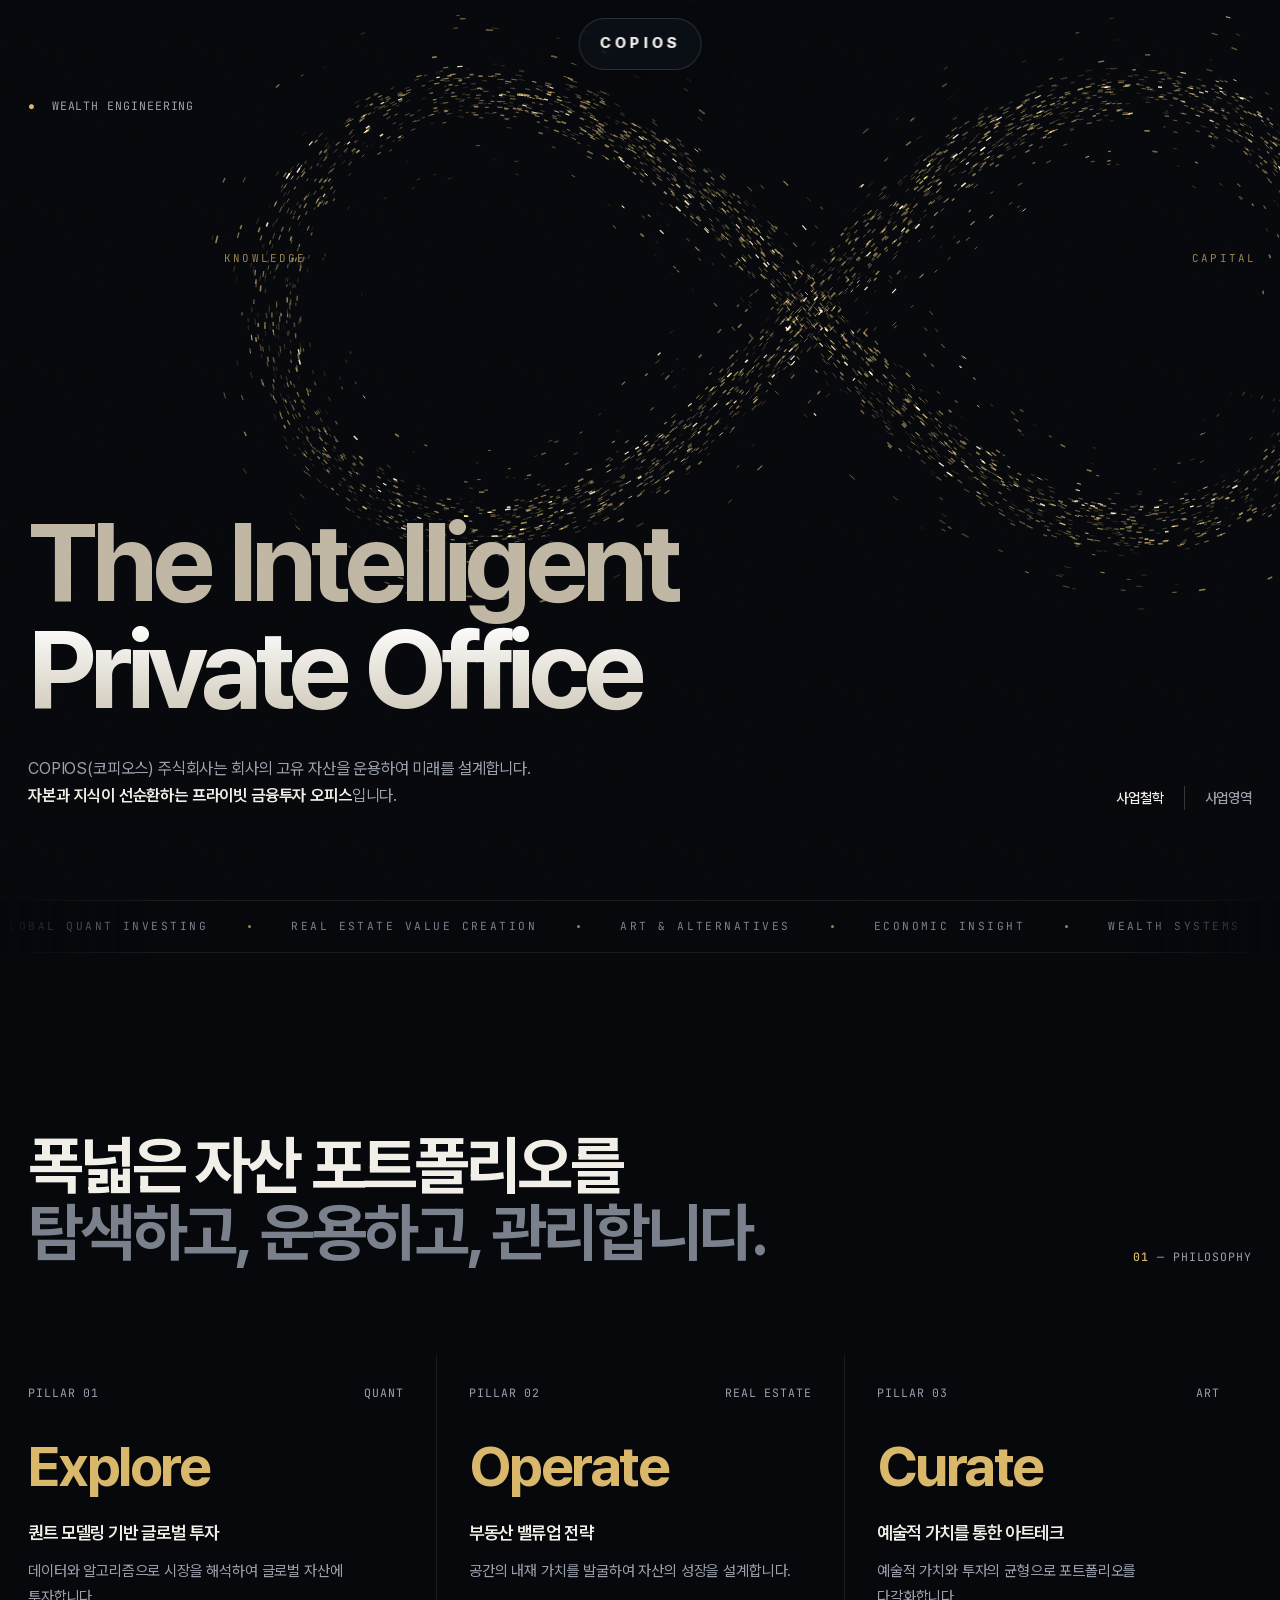
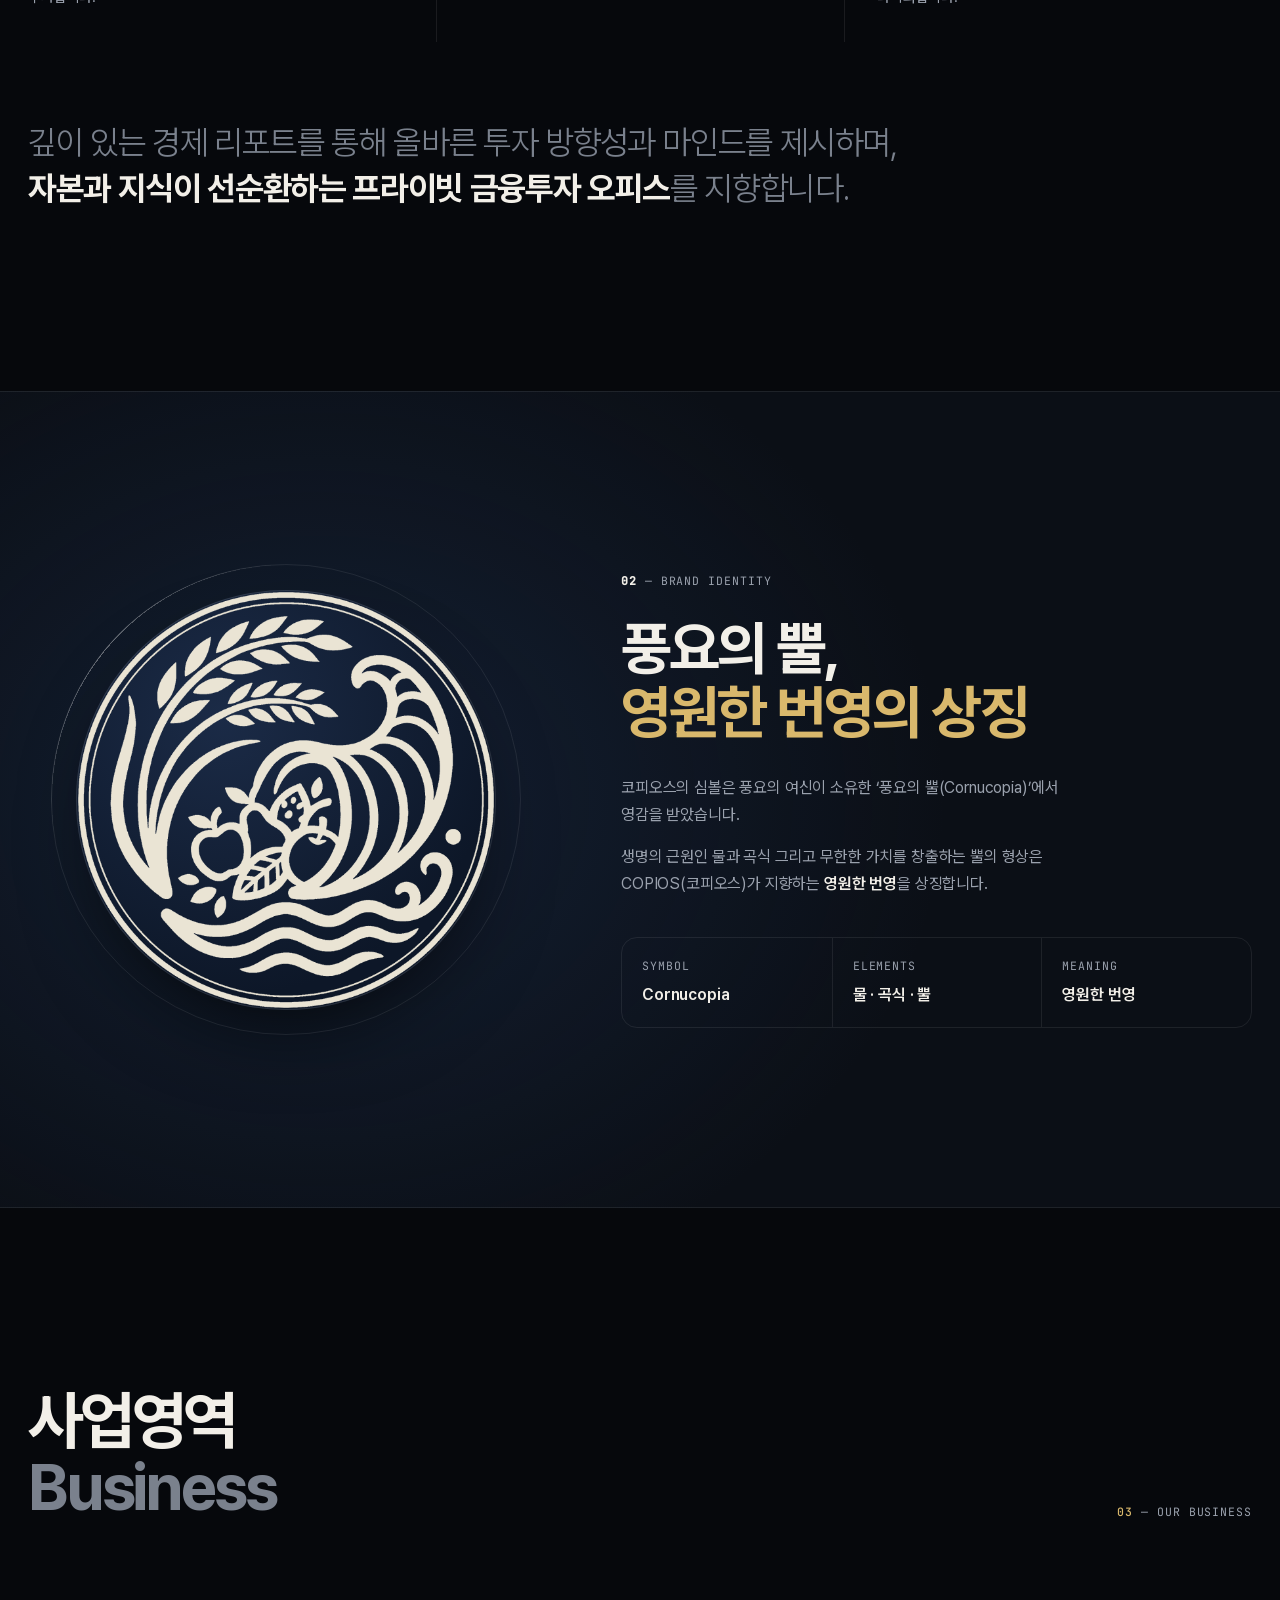
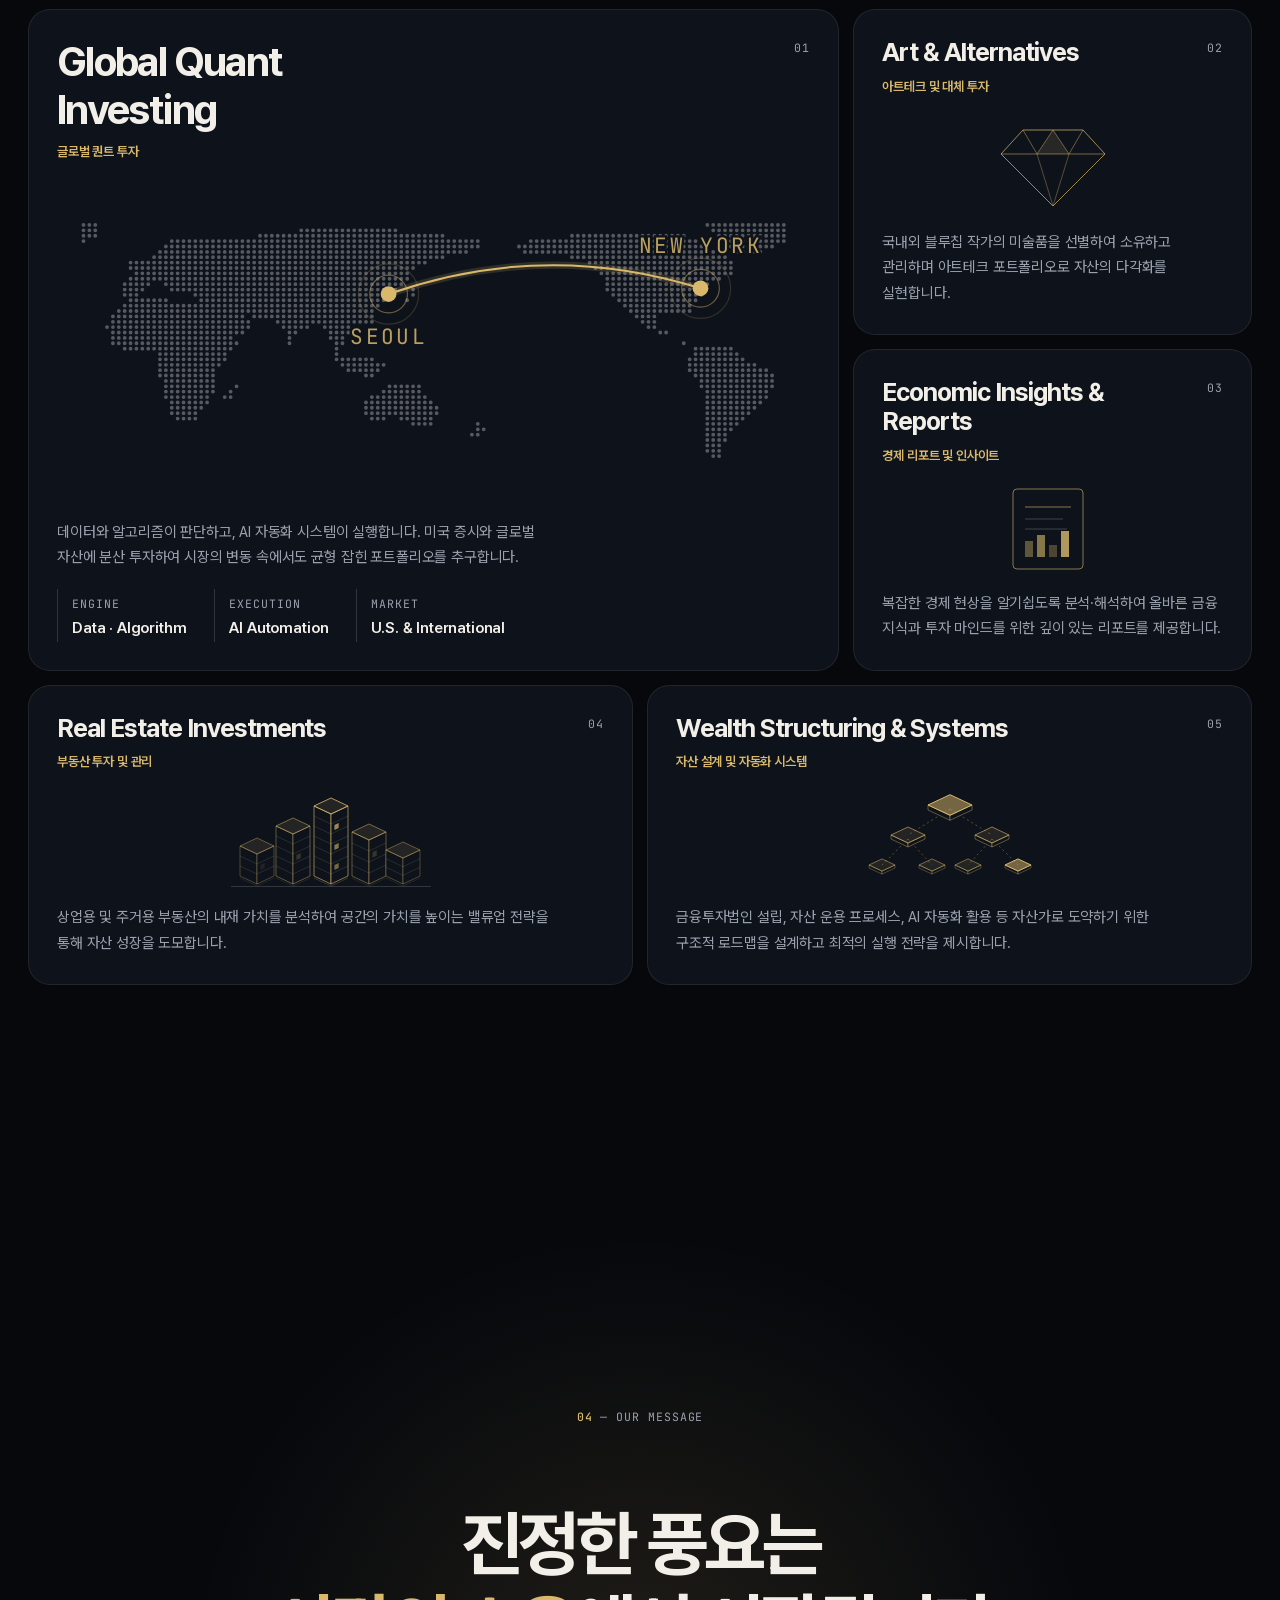
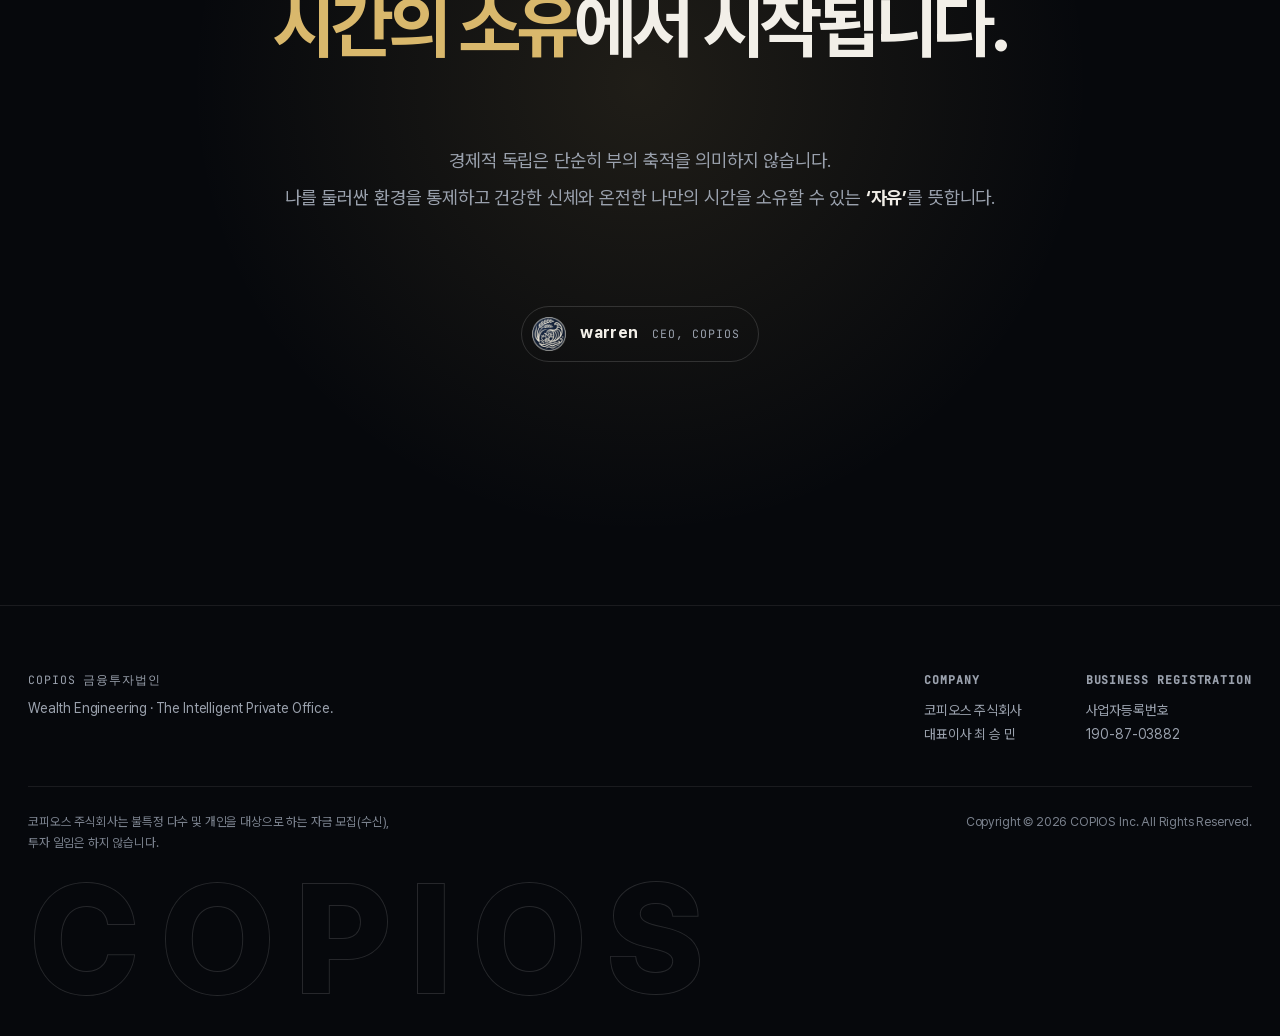
<file: index.html>
<!DOCTYPE html>
<html lang="ko">
<head>
  <meta charset="UTF-8" />
  <meta name="viewport" content="width=device-width, initial-scale=1.0" />
  <meta name="description" content="자본과 지식이 선순환하는 프라이빗 금융투자 오피스. The Intelligent Private Office." />
  <meta http-equiv="Content-Security-Policy" content="default-src 'self'; script-src 'self' 'unsafe-inline'; style-src 'self' 'unsafe-inline'; img-src 'self' data:; font-src 'self' data:; frame-src blob:; object-src 'none'; base-uri 'none'; form-action 'none'" />
  <meta name="referrer" content="strict-origin-when-cross-origin" />
  <meta name="robots" content="index, follow, max-image-preview:large" />
  <meta name="theme-color" content="#06080c" />
  <title>COPIOS 금융투자법인</title>
  <link rel="canonical" href="https://copios.co.kr/" />
  <meta property="og:type" content="website" />
  <meta property="og:site_name" content="COPIOS 금융투자법인" />
  <meta property="og:title" content="COPIOS 금융투자법인" />
  <meta property="og:description" content="자본과 지식이 선순환하는 프라이빗 오피스" />
  <meta property="og:url" content="https://copios.co.kr/" />
  <meta property="og:locale" content="ko_KR" />
  <meta property="og:image" content="https://copios.co.kr/assets/og3.jpg" />
  <meta property="og:image:type" content="image/jpeg" />
  <meta property="og:image:width" content="1200" />
  <meta property="og:image:height" content="630" />
  <meta property="og:image:alt" content="COPIOS — The Intelligent Private Office" />
  <meta name="twitter:card" content="summary_large_image" />
  <meta name="twitter:title" content="COPIOS 금융투자법인" />
  <meta name="twitter:description" content="자본과 지식이 선순환하는 프라이빗 오피스" />
  <meta name="twitter:image" content="https://copios.co.kr/assets/og3.jpg" />
  <link rel="icon" href="assets/logo.png" />
  <link rel="apple-touch-icon" href="assets/touch-icon.png" />
  <link rel="stylesheet" href="assets/fonts/pretendard/pretendardvariable-dynamic-subset.css" />
  <link rel="stylesheet" href="css/style.css" />
  <script type="application/ld+json">
  {"@context":"https://schema.org","@type":"Organization","@id":"https://copios.co.kr/#org","name":"코피오스 주식회사","alternateName":["COPIOS","코피오스","COPIOS Inc.","COPIOS 금융투자법인","COPIOS 투자법인","코피오스 금융투자법인","코피오스 투자법인"],"url":"https://copios.co.kr/","logo":{"@type":"ImageObject","url":"https://copios.co.kr/assets/logo.png","width":800,"height":800},"image":"https://copios.co.kr/assets/og3.jpg","slogan":"The Intelligent Private Office","description":"COPIOS(코피오스) 주식회사는 회사의 고유 자산을 운용하여 미래를 설계합니다. 자본과 지식이 선순환하는 프라이빗 금융투자 오피스입니다.","taxID":"190-87-03882","address":{"@type":"PostalAddress","addressCountry":"KR"},"knowsLanguage":["ko","en"]}
  </script>
</head>
<body>

<div class="grain" aria-hidden="true"></div>

<nav class="nav" aria-label="주 메뉴">
  <a class="brand" href="#top">COPIOS</a>
  <a class="l" href="#philosophy">Philosophy</a>
  <a class="l" href="#identity">Identity</a>
  <a class="l" href="#business">Business</a>
  <a class="l" href="#message">Message</a>
</nav>

<main id="top">
  <section class="hero">
    <canvas id="cycle" aria-hidden="true"></canvas>
    <span class="loop-tag" id="tagA" aria-hidden="true">CAPITAL</span>
    <span class="loop-tag" id="tagB" aria-hidden="true">KNOWLEDGE</span>
    <div class="hero-top"><div class="w"><span class="mono"><b>●</b>&nbsp; Wealth Engineering</span></div></div>
    <div class="hero-mid">
      <div class="w">
        <h1 class="fx"><span class="a">The Intelligent</span><span class="b">Private Office</span></h1>
        <div class="hero-row fx">
          <p>COPIOS(코피오스) 주식회사는 회사의 고유 자산을 운용하여 미래를 설계합니다.<br /><b>자본과 지식이 선순환하는 프라이빗 금융투자 오피스</b>입니다.</p>
          <div class="btns"><a class="btn p" href="#philosophy">사업철학</a><a class="btn g" href="#business">사업영역</a></div>
        </div>
      </div>
    </div>
  </section>

  <div class="marq" aria-hidden="true"><div class="marq-in">
    <span>Global Quant Investing</span><span>Real Estate Value Creation</span><span>Art &amp; Alternatives</span><span>Economic Insight</span><span>Wealth Systems</span>
    <span>Global Quant Investing</span><span>Real Estate Value Creation</span><span>Art &amp; Alternatives</span><span>Economic Insight</span><span>Wealth Systems</span>
    <span>Global Quant Investing</span><span>Real Estate Value Creation</span><span>Art &amp; Alternatives</span><span>Economic Insight</span><span>Wealth Systems</span>
    <span>Global Quant Investing</span><span>Real Estate Value Creation</span><span>Art &amp; Alternatives</span><span>Economic Insight</span><span>Wealth Systems</span>
    <span>Global Quant Investing</span><span>Real Estate Value Creation</span><span>Art &amp; Alternatives</span><span>Economic Insight</span><span>Wealth Systems</span>
    <span>Global Quant Investing</span><span>Real Estate Value Creation</span><span>Art &amp; Alternatives</span><span>Economic Insight</span><span>Wealth Systems</span>
  </div></div>

  <section class="sec" id="philosophy">
    <div class="w">
      <div class="head">
        <h2 class="fx">폭넓은 자산 포트폴리오를<br /><span>탐색하고, 운용하고, 관리합니다.</span></h2>
        <p class="mono fx"><b>01</b> — Philosophy</p>
      </div>
      <div class="verbs">
        <article class="verb fx"><div class="mono"><span>Pillar 01</span><span>Quant</span></div><div class="big"><em>Explore</em></div><h3>퀀트 모델링 기반 글로벌 투자</h3><p>데이터와 알고리즘으로 시장을 해석하여 글로벌 자산에 투자합니다.</p></article>
        <article class="verb fx"><div class="mono"><span>Pillar 02</span><span>Real Estate</span></div><div class="big"><em>Operate</em></div><h3>부동산 밸류업 전략</h3><p>공간의 내재 가치를 발굴하여 자산의 성장을 설계합니다.</p></article>
        <article class="verb fx"><div class="mono"><span>Pillar 03</span><span>Art</span></div><div class="big"><em>Curate</em></div><h3>예술적 가치를 통한 아트테크</h3><p>예술적 가치와 투자의 균형으로 포트폴리오를 다각화합니다.</p></article>
      </div>
      <p class="statement fx"><span>깊이 있는 경제 리포트를 통해 올바른 투자 방향성과 마인드를 제시하며,</span><br /><b>자본과 지식이 선순환하는 프라이빗 금융투자 오피스</b><span>를 지향합니다.</span></p>
    </div>
  </section>

  <section class="sec id" id="identity">
    <div class="w id-grid">
      <div class="emb fx" role="img" aria-label="COPIOS 심볼 — 풍요의 뿔(Cornucopia)"><div class="disc"></div><div class="img"></div></div>
      <div class="id-copy">
        <p class="mono fx"><b>02</b> — Brand Identity</p>
        <h2 class="fx">풍요의 뿔,<span>영원한 번영의 상징</span></h2>
        <p class="fx">코피오스의 심볼은 풍요의 여신이 소유한 ‘풍요의 뿔(Cornucopia)’에서 영감을 받았습니다.</p>
        <p class="fx">생명의 근원인 물과 곡식 그리고 무한한 가치를 창출하는 뿔의 형상은 COPIOS(코피오스)가 지향하는 <b>영원한 번영</b>을 상징합니다.</p>
        <dl class="spec fx">
          <div><dt class="mono">Symbol</dt><dd>Cornucopia</dd></div>
          <div><dt class="mono">Elements</dt><dd>물 · 곡식 · 뿔</dd></div>
          <div><dt class="mono">Meaning</dt><dd>영원한 번영</dd></div>
        </dl>
      </div>
    </div>
  </section>

  <section class="sec" id="business">
    <div class="w">
      <div class="head">
        <h2 class="fx">사업영역<br /><span>Business</span></h2>
        <p class="mono fx"><b>03</b> — Our Business</p>
      </div>
      <div class="bento">
        <article class="tile t1 fx">
          <div class="top"><div><h3>Global Quant<br />Investing</h3><p class="kr">글로벌 퀀트 투자</p></div><span class="mono">01</span></div>
          <div class="viz">
            <svg class="chart" viewBox="0 0 640 220" width="100%" preserveAspectRatio="xMidYMid meet" aria-hidden="true"><defs><linearGradient id="ga" x1="0" y1="0" x2="0" y2="1"><stop offset="0" stop-color="#d9b86c" stop-opacity=".28"/><stop offset="1" stop-color="#d9b86c" stop-opacity="0"/></linearGradient></defs><path d="M552.5 11h0M557.5 11h0M562.5 11h0M567.5 11h0M572.5 11h0M577.5 11h0M582.5 11h0M587.5 11h0M592.5 11h0M597.5 11h0M602.5 11h0M607.5 11h0M612.5 11h0M617.5 11h0M22.5 11h0M27.5 11h0M32.5 11h0M557.5 15.6h0M562.5 15.6h0M567.5 15.6h0M572.5 15.6h0M577.5 15.6h0M582.5 15.6h0M587.5 15.6h0M592.5 15.6h0M597.5 15.6h0M602.5 15.6h0M607.5 15.6h0M612.5 15.6h0M617.5 15.6h0M22.5 15.6h0M27.5 15.6h0M32.5 15.6h0M207.5 15.6h0M212.5 15.6h0M217.5 15.6h0M222.5 15.6h0M227.5 15.6h0M232.5 15.6h0M237.5 15.6h0M242.5 15.6h0M247.5 15.6h0M252.5 15.6h0M257.5 15.6h0M262.5 15.6h0M267.5 15.6h0M272.5 15.6h0M277.5 15.6h0M282.5 15.6h0M287.5 15.6h0M437.5 20.2h0M442.5 20.2h0M447.5 20.2h0M452.5 20.2h0M457.5 20.2h0M462.5 20.2h0M467.5 20.2h0M472.5 20.2h0M477.5 20.2h0M482.5 20.2h0M487.5 20.2h0M492.5 20.2h0M497.5 20.2h0M502.5 20.2h0M507.5 20.2h0M512.5 20.2h0M517.5 20.2h0M522.5 20.2h0M527.5 20.2h0M532.5 20.2h0M562.5 20.2h0M567.5 20.2h0M572.5 20.2h0M577.5 20.2h0M582.5 20.2h0M587.5 20.2h0M592.5 20.2h0M597.5 20.2h0M602.5 20.2h0M607.5 20.2h0M612.5 20.2h0M617.5 20.2h0M22.5 20.2h0M27.5 20.2h0M32.5 20.2h0M172.5 20.2h0M177.5 20.2h0M182.5 20.2h0M187.5 20.2h0M192.5 20.2h0M197.5 20.2h0M202.5 20.2h0M207.5 20.2h0M212.5 20.2h0M217.5 20.2h0M222.5 20.2h0M227.5 20.2h0M232.5 20.2h0M237.5 20.2h0M242.5 20.2h0M247.5 20.2h0M252.5 20.2h0M257.5 20.2h0M262.5 20.2h0M267.5 20.2h0M272.5 20.2h0M277.5 20.2h0M282.5 20.2h0M287.5 20.2h0M292.5 20.2h0M297.5 20.2h0M302.5 20.2h0M307.5 20.2h0M312.5 20.2h0M317.5 20.2h0M322.5 20.2h0M327.5 20.2h0M402.5 24.7h0M407.5 24.7h0M412.5 24.7h0M417.5 24.7h0M422.5 24.7h0M427.5 24.7h0M432.5 24.7h0M437.5 24.7h0M442.5 24.7h0M447.5 24.7h0M452.5 24.7h0M457.5 24.7h0M462.5 24.7h0M467.5 24.7h0M472.5 24.7h0M477.5 24.7h0M482.5 24.7h0M487.5 24.7h0M492.5 24.7h0M497.5 24.7h0M502.5 24.7h0M507.5 24.7h0M512.5 24.7h0M517.5 24.7h0M522.5 24.7h0M527.5 24.7h0M532.5 24.7h0M537.5 24.7h0M542.5 24.7h0M567.5 24.7h0M572.5 24.7h0M577.5 24.7h0M582.5 24.7h0M587.5 24.7h0M592.5 24.7h0M597.5 24.7h0M602.5 24.7h0M607.5 24.7h0M612.5 24.7h0M617.5 24.7h0M22.5 24.7h0M97.5 24.7h0M102.5 24.7h0M107.5 24.7h0M112.5 24.7h0M117.5 24.7h0M122.5 24.7h0M127.5 24.7h0M132.5 24.7h0M137.5 24.7h0M142.5 24.7h0M147.5 24.7h0M152.5 24.7h0M157.5 24.7h0M162.5 24.7h0M167.5 24.7h0M172.5 24.7h0M177.5 24.7h0M182.5 24.7h0M187.5 24.7h0M192.5 24.7h0M197.5 24.7h0M202.5 24.7h0M207.5 24.7h0M212.5 24.7h0M217.5 24.7h0M222.5 24.7h0M227.5 24.7h0M232.5 24.7h0M237.5 24.7h0M242.5 24.7h0M247.5 24.7h0M252.5 24.7h0M257.5 24.7h0M262.5 24.7h0M267.5 24.7h0M272.5 24.7h0M277.5 24.7h0M282.5 24.7h0M287.5 24.7h0M292.5 24.7h0M297.5 24.7h0M302.5 24.7h0M307.5 24.7h0M312.5 24.7h0M317.5 24.7h0M322.5 24.7h0M327.5 24.7h0M332.5 24.7h0M337.5 24.7h0M342.5 24.7h0M347.5 24.7h0M352.5 24.7h0M357.5 24.7h0M392.5 29.3h0M397.5 29.3h0M402.5 29.3h0M407.5 29.3h0M412.5 29.3h0M417.5 29.3h0M422.5 29.3h0M427.5 29.3h0M432.5 29.3h0M437.5 29.3h0M442.5 29.3h0M447.5 29.3h0M452.5 29.3h0M457.5 29.3h0M462.5 29.3h0M467.5 29.3h0M472.5 29.3h0M477.5 29.3h0M482.5 29.3h0M487.5 29.3h0M492.5 29.3h0M497.5 29.3h0M502.5 29.3h0M507.5 29.3h0M512.5 29.3h0M517.5 29.3h0M522.5 29.3h0M527.5 29.3h0M532.5 29.3h0M537.5 29.3h0M542.5 29.3h0M547.5 29.3h0M552.5 29.3h0M572.5 29.3h0M577.5 29.3h0M582.5 29.3h0M587.5 29.3h0M592.5 29.3h0M597.5 29.3h0M602.5 29.3h0M607.5 29.3h0M92.5 29.3h0M97.5 29.3h0M102.5 29.3h0M107.5 29.3h0M112.5 29.3h0M117.5 29.3h0M122.5 29.3h0M127.5 29.3h0M132.5 29.3h0M137.5 29.3h0M142.5 29.3h0M147.5 29.3h0M152.5 29.3h0M157.5 29.3h0M162.5 29.3h0M167.5 29.3h0M172.5 29.3h0M177.5 29.3h0M182.5 29.3h0M187.5 29.3h0M192.5 29.3h0M197.5 29.3h0M202.5 29.3h0M207.5 29.3h0M212.5 29.3h0M217.5 29.3h0M222.5 29.3h0M227.5 29.3h0M232.5 29.3h0M237.5 29.3h0M242.5 29.3h0M247.5 29.3h0M252.5 29.3h0M257.5 29.3h0M262.5 29.3h0M267.5 29.3h0M272.5 29.3h0M277.5 29.3h0M282.5 29.3h0M287.5 29.3h0M292.5 29.3h0M297.5 29.3h0M302.5 29.3h0M307.5 29.3h0M312.5 29.3h0M317.5 29.3h0M322.5 29.3h0M327.5 29.3h0M332.5 29.3h0M337.5 29.3h0M342.5 29.3h0M347.5 29.3h0M352.5 29.3h0M357.5 29.3h0M397.5 33.9h0M402.5 33.9h0M407.5 33.9h0M412.5 33.9h0M417.5 33.9h0M422.5 33.9h0M427.5 33.9h0M432.5 33.9h0M437.5 33.9h0M442.5 33.9h0M447.5 33.9h0M452.5 33.9h0M457.5 33.9h0M462.5 33.9h0M467.5 33.9h0M472.5 33.9h0M477.5 33.9h0M482.5 33.9h0M487.5 33.9h0M492.5 33.9h0M497.5 33.9h0M502.5 33.9h0M507.5 33.9h0M512.5 33.9h0M517.5 33.9h0M522.5 33.9h0M527.5 33.9h0M532.5 33.9h0M537.5 33.9h0M542.5 33.9h0M547.5 33.9h0M552.5 33.9h0M557.5 33.9h0M577.5 33.9h0M582.5 33.9h0M587.5 33.9h0M592.5 33.9h0M597.5 33.9h0M87.5 33.9h0M92.5 33.9h0M97.5 33.9h0M102.5 33.9h0M107.5 33.9h0M112.5 33.9h0M117.5 33.9h0M122.5 33.9h0M127.5 33.9h0M132.5 33.9h0M137.5 33.9h0M142.5 33.9h0M147.5 33.9h0M152.5 33.9h0M157.5 33.9h0M162.5 33.9h0M167.5 33.9h0M172.5 33.9h0M177.5 33.9h0M182.5 33.9h0M187.5 33.9h0M192.5 33.9h0M197.5 33.9h0M202.5 33.9h0M207.5 33.9h0M212.5 33.9h0M217.5 33.9h0M222.5 33.9h0M227.5 33.9h0M232.5 33.9h0M237.5 33.9h0M242.5 33.9h0M247.5 33.9h0M252.5 33.9h0M257.5 33.9h0M262.5 33.9h0M267.5 33.9h0M272.5 33.9h0M277.5 33.9h0M282.5 33.9h0M287.5 33.9h0M292.5 33.9h0M297.5 33.9h0M302.5 33.9h0M307.5 33.9h0M312.5 33.9h0M317.5 33.9h0M322.5 33.9h0M327.5 33.9h0M332.5 33.9h0M337.5 33.9h0M342.5 33.9h0M347.5 33.9h0M437.5 38.4h0M442.5 38.4h0M447.5 38.4h0M452.5 38.4h0M457.5 38.4h0M462.5 38.4h0M467.5 38.4h0M472.5 38.4h0M477.5 38.4h0M482.5 38.4h0M487.5 38.4h0M492.5 38.4h0M497.5 38.4h0M502.5 38.4h0M507.5 38.4h0M512.5 38.4h0M517.5 38.4h0M522.5 38.4h0M527.5 38.4h0M532.5 38.4h0M537.5 38.4h0M542.5 38.4h0M547.5 38.4h0M552.5 38.4h0M557.5 38.4h0M562.5 38.4h0M567.5 38.4h0M82.5 38.4h0M87.5 38.4h0M92.5 38.4h0M97.5 38.4h0M102.5 38.4h0M107.5 38.4h0M112.5 38.4h0M117.5 38.4h0M122.5 38.4h0M127.5 38.4h0M132.5 38.4h0M137.5 38.4h0M142.5 38.4h0M147.5 38.4h0M152.5 38.4h0M157.5 38.4h0M162.5 38.4h0M167.5 38.4h0M172.5 38.4h0M177.5 38.4h0M182.5 38.4h0M187.5 38.4h0M192.5 38.4h0M197.5 38.4h0M202.5 38.4h0M207.5 38.4h0M212.5 38.4h0M217.5 38.4h0M222.5 38.4h0M227.5 38.4h0M232.5 38.4h0M237.5 38.4h0M242.5 38.4h0M247.5 38.4h0M252.5 38.4h0M257.5 38.4h0M262.5 38.4h0M267.5 38.4h0M272.5 38.4h0M277.5 38.4h0M282.5 38.4h0M287.5 38.4h0M292.5 38.4h0M297.5 38.4h0M302.5 38.4h0M307.5 38.4h0M312.5 38.4h0M317.5 38.4h0M322.5 38.4h0M327.5 38.4h0M452.5 43h0M457.5 43h0M462.5 43h0M467.5 43h0M472.5 43h0M477.5 43h0M482.5 43h0M487.5 43h0M492.5 43h0M497.5 43h0M502.5 43h0M507.5 43h0M512.5 43h0M517.5 43h0M522.5 43h0M527.5 43h0M532.5 43h0M537.5 43h0M542.5 43h0M547.5 43h0M552.5 43h0M557.5 43h0M562.5 43h0M567.5 43h0M572.5 43h0M62.5 43h0M67.5 43h0M72.5 43h0M77.5 43h0M82.5 43h0M87.5 43h0M92.5 43h0M97.5 43h0M102.5 43h0M107.5 43h0M112.5 43h0M117.5 43h0M122.5 43h0M127.5 43h0M132.5 43h0M137.5 43h0M142.5 43h0M147.5 43h0M152.5 43h0M157.5 43h0M162.5 43h0M167.5 43h0M172.5 43h0M177.5 43h0M182.5 43h0M187.5 43h0M192.5 43h0M197.5 43h0M202.5 43h0M207.5 43h0M212.5 43h0M217.5 43h0M222.5 43h0M227.5 43h0M232.5 43h0M237.5 43h0M242.5 43h0M247.5 43h0M252.5 43h0M257.5 43h0M262.5 43h0M267.5 43h0M272.5 43h0M277.5 43h0M282.5 43h0M287.5 43h0M292.5 43h0M297.5 43h0M302.5 43h0M307.5 43h0M312.5 43h0M457.5 47.6h0M462.5 47.6h0M467.5 47.6h0M472.5 47.6h0M477.5 47.6h0M482.5 47.6h0M487.5 47.6h0M492.5 47.6h0M497.5 47.6h0M502.5 47.6h0M507.5 47.6h0M512.5 47.6h0M517.5 47.6h0M522.5 47.6h0M527.5 47.6h0M532.5 47.6h0M537.5 47.6h0M542.5 47.6h0M547.5 47.6h0M552.5 47.6h0M557.5 47.6h0M562.5 47.6h0M567.5 47.6h0M572.5 47.6h0M62.5 47.6h0M67.5 47.6h0M72.5 47.6h0M77.5 47.6h0M82.5 47.6h0M87.5 47.6h0M92.5 47.6h0M97.5 47.6h0M102.5 47.6h0M107.5 47.6h0M112.5 47.6h0M117.5 47.6h0M122.5 47.6h0M127.5 47.6h0M132.5 47.6h0M137.5 47.6h0M142.5 47.6h0M147.5 47.6h0M152.5 47.6h0M157.5 47.6h0M162.5 47.6h0M167.5 47.6h0M172.5 47.6h0M177.5 47.6h0M182.5 47.6h0M187.5 47.6h0M192.5 47.6h0M197.5 47.6h0M202.5 47.6h0M207.5 47.6h0M212.5 47.6h0M217.5 47.6h0M222.5 47.6h0M227.5 47.6h0M232.5 47.6h0M237.5 47.6h0M242.5 47.6h0M247.5 47.6h0M252.5 47.6h0M257.5 47.6h0M262.5 47.6h0M267.5 47.6h0M272.5 47.6h0M277.5 47.6h0M282.5 47.6h0M287.5 47.6h0M292.5 47.6h0M297.5 47.6h0M302.5 47.6h0M462.5 52.1h0M467.5 52.1h0M472.5 52.1h0M477.5 52.1h0M482.5 52.1h0M487.5 52.1h0M492.5 52.1h0M497.5 52.1h0M502.5 52.1h0M507.5 52.1h0M512.5 52.1h0M517.5 52.1h0M522.5 52.1h0M527.5 52.1h0M532.5 52.1h0M537.5 52.1h0M542.5 52.1h0M547.5 52.1h0M552.5 52.1h0M557.5 52.1h0M562.5 52.1h0M567.5 52.1h0M572.5 52.1h0M67.5 52.1h0M72.5 52.1h0M77.5 52.1h0M82.5 52.1h0M87.5 52.1h0M92.5 52.1h0M97.5 52.1h0M102.5 52.1h0M107.5 52.1h0M112.5 52.1h0M117.5 52.1h0M122.5 52.1h0M127.5 52.1h0M132.5 52.1h0M137.5 52.1h0M142.5 52.1h0M147.5 52.1h0M152.5 52.1h0M157.5 52.1h0M162.5 52.1h0M167.5 52.1h0M172.5 52.1h0M177.5 52.1h0M182.5 52.1h0M187.5 52.1h0M192.5 52.1h0M197.5 52.1h0M202.5 52.1h0M207.5 52.1h0M212.5 52.1h0M217.5 52.1h0M222.5 52.1h0M227.5 52.1h0M232.5 52.1h0M237.5 52.1h0M242.5 52.1h0M247.5 52.1h0M252.5 52.1h0M257.5 52.1h0M262.5 52.1h0M267.5 52.1h0M272.5 52.1h0M277.5 52.1h0M282.5 52.1h0M287.5 52.1h0M292.5 52.1h0M297.5 52.1h0M467.5 56.7h0M472.5 56.7h0M477.5 56.7h0M482.5 56.7h0M487.5 56.7h0M492.5 56.7h0M497.5 56.7h0M502.5 56.7h0M507.5 56.7h0M512.5 56.7h0M517.5 56.7h0M522.5 56.7h0M527.5 56.7h0M532.5 56.7h0M537.5 56.7h0M542.5 56.7h0M547.5 56.7h0M552.5 56.7h0M557.5 56.7h0M562.5 56.7h0M62.5 56.7h0M67.5 56.7h0M72.5 56.7h0M77.5 56.7h0M82.5 56.7h0M87.5 56.7h0M92.5 56.7h0M97.5 56.7h0M102.5 56.7h0M107.5 56.7h0M112.5 56.7h0M117.5 56.7h0M122.5 56.7h0M127.5 56.7h0M132.5 56.7h0M137.5 56.7h0M142.5 56.7h0M147.5 56.7h0M152.5 56.7h0M157.5 56.7h0M162.5 56.7h0M167.5 56.7h0M172.5 56.7h0M177.5 56.7h0M182.5 56.7h0M187.5 56.7h0M192.5 56.7h0M197.5 56.7h0M202.5 56.7h0M207.5 56.7h0M212.5 56.7h0M217.5 56.7h0M222.5 56.7h0M227.5 56.7h0M232.5 56.7h0M237.5 56.7h0M242.5 56.7h0M247.5 56.7h0M252.5 56.7h0M257.5 56.7h0M262.5 56.7h0M267.5 56.7h0M272.5 56.7h0M277.5 56.7h0M282.5 56.7h0M287.5 56.7h0M292.5 56.7h0M297.5 56.7h0M467.5 61.3h0M472.5 61.3h0M477.5 61.3h0M482.5 61.3h0M487.5 61.3h0M492.5 61.3h0M497.5 61.3h0M502.5 61.3h0M507.5 61.3h0M512.5 61.3h0M517.5 61.3h0M522.5 61.3h0M527.5 61.3h0M532.5 61.3h0M537.5 61.3h0M542.5 61.3h0M547.5 61.3h0M552.5 61.3h0M57.5 61.3h0M62.5 61.3h0M67.5 61.3h0M72.5 61.3h0M77.5 61.3h0M92.5 61.3h0M97.5 61.3h0M102.5 61.3h0M107.5 61.3h0M112.5 61.3h0M117.5 61.3h0M122.5 61.3h0M127.5 61.3h0M132.5 61.3h0M137.5 61.3h0M142.5 61.3h0M147.5 61.3h0M152.5 61.3h0M157.5 61.3h0M162.5 61.3h0M167.5 61.3h0M172.5 61.3h0M177.5 61.3h0M182.5 61.3h0M187.5 61.3h0M192.5 61.3h0M197.5 61.3h0M202.5 61.3h0M207.5 61.3h0M212.5 61.3h0M217.5 61.3h0M222.5 61.3h0M227.5 61.3h0M232.5 61.3h0M237.5 61.3h0M242.5 61.3h0M247.5 61.3h0M252.5 61.3h0M257.5 61.3h0M262.5 61.3h0M267.5 61.3h0M272.5 61.3h0M277.5 61.3h0M282.5 61.3h0M287.5 61.3h0M292.5 61.3h0M467.5 65.9h0M472.5 65.9h0M477.5 65.9h0M482.5 65.9h0M487.5 65.9h0M492.5 65.9h0M497.5 65.9h0M502.5 65.9h0M507.5 65.9h0M512.5 65.9h0M517.5 65.9h0M522.5 65.9h0M527.5 65.9h0M532.5 65.9h0M537.5 65.9h0M542.5 65.9h0M547.5 65.9h0M57.5 65.9h0M62.5 65.9h0M67.5 65.9h0M72.5 65.9h0M97.5 65.9h0M102.5 65.9h0M107.5 65.9h0M112.5 65.9h0M117.5 65.9h0M122.5 65.9h0M127.5 65.9h0M132.5 65.9h0M137.5 65.9h0M142.5 65.9h0M147.5 65.9h0M152.5 65.9h0M157.5 65.9h0M162.5 65.9h0M167.5 65.9h0M172.5 65.9h0M177.5 65.9h0M182.5 65.9h0M187.5 65.9h0M192.5 65.9h0M197.5 65.9h0M202.5 65.9h0M207.5 65.9h0M212.5 65.9h0M217.5 65.9h0M222.5 65.9h0M227.5 65.9h0M232.5 65.9h0M237.5 65.9h0M242.5 65.9h0M247.5 65.9h0M252.5 65.9h0M257.5 65.9h0M262.5 65.9h0M267.5 65.9h0M272.5 65.9h0M277.5 65.9h0M282.5 65.9h0M287.5 65.9h0M302.5 65.9h0M472.5 70.4h0M477.5 70.4h0M482.5 70.4h0M487.5 70.4h0M492.5 70.4h0M497.5 70.4h0M502.5 70.4h0M507.5 70.4h0M512.5 70.4h0M517.5 70.4h0M522.5 70.4h0M527.5 70.4h0M532.5 70.4h0M537.5 70.4h0M542.5 70.4h0M547.5 70.4h0M57.5 70.4h0M62.5 70.4h0M67.5 70.4h0M117.5 70.4h0M122.5 70.4h0M127.5 70.4h0M132.5 70.4h0M137.5 70.4h0M142.5 70.4h0M147.5 70.4h0M152.5 70.4h0M157.5 70.4h0M162.5 70.4h0M167.5 70.4h0M172.5 70.4h0M177.5 70.4h0M182.5 70.4h0M187.5 70.4h0M192.5 70.4h0M197.5 70.4h0M202.5 70.4h0M207.5 70.4h0M212.5 70.4h0M217.5 70.4h0M222.5 70.4h0M227.5 70.4h0M232.5 70.4h0M237.5 70.4h0M242.5 70.4h0M247.5 70.4h0M252.5 70.4h0M257.5 70.4h0M262.5 70.4h0M267.5 70.4h0M272.5 70.4h0M277.5 70.4h0M282.5 70.4h0M302.5 70.4h0M477.5 75h0M482.5 75h0M487.5 75h0M492.5 75h0M497.5 75h0M502.5 75h0M507.5 75h0M512.5 75h0M517.5 75h0M522.5 75h0M527.5 75h0M532.5 75h0M537.5 75h0M542.5 75h0M62.5 75h0M67.5 75h0M72.5 75h0M77.5 75h0M82.5 75h0M87.5 75h0M92.5 75h0M122.5 75h0M127.5 75h0M132.5 75h0M137.5 75h0M142.5 75h0M147.5 75h0M152.5 75h0M157.5 75h0M162.5 75h0M167.5 75h0M172.5 75h0M177.5 75h0M182.5 75h0M187.5 75h0M192.5 75h0M197.5 75h0M202.5 75h0M207.5 75h0M212.5 75h0M217.5 75h0M222.5 75h0M227.5 75h0M232.5 75h0M237.5 75h0M242.5 75h0M247.5 75h0M252.5 75h0M257.5 75h0M262.5 75h0M267.5 75h0M272.5 75h0M277.5 75h0M297.5 75h0M482.5 79.6h0M487.5 79.6h0M492.5 79.6h0M497.5 79.6h0M502.5 79.6h0M507.5 79.6h0M512.5 79.6h0M517.5 79.6h0M522.5 79.6h0M527.5 79.6h0M532.5 79.6h0M537.5 79.6h0M57.5 79.6h0M62.5 79.6h0M67.5 79.6h0M72.5 79.6h0M77.5 79.6h0M82.5 79.6h0M87.5 79.6h0M92.5 79.6h0M97.5 79.6h0M102.5 79.6h0M107.5 79.6h0M112.5 79.6h0M117.5 79.6h0M122.5 79.6h0M127.5 79.6h0M132.5 79.6h0M137.5 79.6h0M142.5 79.6h0M147.5 79.6h0M152.5 79.6h0M157.5 79.6h0M162.5 79.6h0M167.5 79.6h0M172.5 79.6h0M177.5 79.6h0M182.5 79.6h0M187.5 79.6h0M192.5 79.6h0M197.5 79.6h0M202.5 79.6h0M207.5 79.6h0M212.5 79.6h0M217.5 79.6h0M222.5 79.6h0M227.5 79.6h0M232.5 79.6h0M237.5 79.6h0M242.5 79.6h0M247.5 79.6h0M252.5 79.6h0M257.5 79.6h0M262.5 79.6h0M267.5 79.6h0M272.5 79.6h0M487.5 84.1h0M492.5 84.1h0M497.5 84.1h0M502.5 84.1h0M507.5 84.1h0M512.5 84.1h0M517.5 84.1h0M522.5 84.1h0M527.5 84.1h0M532.5 84.1h0M537.5 84.1h0M52.5 84.1h0M57.5 84.1h0M62.5 84.1h0M67.5 84.1h0M72.5 84.1h0M77.5 84.1h0M82.5 84.1h0M87.5 84.1h0M92.5 84.1h0M97.5 84.1h0M102.5 84.1h0M107.5 84.1h0M112.5 84.1h0M117.5 84.1h0M122.5 84.1h0M127.5 84.1h0M132.5 84.1h0M137.5 84.1h0M142.5 84.1h0M147.5 84.1h0M152.5 84.1h0M157.5 84.1h0M162.5 84.1h0M167.5 84.1h0M172.5 84.1h0M177.5 84.1h0M182.5 84.1h0M187.5 84.1h0M192.5 84.1h0M197.5 84.1h0M202.5 84.1h0M207.5 84.1h0M212.5 84.1h0M217.5 84.1h0M222.5 84.1h0M227.5 84.1h0M232.5 84.1h0M237.5 84.1h0M242.5 84.1h0M247.5 84.1h0M252.5 84.1h0M257.5 84.1h0M262.5 84.1h0M267.5 84.1h0M492.5 88.7h0M497.5 88.7h0M502.5 88.7h0M507.5 88.7h0M47.5 88.7h0M52.5 88.7h0M57.5 88.7h0M62.5 88.7h0M67.5 88.7h0M72.5 88.7h0M77.5 88.7h0M82.5 88.7h0M87.5 88.7h0M92.5 88.7h0M97.5 88.7h0M102.5 88.7h0M107.5 88.7h0M112.5 88.7h0M117.5 88.7h0M122.5 88.7h0M127.5 88.7h0M132.5 88.7h0M137.5 88.7h0M142.5 88.7h0M147.5 88.7h0M152.5 88.7h0M157.5 88.7h0M167.5 88.7h0M172.5 88.7h0M177.5 88.7h0M182.5 88.7h0M187.5 88.7h0M192.5 88.7h0M197.5 88.7h0M202.5 88.7h0M207.5 88.7h0M212.5 88.7h0M217.5 88.7h0M222.5 88.7h0M227.5 88.7h0M232.5 88.7h0M237.5 88.7h0M242.5 88.7h0M247.5 88.7h0M252.5 88.7h0M257.5 88.7h0M262.5 88.7h0M267.5 88.7h0M497.5 93.3h0M502.5 93.3h0M507.5 93.3h0M47.5 93.3h0M52.5 93.3h0M57.5 93.3h0M62.5 93.3h0M67.5 93.3h0M72.5 93.3h0M77.5 93.3h0M82.5 93.3h0M87.5 93.3h0M92.5 93.3h0M97.5 93.3h0M102.5 93.3h0M107.5 93.3h0M112.5 93.3h0M117.5 93.3h0M122.5 93.3h0M127.5 93.3h0M132.5 93.3h0M137.5 93.3h0M142.5 93.3h0M147.5 93.3h0M152.5 93.3h0M157.5 93.3h0M162.5 93.3h0M187.5 93.3h0M192.5 93.3h0M197.5 93.3h0M202.5 93.3h0M207.5 93.3h0M212.5 93.3h0M217.5 93.3h0M222.5 93.3h0M227.5 93.3h0M232.5 93.3h0M237.5 93.3h0M242.5 93.3h0M247.5 93.3h0M252.5 93.3h0M257.5 93.3h0M262.5 93.3h0M267.5 93.3h0M502.5 97.8h0M507.5 97.8h0M42.5 97.8h0M47.5 97.8h0M52.5 97.8h0M57.5 97.8h0M62.5 97.8h0M67.5 97.8h0M72.5 97.8h0M77.5 97.8h0M82.5 97.8h0M87.5 97.8h0M92.5 97.8h0M97.5 97.8h0M102.5 97.8h0M107.5 97.8h0M112.5 97.8h0M117.5 97.8h0M122.5 97.8h0M127.5 97.8h0M132.5 97.8h0M137.5 97.8h0M142.5 97.8h0M147.5 97.8h0M152.5 97.8h0M157.5 97.8h0M162.5 97.8h0M192.5 97.8h0M197.5 97.8h0M202.5 97.8h0M207.5 97.8h0M212.5 97.8h0M227.5 97.8h0M232.5 97.8h0M237.5 97.8h0M242.5 97.8h0M247.5 97.8h0M512.5 102.4h0M517.5 102.4h0M47.5 102.4h0M52.5 102.4h0M57.5 102.4h0M62.5 102.4h0M67.5 102.4h0M72.5 102.4h0M77.5 102.4h0M82.5 102.4h0M87.5 102.4h0M92.5 102.4h0M97.5 102.4h0M102.5 102.4h0M107.5 102.4h0M112.5 102.4h0M117.5 102.4h0M122.5 102.4h0M127.5 102.4h0M132.5 102.4h0M137.5 102.4h0M142.5 102.4h0M147.5 102.4h0M152.5 102.4h0M157.5 102.4h0M197.5 102.4h0M202.5 102.4h0M232.5 102.4h0M237.5 102.4h0M242.5 102.4h0M247.5 102.4h0M47.5 107h0M52.5 107h0M57.5 107h0M62.5 107h0M67.5 107h0M72.5 107h0M77.5 107h0M82.5 107h0M87.5 107h0M92.5 107h0M97.5 107h0M102.5 107h0M107.5 107h0M112.5 107h0M117.5 107h0M122.5 107h0M127.5 107h0M132.5 107h0M137.5 107h0M142.5 107h0M147.5 107h0M197.5 107h0M232.5 107h0M237.5 107h0M242.5 107h0M532.5 111.5h0M47.5 111.5h0M52.5 111.5h0M57.5 111.5h0M62.5 111.5h0M67.5 111.5h0M72.5 111.5h0M77.5 111.5h0M82.5 111.5h0M87.5 111.5h0M92.5 111.5h0M97.5 111.5h0M102.5 111.5h0M107.5 111.5h0M112.5 111.5h0M117.5 111.5h0M122.5 111.5h0M127.5 111.5h0M132.5 111.5h0M137.5 111.5h0M142.5 111.5h0M147.5 111.5h0M152.5 111.5h0M197.5 111.5h0M237.5 111.5h0M242.5 111.5h0M542.5 116.1h0M547.5 116.1h0M552.5 116.1h0M557.5 116.1h0M562.5 116.1h0M567.5 116.1h0M572.5 116.1h0M57.5 116.1h0M62.5 116.1h0M67.5 116.1h0M72.5 116.1h0M77.5 116.1h0M82.5 116.1h0M87.5 116.1h0M92.5 116.1h0M97.5 116.1h0M102.5 116.1h0M107.5 116.1h0M112.5 116.1h0M117.5 116.1h0M122.5 116.1h0M127.5 116.1h0M132.5 116.1h0M137.5 116.1h0M142.5 116.1h0M147.5 116.1h0M237.5 116.1h0M542.5 120.7h0M547.5 120.7h0M552.5 120.7h0M557.5 120.7h0M562.5 120.7h0M567.5 120.7h0M572.5 120.7h0M577.5 120.7h0M87.5 120.7h0M92.5 120.7h0M97.5 120.7h0M102.5 120.7h0M107.5 120.7h0M112.5 120.7h0M117.5 120.7h0M122.5 120.7h0M127.5 120.7h0M132.5 120.7h0M137.5 120.7h0M142.5 120.7h0M237.5 120.7h0M537.5 125.2h0M542.5 125.2h0M547.5 125.2h0M552.5 125.2h0M557.5 125.2h0M562.5 125.2h0M567.5 125.2h0M572.5 125.2h0M577.5 125.2h0M582.5 125.2h0M87.5 125.2h0M92.5 125.2h0M97.5 125.2h0M102.5 125.2h0M107.5 125.2h0M112.5 125.2h0M117.5 125.2h0M122.5 125.2h0M127.5 125.2h0M132.5 125.2h0M137.5 125.2h0M142.5 125.2h0M237.5 125.2h0M242.5 125.2h0M247.5 125.2h0M252.5 125.2h0M257.5 125.2h0M262.5 125.2h0M267.5 125.2h0M537.5 129.8h0M542.5 129.8h0M547.5 129.8h0M552.5 129.8h0M557.5 129.8h0M562.5 129.8h0M567.5 129.8h0M572.5 129.8h0M577.5 129.8h0M582.5 129.8h0M587.5 129.8h0M592.5 129.8h0M87.5 129.8h0M92.5 129.8h0M97.5 129.8h0M102.5 129.8h0M107.5 129.8h0M112.5 129.8h0M117.5 129.8h0M122.5 129.8h0M127.5 129.8h0M132.5 129.8h0M137.5 129.8h0M242.5 129.8h0M247.5 129.8h0M252.5 129.8h0M257.5 129.8h0M262.5 129.8h0M267.5 129.8h0M272.5 129.8h0M277.5 129.8h0M537.5 134.4h0M542.5 134.4h0M547.5 134.4h0M552.5 134.4h0M557.5 134.4h0M562.5 134.4h0M567.5 134.4h0M572.5 134.4h0M577.5 134.4h0M582.5 134.4h0M587.5 134.4h0M592.5 134.4h0M597.5 134.4h0M602.5 134.4h0M87.5 134.4h0M92.5 134.4h0M97.5 134.4h0M102.5 134.4h0M107.5 134.4h0M112.5 134.4h0M117.5 134.4h0M122.5 134.4h0M127.5 134.4h0M132.5 134.4h0M247.5 134.4h0M252.5 134.4h0M257.5 134.4h0M262.5 134.4h0M267.5 134.4h0M272.5 134.4h0M542.5 138.9h0M547.5 138.9h0M552.5 138.9h0M557.5 138.9h0M562.5 138.9h0M567.5 138.9h0M572.5 138.9h0M577.5 138.9h0M582.5 138.9h0M587.5 138.9h0M592.5 138.9h0M597.5 138.9h0M602.5 138.9h0M607.5 138.9h0M87.5 138.9h0M92.5 138.9h0M97.5 138.9h0M102.5 138.9h0M107.5 138.9h0M112.5 138.9h0M117.5 138.9h0M122.5 138.9h0M127.5 138.9h0M132.5 138.9h0M262.5 138.9h0M267.5 138.9h0M547.5 143.5h0M552.5 143.5h0M557.5 143.5h0M562.5 143.5h0M567.5 143.5h0M572.5 143.5h0M577.5 143.5h0M582.5 143.5h0M587.5 143.5h0M592.5 143.5h0M597.5 143.5h0M602.5 143.5h0M607.5 143.5h0M92.5 143.5h0M97.5 143.5h0M102.5 143.5h0M107.5 143.5h0M112.5 143.5h0M117.5 143.5h0M122.5 143.5h0M127.5 143.5h0M132.5 143.5h0M547.5 148.1h0M552.5 148.1h0M557.5 148.1h0M562.5 148.1h0M567.5 148.1h0M572.5 148.1h0M577.5 148.1h0M582.5 148.1h0M587.5 148.1h0M592.5 148.1h0M597.5 148.1h0M602.5 148.1h0M607.5 148.1h0M92.5 148.1h0M97.5 148.1h0M102.5 148.1h0M107.5 148.1h0M112.5 148.1h0M117.5 148.1h0M122.5 148.1h0M127.5 148.1h0M132.5 148.1h0M152.5 148.1h0M282.5 148.1h0M287.5 148.1h0M292.5 148.1h0M297.5 148.1h0M302.5 148.1h0M307.5 148.1h0M552.5 152.6h0M557.5 152.6h0M562.5 152.6h0M567.5 152.6h0M572.5 152.6h0M577.5 152.6h0M582.5 152.6h0M587.5 152.6h0M592.5 152.6h0M597.5 152.6h0M602.5 152.6h0M92.5 152.6h0M97.5 152.6h0M102.5 152.6h0M107.5 152.6h0M112.5 152.6h0M117.5 152.6h0M122.5 152.6h0M127.5 152.6h0M132.5 152.6h0M147.5 152.6h0M277.5 152.6h0M282.5 152.6h0M287.5 152.6h0M292.5 152.6h0M297.5 152.6h0M302.5 152.6h0M307.5 152.6h0M552.5 157.2h0M557.5 157.2h0M562.5 157.2h0M567.5 157.2h0M572.5 157.2h0M577.5 157.2h0M582.5 157.2h0M587.5 157.2h0M592.5 157.2h0M597.5 157.2h0M602.5 157.2h0M92.5 157.2h0M97.5 157.2h0M102.5 157.2h0M107.5 157.2h0M112.5 157.2h0M117.5 157.2h0M122.5 157.2h0M127.5 157.2h0M142.5 157.2h0M147.5 157.2h0M267.5 157.2h0M272.5 157.2h0M277.5 157.2h0M282.5 157.2h0M287.5 157.2h0M292.5 157.2h0M297.5 157.2h0M302.5 157.2h0M307.5 157.2h0M312.5 157.2h0M552.5 161.8h0M557.5 161.8h0M562.5 161.8h0M567.5 161.8h0M572.5 161.8h0M577.5 161.8h0M582.5 161.8h0M587.5 161.8h0M592.5 161.8h0M597.5 161.8h0M97.5 161.8h0M102.5 161.8h0M107.5 161.8h0M112.5 161.8h0M117.5 161.8h0M122.5 161.8h0M127.5 161.8h0M262.5 161.8h0M267.5 161.8h0M272.5 161.8h0M277.5 161.8h0M282.5 161.8h0M287.5 161.8h0M292.5 161.8h0M297.5 161.8h0M302.5 161.8h0M307.5 161.8h0M312.5 161.8h0M317.5 161.8h0M552.5 166.3h0M557.5 166.3h0M562.5 166.3h0M567.5 166.3h0M572.5 166.3h0M577.5 166.3h0M582.5 166.3h0M587.5 166.3h0M592.5 166.3h0M97.5 166.3h0M102.5 166.3h0M107.5 166.3h0M112.5 166.3h0M117.5 166.3h0M122.5 166.3h0M262.5 166.3h0M267.5 166.3h0M272.5 166.3h0M277.5 166.3h0M282.5 166.3h0M287.5 166.3h0M292.5 166.3h0M297.5 166.3h0M302.5 166.3h0M307.5 166.3h0M312.5 166.3h0M317.5 166.3h0M322.5 166.3h0M552.5 170.9h0M557.5 170.9h0M562.5 170.9h0M567.5 170.9h0M572.5 170.9h0M577.5 170.9h0M582.5 170.9h0M587.5 170.9h0M97.5 170.9h0M102.5 170.9h0M107.5 170.9h0M112.5 170.9h0M117.5 170.9h0M262.5 170.9h0M267.5 170.9h0M272.5 170.9h0M277.5 170.9h0M282.5 170.9h0M287.5 170.9h0M292.5 170.9h0M297.5 170.9h0M302.5 170.9h0M307.5 170.9h0M312.5 170.9h0M317.5 170.9h0M322.5 170.9h0M552.5 175.5h0M557.5 175.5h0M562.5 175.5h0M567.5 175.5h0M572.5 175.5h0M577.5 175.5h0M582.5 175.5h0M102.5 175.5h0M107.5 175.5h0M112.5 175.5h0M117.5 175.5h0M267.5 175.5h0M272.5 175.5h0M277.5 175.5h0M292.5 175.5h0M297.5 175.5h0M302.5 175.5h0M307.5 175.5h0M312.5 175.5h0M317.5 175.5h0M552.5 180h0M557.5 180h0M562.5 180h0M567.5 180h0M572.5 180h0M577.5 180h0M302.5 180h0M307.5 180h0M312.5 180h0M317.5 180h0M357.5 180h0M552.5 184.6h0M557.5 184.6h0M562.5 184.6h0M567.5 184.6h0M572.5 184.6h0M357.5 184.6h0M362.5 184.6h0M552.5 189.2h0M557.5 189.2h0M562.5 189.2h0M567.5 189.2h0M352.5 189.2h0M357.5 189.2h0M552.5 193.7h0M557.5 193.7h0M562.5 193.7h0M567.5 193.7h0M552.5 198.3h0M557.5 198.3h0M562.5 198.3h0M552.5 202.9h0M557.5 202.9h0M562.5 202.9h0M557.5 207.4h0M562.5 207.4h0" stroke="#fff" stroke-opacity="0.3" stroke-width="3.24" stroke-linecap="round"/><path d="M281.7,69.7 Q414.2,23.2 546.7,64.8" fill="none" stroke="#d9b86c" stroke-opacity=".16" stroke-width="6"/><path class="ln" d="M281.7,69.7 Q414.2,23.2 546.7,64.8" style="stroke-width:1.7"/><circle cx="546.7" cy="64.8" r="25.6" fill="none" stroke="#d9b86c" stroke-opacity=".18"/><circle cx="546.7" cy="64.8" r="16" fill="none" stroke="#d9b86c" stroke-opacity=".45"/><circle cx="546.7" cy="64.8" r="6.7" fill="#d9b86c"/><circle cx="281.7" cy="69.7" r="25.6" fill="none" stroke="#d9b86c" stroke-opacity=".18"/><circle cx="281.7" cy="69.7" r="16" fill="none" stroke="#d9b86c" stroke-opacity=".45"/><circle cx="281.7" cy="69.7" r="6.7" fill="#d9b86c"/><text x="546.7" y="35.2" text-anchor="middle" fill="#d9b86c" fill-opacity=".85" style="font-family:var(--mono);paint-order:stroke" stroke="#0e131b" stroke-width="4" font-size="18" letter-spacing="2">NEW YORK</text><text x="281.7" y="112.2" text-anchor="middle" fill="#d9b86c" fill-opacity=".85" style="font-family:var(--mono);paint-order:stroke" stroke="#0e131b" stroke-width="4" font-size="18" letter-spacing="2">SEOUL</text></svg>
          </div>
          <div><p>데이터와 알고리즘이 판단하고, AI 자동화 시스템이 실행합니다. 미국 증시와 글로벌 자산에 분산 투자하여 시장의 변동 속에서도 균형 잡힌 포트폴리오를 추구합니다.</p>
          <div class="kpis"><div><span class="mono">Engine</span><b>Data · Algorithm</b></div><div><span class="mono">Execution</span><b>AI Automation</b></div><div><span class="mono">Market</span><b>U.S. &amp; International</b></div></div></div>
        </article>
        <article class="tile t2 fx">
          <div class="top"><div><h3>Art &amp; Alternatives</h3><p class="kr">아트테크 및 대체 투자</p></div><span class="mono">02</span></div>
          <div class="viz"><svg width="132" height="96" viewBox="0 0 132 96" aria-hidden="true"><g fill="none" stroke="#d9b86c" stroke-linejoin="round"><path d="M36 14 H96 L118 38 L66 90 L14 38 Z" stroke-opacity=".7"/><path d="M14 38 H118" stroke-opacity=".5"/><path d="M36 14 L50 38 L66 14 L82 38 L96 14" stroke-opacity=".45"/><path d="M50 38 L66 90 L82 38" stroke-opacity=".35"/></g><path d="M50 38 L66 14 L82 38 Z" fill="#d9b86c" fill-opacity=".12"/></svg></div>
          <p>국내외 블루칩 작가의 미술품을 선별하여 소유하고 관리하며 아트테크 포트폴리오로 자산의 다각화를 실현합니다.</p>
        </article>
        <article class="tile t3 fx">
          <div class="top"><div><h3>Economic Insights &amp; Reports</h3><p class="kr">경제 리포트 및 인사이트</p></div><span class="mono">03</span></div>
          <div class="viz"><svg width="120" height="88" viewBox="0 0 120 88" aria-hidden="true"><rect x="20" y="4" width="70" height="80" rx="4" fill="none" stroke="#d9b86c" stroke-opacity=".6"/><line x1="32" y1="22" x2="78" y2="22" stroke="#d9b86c" stroke-opacity=".6"/><line x1="32" y1="34" x2="70" y2="34" stroke="#fff" stroke-opacity=".2"/><line x1="32" y1="44" x2="74" y2="44" stroke="#fff" stroke-opacity=".2"/><rect x="32" y="56" width="8" height="16" fill="#d9b86c" fill-opacity=".4"/><rect x="44" y="50" width="8" height="22" fill="#d9b86c" fill-opacity=".6"/><rect x="56" y="60" width="8" height="12" fill="#d9b86c" fill-opacity=".3"/><rect x="68" y="46" width="8" height="26" fill="#d9b86c" fill-opacity=".8"/></svg></div>
          <p>복잡한 경제 현상을 알기쉽도록 분석·해석하여 올바른 금융 지식과 투자 마인드를 위한 깊이 있는 리포트를 제공합니다.</p>
        </article>
        <article class="tile t4 fx">
          <div class="top"><div><h3>Real Estate Investments</h3><p class="kr">부동산 투자 및 관리</p></div><span class="mono">04</span></div>
          <div class="viz"><svg width="200" height="96" viewBox="0 0 200 96" aria-hidden="true"><line x1="0" y1="95.5" x2="200" y2="95.5" stroke="#fff" stroke-opacity=".15"/><path d="M9 85 L26 93 L43 85" transform="translate(0 2)" fill="none" stroke="#d9b86c" stroke-opacity="0.1"/><path d="M9 55 L26 63 L26 93 L9 85 Z" fill="#0e131b" stroke="#d9b86c" stroke-opacity="0.3" stroke-linejoin="round"/><path d="M26 63 L43 55 L43 85 L26 93 Z" fill="#0e131b" stroke="#d9b86c" stroke-opacity="0.3" stroke-linejoin="round"/><g stroke="#fff" stroke-opacity="0.1"><line x1="9" y1="65" x2="26" y2="73"/><line x1="26" y1="73" x2="43" y2="65"/><line x1="9" y1="75" x2="26" y2="83"/><line x1="26" y1="83" x2="43" y2="75"/></g><path d="M29.4 73.9 33.6 71.9 33.6 76.9 29.4 78.9 Z" fill="#d9b86c" fill-opacity="0.1"/><path d="M26 47 L43 55 L26 63 L9 55 Z" fill="#d9b86c" fill-opacity="0.1" stroke="#d9b86c" stroke-opacity="0.4" stroke-linejoin="round"/><path d="M45 85 L62 93 L79 85" transform="translate(0 2)" fill="none" stroke="#d9b86c" stroke-opacity="0.1"/><path d="M45 35 L62 43 L62 93 L45 85 Z" fill="#0e131b" stroke="#d9b86c" stroke-opacity="0.4" stroke-linejoin="round"/><path d="M62 43 L79 35 L79 85 L62 93 Z" fill="#0e131b" stroke="#d9b86c" stroke-opacity="0.4" stroke-linejoin="round"/><g stroke="#fff" stroke-opacity="0.1"><line x1="45" y1="45" x2="62" y2="53"/><line x1="62" y1="53" x2="79" y2="45"/><line x1="45" y1="55" x2="62" y2="63"/><line x1="62" y1="63" x2="79" y2="55"/><line x1="45" y1="65" x2="62" y2="73"/><line x1="62" y1="73" x2="79" y2="65"/><line x1="45" y1="75" x2="62" y2="83"/><line x1="62" y1="83" x2="79" y2="75"/></g><path d="M65.4 63.9 69.7 61.9 69.7 66.9 65.4 68.9 Z" fill="#d9b86c" fill-opacity="0.2"/><path d="M62 27 L79 35 L62 43 L45 35 Z" fill="#d9b86c" fill-opacity="0.1" stroke="#d9b86c" stroke-opacity="0.5" stroke-linejoin="round"/><path d="M83 85 L100 93 L117 85" transform="translate(0 2)" fill="none" stroke="#d9b86c" stroke-opacity="0.2"/><path d="M83 15 L100 23 L100 93 L83 85 Z" fill="#0e131b" stroke="#d9b86c" stroke-opacity="0.6" stroke-linejoin="round"/><path d="M100 23 L117 15 L117 85 L100 93 Z" fill="#0e131b" stroke="#d9b86c" stroke-opacity="0.6" stroke-linejoin="round"/><g stroke="#fff" stroke-opacity="0.1"><line x1="83" y1="25" x2="100" y2="33"/><line x1="100" y1="33" x2="117" y2="25"/><line x1="83" y1="35" x2="100" y2="43"/><line x1="100" y1="43" x2="117" y2="35"/><line x1="83" y1="45" x2="100" y2="53"/><line x1="100" y1="53" x2="117" y2="45"/><line x1="83" y1="55" x2="100" y2="63"/><line x1="100" y1="63" x2="117" y2="55"/><line x1="83" y1="65" x2="100" y2="73"/><line x1="100" y1="73" x2="117" y2="65"/><line x1="83" y1="75" x2="100" y2="83"/><line x1="100" y1="83" x2="117" y2="75"/></g><path d="M103.4 33.9 107.7 31.9 107.7 36.9 103.4 38.9 Z" fill="#d9b86c" fill-opacity="0.7"/><path d="M103.4 53.9 107.7 51.9 107.7 56.9 103.4 58.9 Z" fill="#d9b86c" fill-opacity="0.6"/><path d="M103.4 73.9 107.7 71.9 107.7 76.9 103.4 78.9 Z" fill="#d9b86c" fill-opacity="0.5"/><path d="M100 7 L117 15 L100 23 L83 15 Z" fill="#d9b86c" fill-opacity="0.1" stroke="#d9b86c" stroke-opacity="0.8" stroke-linejoin="round"/><path d="M121 85 L138 93 L155 85" transform="translate(0 2)" fill="none" stroke="#d9b86c" stroke-opacity="0.1"/><path d="M121 41 L138 49 L138 93 L121 85 Z" fill="#0e131b" stroke="#d9b86c" stroke-opacity="0.4" stroke-linejoin="round"/><path d="M138 49 L155 41 L155 85 L138 93 Z" fill="#0e131b" stroke="#d9b86c" stroke-opacity="0.4" stroke-linejoin="round"/><g stroke="#fff" stroke-opacity="0.1"><line x1="121" y1="52" x2="138" y2="60"/><line x1="138" y1="60" x2="155" y2="52"/><line x1="121" y1="63" x2="138" y2="71"/><line x1="138" y1="71" x2="155" y2="63"/><line x1="121" y1="74" x2="138" y2="82"/><line x1="138" y1="82" x2="155" y2="74"/></g><path d="M141.4 61.2 145.7 59.2 145.7 64.7 141.4 66.7 Z" fill="#d9b86c" fill-opacity="0.2"/><path d="M138 33 L155 41 L138 49 L121 41 Z" fill="#d9b86c" fill-opacity="0.1" stroke="#d9b86c" stroke-opacity="0.5" stroke-linejoin="round"/><path d="M155 85 L172 93 L189 85" transform="translate(0 2)" fill="none" stroke="#d9b86c" stroke-opacity="0.1"/><path d="M155 59 L172 67 L172 93 L155 85 Z" fill="#0e131b" stroke="#d9b86c" stroke-opacity="0.3" stroke-linejoin="round"/><path d="M172 67 L189 59 L189 85 L172 93 Z" fill="#0e131b" stroke="#d9b86c" stroke-opacity="0.3" stroke-linejoin="round"/><g stroke="#fff" stroke-opacity="0.1"><line x1="155" y1="67.7" x2="172" y2="75.7"/><line x1="172" y1="75.7" x2="189" y2="67.7"/><line x1="155" y1="76.3" x2="172" y2="84.3"/><line x1="172" y1="84.3" x2="189" y2="76.3"/></g><path d="M172 51 L189 59 L172 67 L155 59 Z" fill="#d9b86c" fill-opacity="0.1" stroke="#d9b86c" stroke-opacity="0.4" stroke-linejoin="round"/></svg></div>
          <p>상업용 및 주거용 부동산의 내재 가치를 분석하여 공간의 가치를 높이는 밸류업 전략을 통해 자산 성장을 도모합니다.</p>
        </article>
        <article class="tile t5 fx">
          <div class="top"><div><h3>Wealth Structuring &amp; Systems</h3><p class="kr">자산 설계 및 자동화 시스템</p></div><span class="mono">05</span></div>
          <div class="viz"><svg width="200" height="96" viewBox="0 0 200 96" aria-hidden="true"><g stroke="#d9b86c" stroke-opacity=".35" stroke-dasharray="2 3"><line x1="100" y1="18" x2="58" y2="44"/><line x1="100" y1="18" x2="142" y2="44"/><line x1="58" y1="48" x2="32" y2="74"/><line x1="58" y1="48" x2="82" y2="74"/><line x1="142" y1="48" x2="118" y2="74"/><line x1="142" y1="48" x2="168" y2="74"/></g><path d="M78 14 L100 24.3 L100 29.3 L78 19 Z" fill="#0e131b" stroke="#d9b86c" stroke-opacity="0.4"/><path d="M100 24.3 L122 14 L122 19 L100 29.3 Z" fill="#0e131b" stroke="#d9b86c" stroke-opacity="0.4"/><path d="M100 3.7 L122 14 L100 24.3 L78 14 Z" fill="#d9b86c" fill-opacity="0.5" stroke="#d9b86c" stroke-opacity="1"/><path d="M41 44 L58 52 L58 56 L41 48 Z" fill="#0e131b" stroke="#d9b86c" stroke-opacity="0.4"/><path d="M58 52 L75 44 L75 48 L58 56 Z" fill="#0e131b" stroke="#d9b86c" stroke-opacity="0.4"/><path d="M58 36 L75 44 L58 52 L41 44 Z" fill="#d9b86c" fill-opacity="0.1" stroke="#d9b86c" stroke-opacity="0.6"/><path d="M125 44 L142 52 L142 56 L125 48 Z" fill="#0e131b" stroke="#d9b86c" stroke-opacity="0.4"/><path d="M142 52 L159 44 L159 48 L142 56 Z" fill="#0e131b" stroke="#d9b86c" stroke-opacity="0.4"/><path d="M142 36 L159 44 L142 52 L125 44 Z" fill="#d9b86c" fill-opacity="0.1" stroke="#d9b86c" stroke-opacity="0.6"/><path d="M19 74 L32 80.1 L32 83.1 L19 77 Z" fill="#0e131b" stroke="#d9b86c" stroke-opacity="0.3"/><path d="M32 80.1 L45 74 L45 77 L32 83.1 Z" fill="#0e131b" stroke="#d9b86c" stroke-opacity="0.3"/><path d="M32 67.9 L45 74 L32 80.1 L19 74 Z" fill="#d9b86c" fill-opacity="0.1" stroke="#d9b86c" stroke-opacity="0.5"/><path d="M69 74 L82 80.1 L82 83.1 L69 77 Z" fill="#0e131b" stroke="#d9b86c" stroke-opacity="0.3"/><path d="M82 80.1 L95 74 L95 77 L82 83.1 Z" fill="#0e131b" stroke="#d9b86c" stroke-opacity="0.3"/><path d="M82 67.9 L95 74 L82 80.1 L69 74 Z" fill="#d9b86c" fill-opacity="0.1" stroke="#d9b86c" stroke-opacity="0.5"/><path d="M105 74 L118 80.1 L118 83.1 L105 77 Z" fill="#0e131b" stroke="#d9b86c" stroke-opacity="0.3"/><path d="M118 80.1 L131 74 L131 77 L118 83.1 Z" fill="#0e131b" stroke="#d9b86c" stroke-opacity="0.3"/><path d="M118 67.9 L131 74 L118 80.1 L105 74 Z" fill="#d9b86c" fill-opacity="0.1" stroke="#d9b86c" stroke-opacity="0.5"/><path d="M155 74 L168 80.1 L168 83.1 L155 77 Z" fill="#0e131b" stroke="#d9b86c" stroke-opacity="0.3"/><path d="M168 80.1 L181 74 L181 77 L168 83.1 Z" fill="#0e131b" stroke="#d9b86c" stroke-opacity="0.3"/><path d="M168 67.9 L181 74 L168 80.1 L155 74 Z" fill="#d9b86c" fill-opacity="0.5" stroke="#d9b86c" stroke-opacity="1"/></svg></div>
          <p>금융투자법인 설립, 자산 운용 프로세스, AI 자동화 활용 등 자산가로 도약하기 위한 구조적 로드맵을 설계하고 최적의 실행 전략을 제시합니다.</p>
        </article>
      </div>
    </div>
  </section>

  <section class="sec msg" id="message">
    <div class="w">
      <p class="mono fx"><b>04</b> — Our Message</p>
      <p class="q fx">진정한 풍요는<br /><span>시간의 소유</span>에서 시작됩니다.</p>
      <p class="sub fx">경제적 독립은 단순히 부의 축적을 의미하지 않습니다.<br />나를 둘러싼 환경을 통제하고 건강한 신체와 온전한 나만의 시간을 소유할 수 있는 <b>‘자유’</b>를 뜻합니다.</p>
      <div class="sig fx"><span class="av" aria-hidden="true"></span><b>warren</b><span class="mono">CEO, COPIOS</span></div>
    </div>
  </section>
</main>

<footer class="ftr">
  <div class="w">
    <div class="ftr-top">
      <div><p class="mono">COPIOS 금융투자법인</p><p>Wealth Engineering · The Intelligent Private Office.</p></div>
      <div class="ftr-cols">
        <div><h4 class="mono">Company</h4><p>코피오스 주식회사<br />대표이사 최 승 민</p></div>
        <div><h4 class="mono">Business Registration</h4><p>사업자등록번호<br />190-87-03882</p></div>
      </div>
    </div>
    <div class="ftr-bot"><p>코피오스 주식회사는 불특정 다수 및 개인을 대상으로 하는 <span class="nw">자금 모집(수신),</span><br />투자 일임은 하지 않습니다.</p><p>Copyright © <span id="year">2026</span> COPIOS Inc. All Rights Reserved.</p></div>
    <div class="wm" aria-hidden="true"></div>
  </div>
</footer>

  <div class="pw-modal" id="libModal" hidden>
    <div class="pw-box lib-box">
      <p class="pw-title">자료실</p>
      <p class="pw-desc">열람할 자료를 선택해 주세요.</p>
      <ul class="lib-list" id="libList"></ul>
      <div class="pw-actions">
        <button type="button" class="pw-cancel" id="libCancel">닫기</button>
      </div>
    </div>
  </div>

  <div class="pw-modal" id="pwModal" hidden>
    <div class="pw-box">
      <p class="pw-title">자료실</p>
      <p class="pw-desc">비밀번호를 입력해 주세요.</p>
      <form id="pwForm">
        <input type="password" id="pwInput" autocomplete="off" placeholder="Password" aria-label="비밀번호" />
        <p class="pw-caps" id="pwCaps" role="status" hidden>Caps Lock이 켜져 있습니다.</p>
        <p class="pw-error" id="pwError" hidden>비밀번호가 일치하지 않습니다.</p>
        <div class="pw-actions">
          <button type="button" class="pw-cancel" id="pwCancel">취소</button>
          <button type="submit" class="btn btn-gold">확인</button>
        </div>
      </form>
    </div>
  </div>

  <div class="deck" id="deck" hidden>
    <iframe class="deck-frame" id="deckFrame" title="자료"></iframe>
  </div>

  <script src="js/main.js" defer></script>
</body>
</html>
</file>
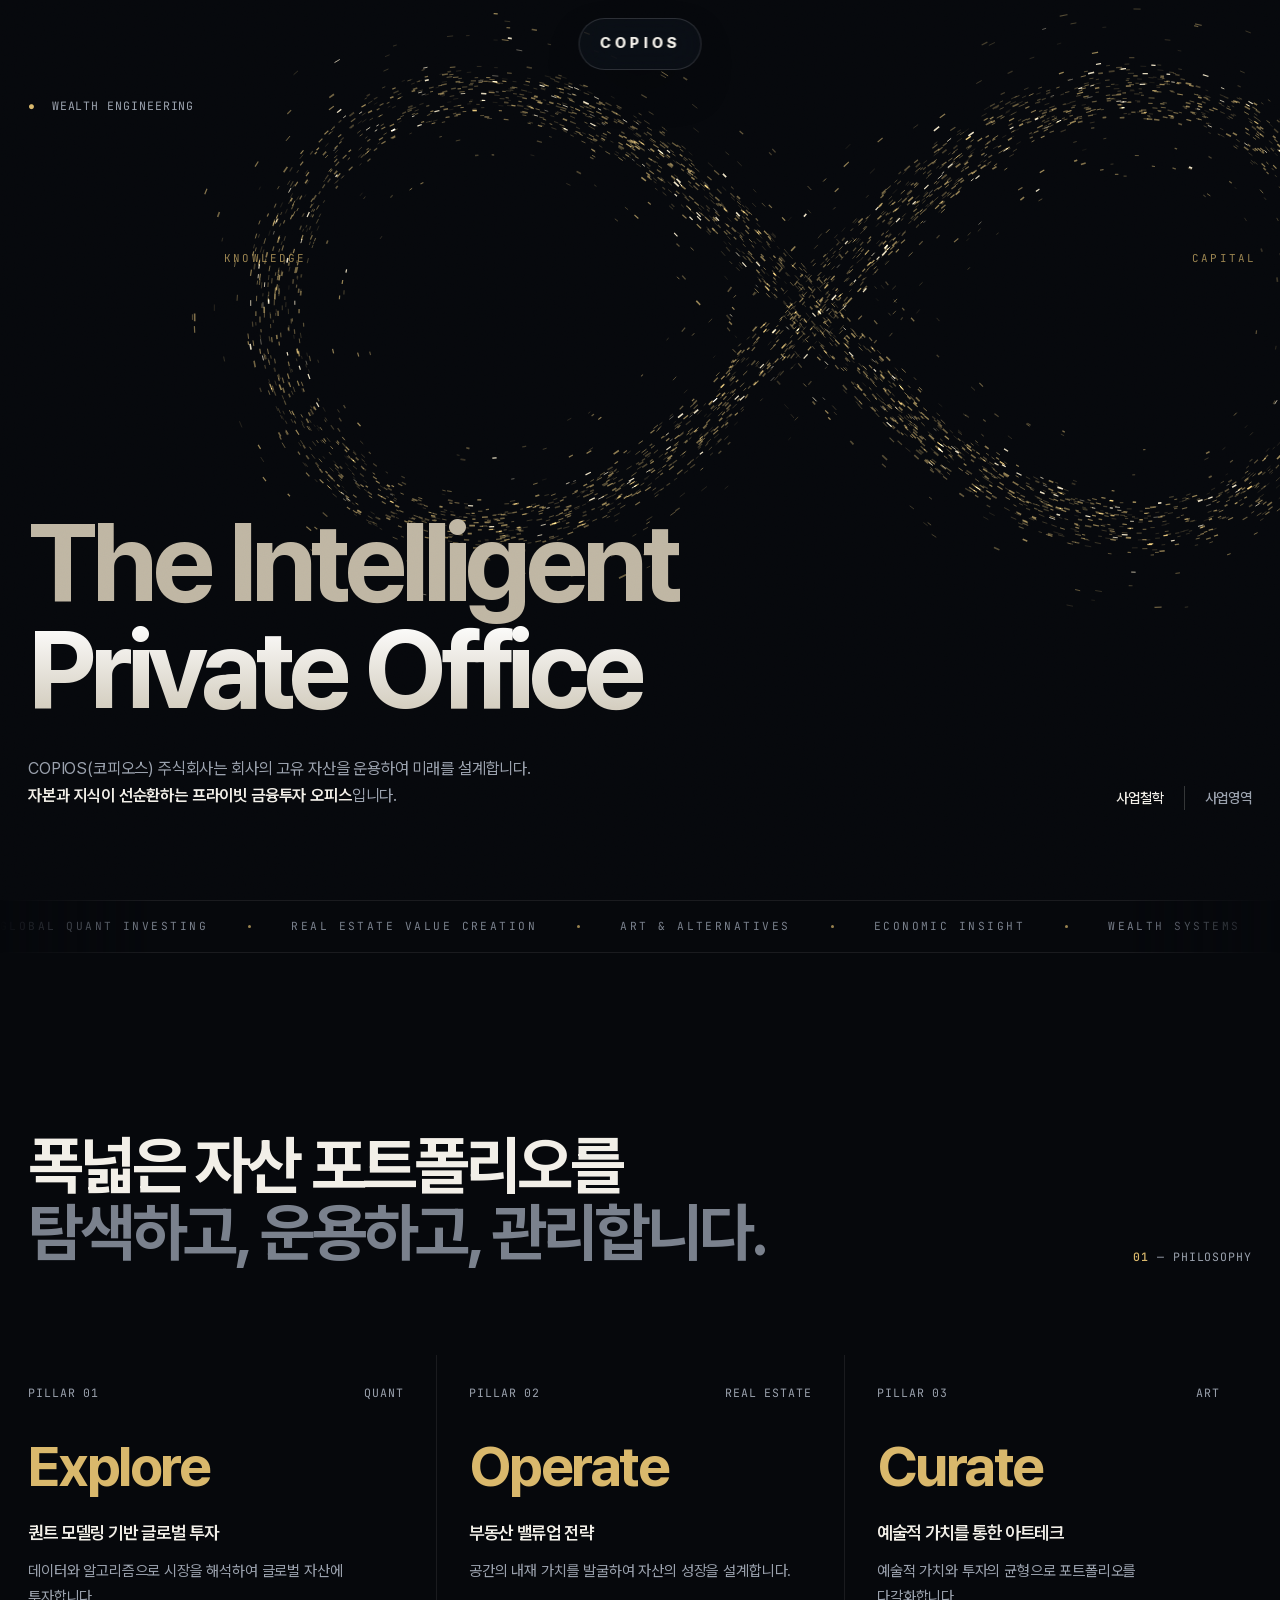
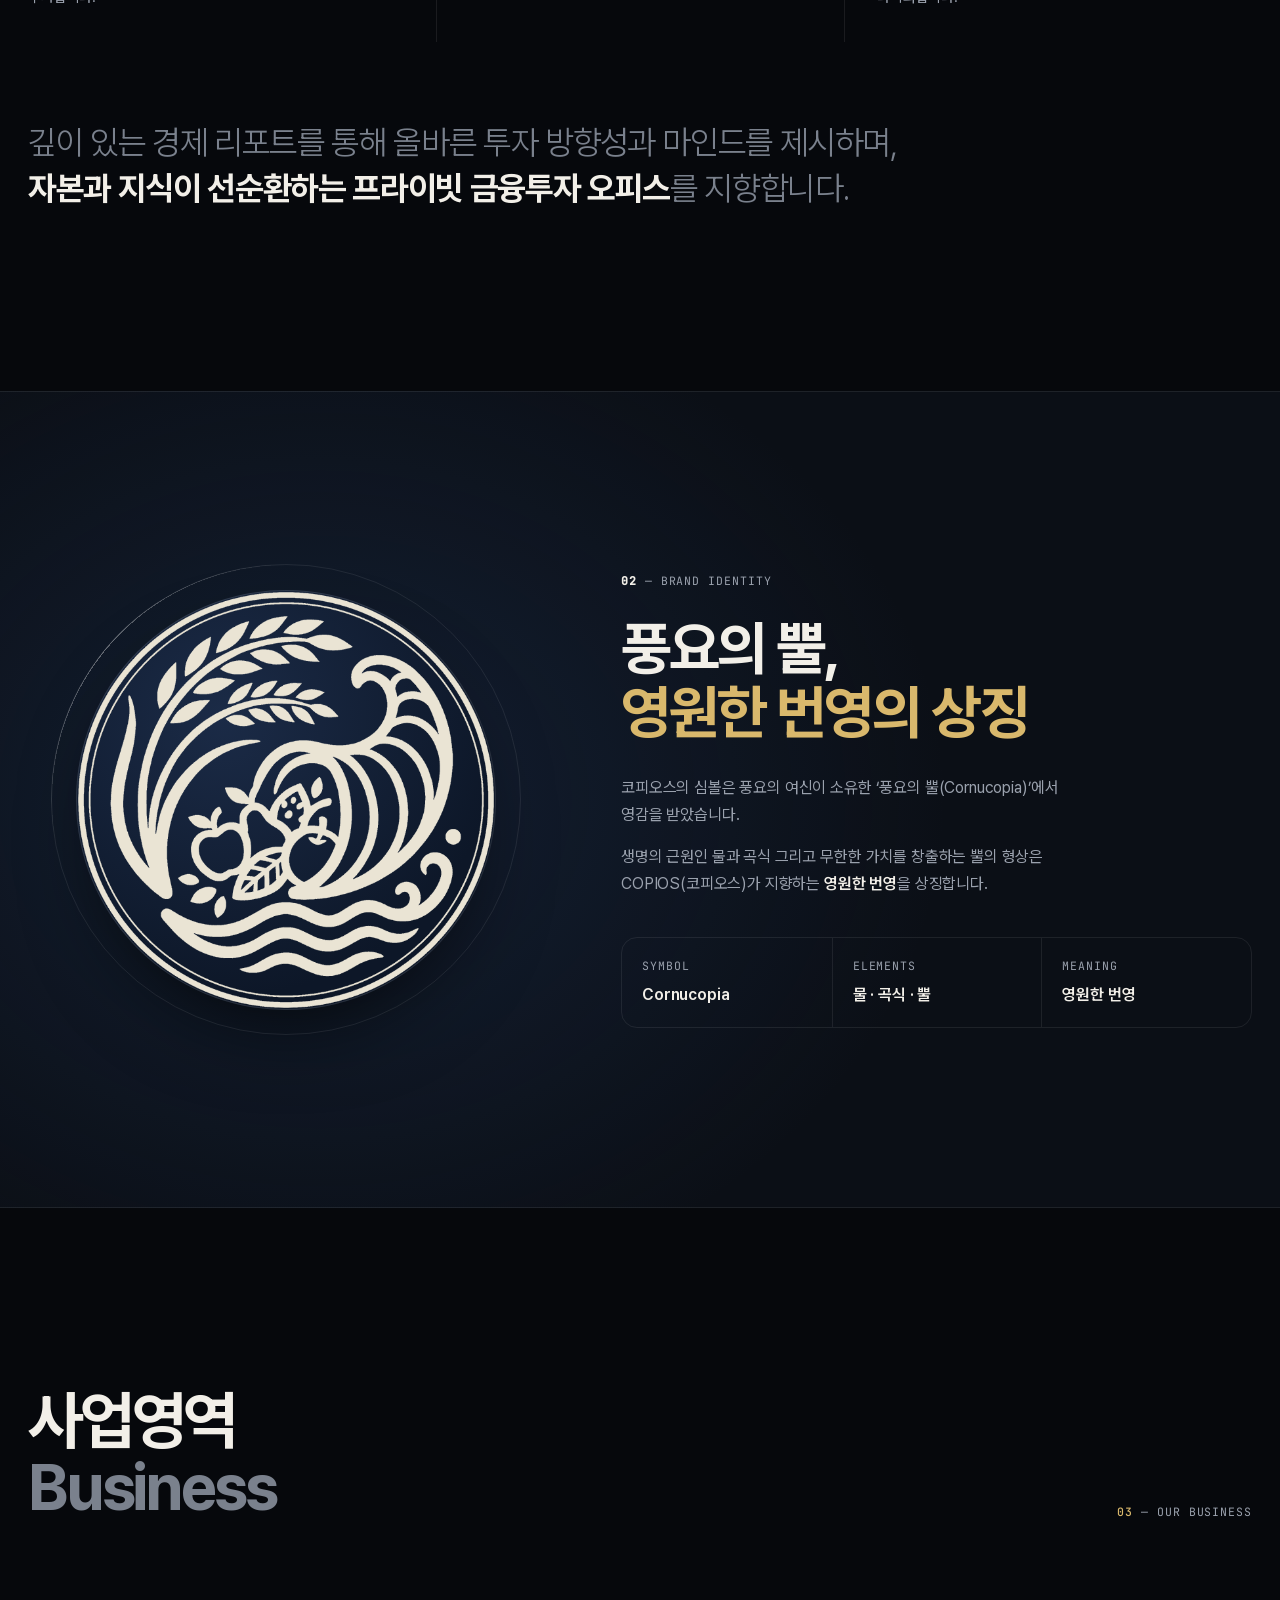
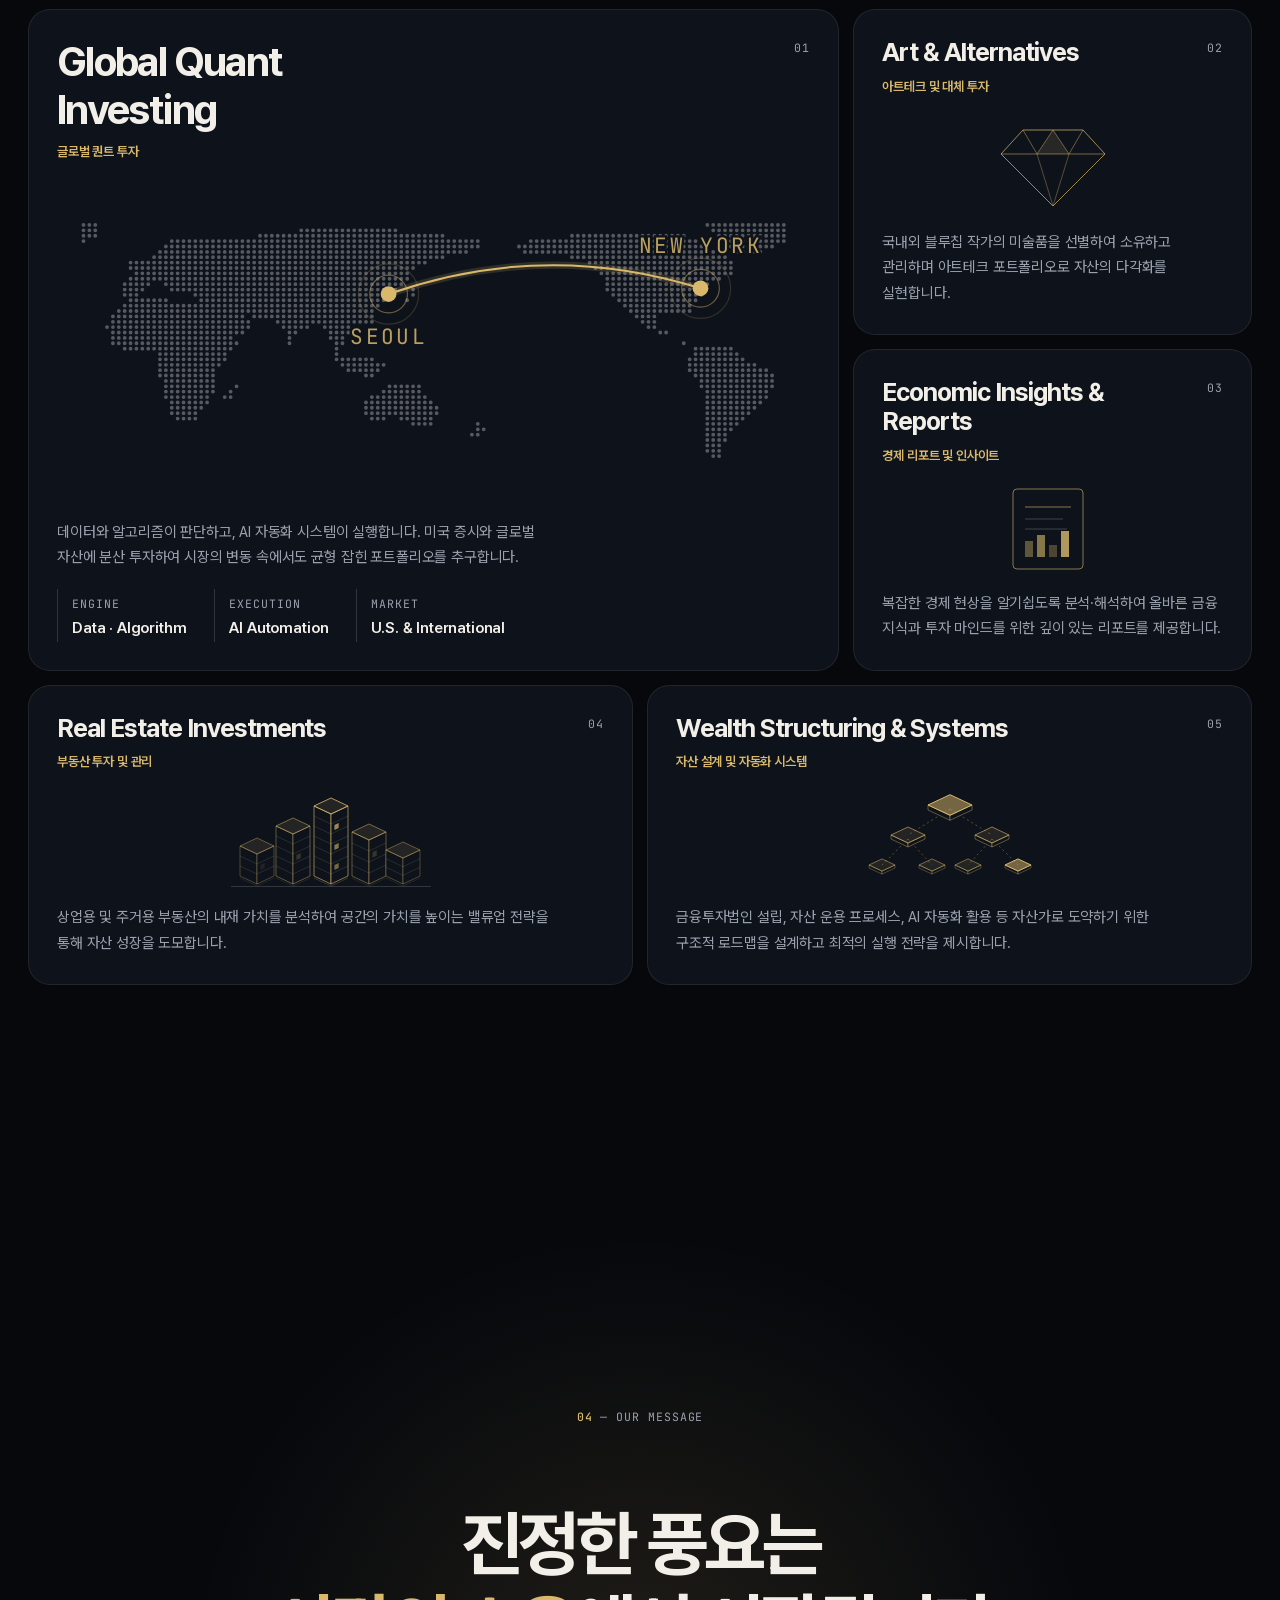
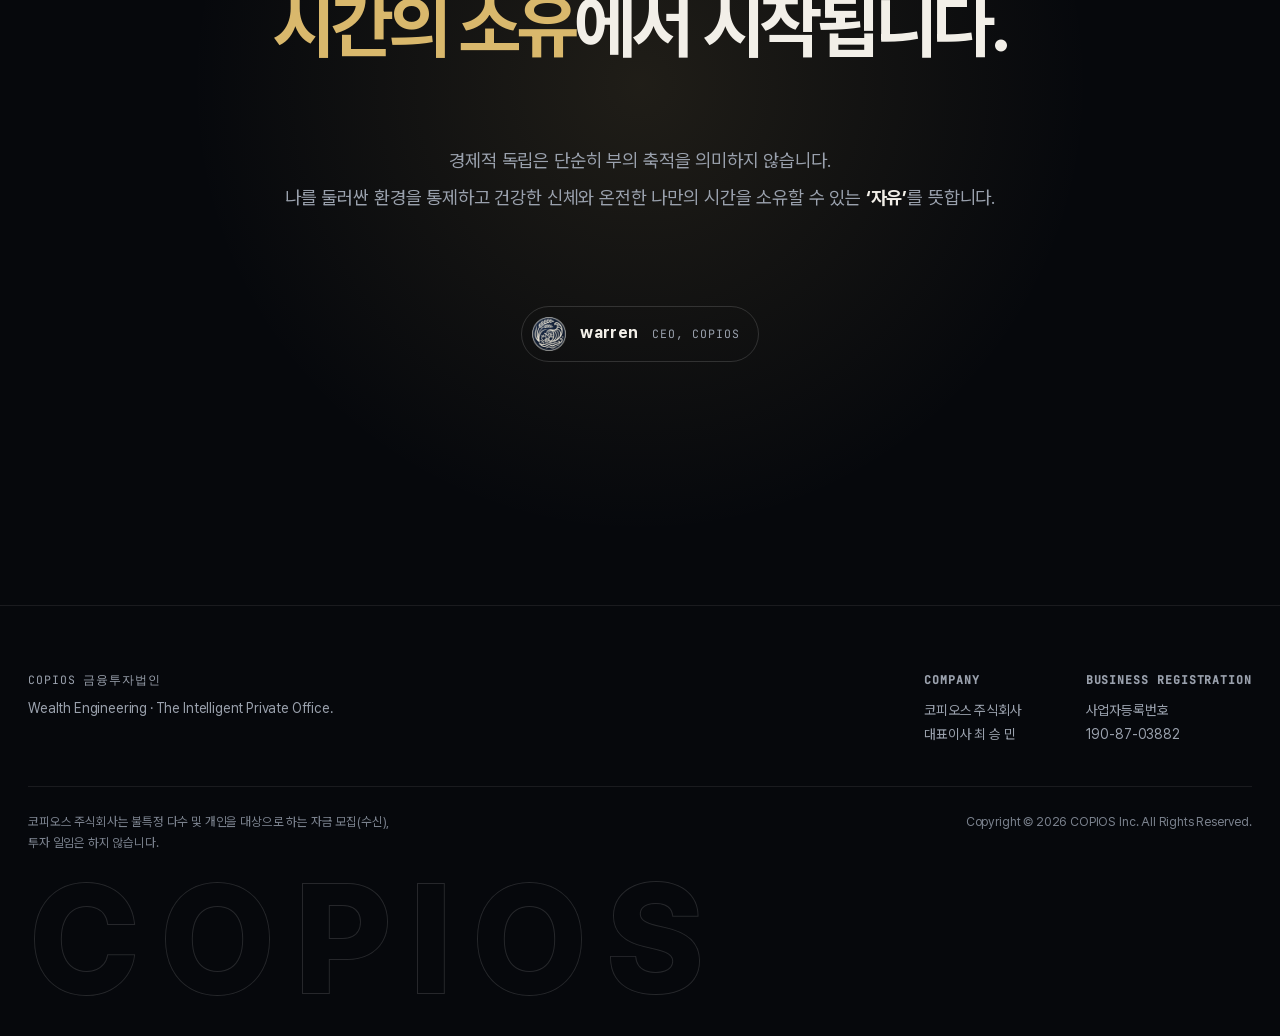
<file: archive/index.html>
<!DOCTYPE html>
<html lang="ko">
<head>
  <meta charset="UTF-8" />
  <meta name="viewport" content="width=device-width, initial-scale=1.0" />
  <meta http-equiv="Content-Security-Policy" content="default-src 'none'; script-src 'sha256-/OTnMA07lJ+d9Nw98DrJxTfSM/o25p81E2R5ZcdmeKU='; style-src 'unsafe-inline'; img-src 'self'; base-uri 'none'; form-action 'none'" />
  <meta name="robots" content="noindex, nofollow" />
  <meta http-equiv="refresh" content="0; url=/" />
  <link rel="canonical" href="https://copios.co.kr/" />
  <link rel="icon" href="/assets/logo.png" />
  <title>COPIOS 금융투자법인</title>
  <script>location.replace('/');</script>
  <style>
    html, body { height: 100%; margin: 0; }
    body {
      display: grid; place-items: center; text-align: center;
      background: #101c30; color: #f4f3ee;
      font-family: "Pretendard Variable", Pretendard, -apple-system, BlinkMacSystemFont,
                   "Apple SD Gothic Neo", "Malgun Gothic", system-ui, sans-serif;
      letter-spacing: -0.01em;
    }
    .name { font-weight: 900; font-size: 1.25rem; letter-spacing: 0.24em; color: #e6c97a; }
    p { margin: 18px 0 0; font-size: 0.95rem; color: rgba(244, 243, 238, 0.72); }
    a { display: inline-block; margin-top: 22px; padding: 11px 26px; border-radius: 999px;
        background: #ab7f22; color: #f4f3ee; text-decoration: none; font-weight: 700; font-size: 0.9rem; }
  </style>
</head>
<body>
  <div>
    <p class="name">COPIOS</p>
    <p>메인 페이지로 이동합니다.</p>
    <a href="/">메인 페이지로 이동</a>
  </div>
</body>
</html>
</file>
<file: assets/fonts/pretendard/pretendardvariable-dynamic-subset.css>
/*
Copyright (c) 2021 Kil Hyung-jin, with Reserved Font Name Pretendard.
https://github.com/orioncactus/pretendard

This Font Software is licensed under the SIL Open Font License, Version 1.1.
This license is copied below, and is also available with a FAQ at:
http://scripts.sil.org/OFL
*/
/* [0] */
@font-face {
	font-family: 'Pretendard Variable';
	font-style: normal;
	font-display: swap;
	font-weight: 45 920;
	src: url(./woff2-dynamic-subset/PretendardVariable.subset.0.woff2) format('woff2-variations');
	unicode-range: U+f9ca-fa0b, U+ff03-ff05, U+ff07, U+ff0a-ff0b, U+ff0d-ff19, U+ff1b, U+ff1d, U+ff20-ff5b, U+ff5d, U+ffe0-ffe3, U+ffe5-ffe6;
}

/* [1] */
@font-face {
	font-family: 'Pretendard Variable';
	font-style: normal;
	font-display: swap;
	font-weight: 45 920;
	src: url(./woff2-dynamic-subset/PretendardVariable.subset.1.woff2) format('woff2-variations');
	unicode-range: U+d723-d728, U+d72a-d733, U+d735-d748, U+d74a-d74f, U+d752-d753, U+d755-d757, U+d75a-d75f, U+d762-d764, U+d766-d768, U+d76a-d76b, U+d76d-d76f, U+d771-d787, U+d789-d78b, U+d78d-d78f, U+d791-d797, U+d79a, U+d79c, U+d79e-d7a3, U+f900-f909, U+f90b-f92e;
}

/* [2] */
@font-face {
	font-family: 'Pretendard Variable';
	font-style: normal;
	font-display: swap;
	font-weight: 45 920;
	src: url(./woff2-dynamic-subset/PretendardVariable.subset.2.woff2) format('woff2-variations');
	unicode-range: U+d679-d68b, U+d68e-d69e, U+d6a0, U+d6a2-d6a7, U+d6a9-d6c3, U+d6c6-d6c7, U+d6c9-d6cb, U+d6cd-d6d3, U+d6d5-d6d6, U+d6d8-d6e3, U+d6e5-d6e7, U+d6e9-d6fb, U+d6fd-d717, U+d719-d71f, U+d721-d722;
}

/* [3] */
@font-face {
	font-family: 'Pretendard Variable';
	font-style: normal;
	font-display: swap;
	font-weight: 45 920;
	src: url(./woff2-dynamic-subset/PretendardVariable.subset.3.woff2) format('woff2-variations');
	unicode-range: U+d5bc-d5c7, U+d5ca-d5cb, U+d5cd-d5cf, U+d5d1-d5d7, U+d5d9-d5da, U+d5dc, U+d5de-d5e3, U+d5e6-d5e7, U+d5e9-d5eb, U+d5ed-d5f6, U+d5f8, U+d5fa-d5ff, U+d602-d603, U+d605-d607, U+d609-d60f, U+d612-d613, U+d616-d61b, U+d61d-d637, U+d63a-d63b, U+d63d-d63f, U+d641-d647, U+d64a-d64c, U+d64e-d653, U+d656-d657, U+d659-d65b, U+d65d-d666, U+d668, U+d66a-d678;
}

/* [4] */
@font-face {
	font-family: 'Pretendard Variable';
	font-style: normal;
	font-display: swap;
	font-weight: 45 920;
	src: url(./woff2-dynamic-subset/PretendardVariable.subset.4.woff2) format('woff2-variations');
	unicode-range: U+d507, U+d509-d50b, U+d50d-d513, U+d515-d53b, U+d53e-d53f, U+d541-d543, U+d545-d54c, U+d54e, U+d550, U+d552-d557, U+d55a-d55b, U+d55d-d55f, U+d561-d564, U+d566-d567, U+d56a, U+d56c, U+d56e-d573, U+d576-d577, U+d579-d583, U+d585-d586, U+d58a-d5a4, U+d5a6-d5bb;
}

/* [5] */
@font-face {
	font-family: 'Pretendard Variable';
	font-style: normal;
	font-display: swap;
	font-weight: 45 920;
	src: url(./woff2-dynamic-subset/PretendardVariable.subset.5.woff2) format('woff2-variations');
	unicode-range: U+d464-d477, U+d47a-d47b, U+d47d-d47f, U+d481-d487, U+d489-d48a, U+d48c, U+d48e-d4e7, U+d4e9-d503, U+d505-d506;
}

/* [6] */
@font-face {
	font-family: 'Pretendard Variable';
	font-style: normal;
	font-display: swap;
	font-weight: 45 920;
	src: url(./woff2-dynamic-subset/PretendardVariable.subset.6.woff2) format('woff2-variations');
	unicode-range: U+d3bf-d3c7, U+d3ca-d3cf, U+d3d1-d3eb, U+d3ee-d3ef, U+d3f1-d3f3, U+d3f5-d3fb, U+d3fd-d400, U+d402-d45b, U+d45d-d463;
}

/* [7] */
@font-face {
	font-family: 'Pretendard Variable';
	font-style: normal;
	font-display: swap;
	font-weight: 45 920;
	src: url(./woff2-dynamic-subset/PretendardVariable.subset.7.woff2) format('woff2-variations');
	unicode-range: U+d2ff, U+d302-d304, U+d306-d30b, U+d30f, U+d311-d313, U+d315-d31b, U+d31e, U+d322-d324, U+d326-d327, U+d32a-d32b, U+d32d-d32f, U+d331-d337, U+d339-d33c, U+d33e-d37b, U+d37e-d37f, U+d381-d383, U+d385-d38b, U+d38e-d390, U+d392-d397, U+d39a-d39b, U+d39d-d39f, U+d3a1-d3a7, U+d3a9-d3aa, U+d3ac, U+d3ae-d3b3, U+d3b5-d3b7, U+d3b9-d3bb, U+d3bd-d3be;
}

/* [8] */
@font-face {
	font-family: 'Pretendard Variable';
	font-style: normal;
	font-display: swap;
	font-weight: 45 920;
	src: url(./woff2-dynamic-subset/PretendardVariable.subset.8.woff2) format('woff2-variations');
	unicode-range: U+d257-d27f, U+d281-d29b, U+d29d-d29f, U+d2a1-d2ab, U+d2ad-d2b7, U+d2ba-d2bb, U+d2bd-d2bf, U+d2c1-d2c7, U+d2c9-d2ef, U+d2f2-d2f3, U+d2f5-d2f7, U+d2f9-d2fe;
}

/* [9] */
@font-face {
	font-family: 'Pretendard Variable';
	font-style: normal;
	font-display: swap;
	font-weight: 45 920;
	src: url(./woff2-dynamic-subset/PretendardVariable.subset.9.woff2) format('woff2-variations');
	unicode-range: U+d1b4, U+d1b6-d1f3, U+d1f5-d22b, U+d22e-d22f, U+d231-d233, U+d235-d23b, U+d23d-d240, U+d242-d256;
}

/* [10] */
@font-face {
	font-family: 'Pretendard Variable';
	font-style: normal;
	font-display: swap;
	font-weight: 45 920;
	src: url(./woff2-dynamic-subset/PretendardVariable.subset.10.woff2) format('woff2-variations');
	unicode-range: U+d105-d12f, U+d132-d133, U+d135-d137, U+d139-d13f, U+d141-d142, U+d144, U+d146-d14b, U+d14e-d14f, U+d151-d153, U+d155-d15b, U+d15e-d187, U+d189-d19f, U+d1a2-d1a3, U+d1a5-d1a7, U+d1a9-d1af, U+d1b2-d1b3;
}

/* [11] */
@font-face {
	font-family: 'Pretendard Variable';
	font-style: normal;
	font-display: swap;
	font-weight: 45 920;
	src: url(./woff2-dynamic-subset/PretendardVariable.subset.11.woff2) format('woff2-variations');
	unicode-range: U+d04b-d04f, U+d051-d057, U+d059-d06b, U+d06d-d06f, U+d071-d073, U+d075-d07b, U+d07e-d0a3, U+d0a6-d0a7, U+d0a9-d0ab, U+d0ad-d0b3, U+d0b6, U+d0b8, U+d0ba-d0bf, U+d0c2-d0c3, U+d0c5-d0c7, U+d0c9-d0cf, U+d0d2, U+d0d6-d0db, U+d0de-d0df, U+d0e1-d0e3, U+d0e5-d0eb, U+d0ee-d0f0, U+d0f2-d104;
}

/* [12] */
@font-face {
	font-family: 'Pretendard Variable';
	font-style: normal;
	font-display: swap;
	font-weight: 45 920;
	src: url(./woff2-dynamic-subset/PretendardVariable.subset.12.woff2) format('woff2-variations');
	unicode-range: U+cfa2-cfc3, U+cfc5-cfdf, U+cfe2-cfe3, U+cfe5-cfe7, U+cfe9-cff4, U+cff6-cffb, U+cffd-cfff, U+d001-d003, U+d005-d017, U+d019-d033, U+d036-d037, U+d039-d03b, U+d03d-d04a;
}

/* [13] */
@font-face {
	font-family: 'Pretendard Variable';
	font-style: normal;
	font-display: swap;
	font-weight: 45 920;
	src: url(./woff2-dynamic-subset/PretendardVariable.subset.13.woff2) format('woff2-variations');
	unicode-range: U+cef0-cef3, U+cef6, U+cef9-ceff, U+cf01-cf03, U+cf05-cf07, U+cf09-cf0f, U+cf11-cf12, U+cf14-cf1b, U+cf1d-cf1f, U+cf21-cf2f, U+cf31-cf53, U+cf56-cf57, U+cf59-cf5b, U+cf5d-cf63, U+cf66, U+cf68, U+cf6a-cf6f, U+cf71-cf84, U+cf86-cf8b, U+cf8d-cfa1;
}

/* [14] */
@font-face {
	font-family: 'Pretendard Variable';
	font-style: normal;
	font-display: swap;
	font-weight: 45 920;
	src: url(./woff2-dynamic-subset/PretendardVariable.subset.14.woff2) format('woff2-variations');
	unicode-range: U+ce3c-ce57, U+ce5a-ce5b, U+ce5d-ce5f, U+ce61-ce67, U+ce6a, U+ce6c, U+ce6e-ce73, U+ce76-ce77, U+ce79-ce7b, U+ce7d-ce83, U+ce85-ce88, U+ce8a-ce8f, U+ce91-ce93, U+ce95-ce97, U+ce99-ce9f, U+cea2, U+cea4-ceab, U+cead-cee3, U+cee6-cee7, U+cee9-ceeb, U+ceed-ceef;
}

/* [15] */
@font-face {
	font-family: 'Pretendard Variable';
	font-style: normal;
	font-display: swap;
	font-weight: 45 920;
	src: url(./woff2-dynamic-subset/PretendardVariable.subset.15.woff2) format('woff2-variations');
	unicode-range: U+cd92-cd93, U+cd96-cd97, U+cd99-cd9b, U+cd9d-cda3, U+cda6-cda8, U+cdaa-cdaf, U+cdb1-cdc3, U+cdc5-cdcb, U+cdcd-cde7, U+cde9-ce03, U+ce05-ce1f, U+ce22-ce34, U+ce36-ce3b;
}

/* [16] */
@font-face {
	font-family: 'Pretendard Variable';
	font-style: normal;
	font-display: swap;
	font-weight: 45 920;
	src: url(./woff2-dynamic-subset/PretendardVariable.subset.16.woff2) format('woff2-variations');
	unicode-range: U+ccef-cd07, U+cd0a-cd0b, U+cd0d-cd1a, U+cd1c, U+cd1e-cd2b, U+cd2d-cd5b, U+cd5d-cd77, U+cd79-cd91;
}

/* [17] */
@font-face {
	font-family: 'Pretendard Variable';
	font-style: normal;
	font-display: swap;
	font-weight: 45 920;
	src: url(./woff2-dynamic-subset/PretendardVariable.subset.17.woff2) format('woff2-variations');
	unicode-range: U+cc3f-cc43, U+cc46-cc47, U+cc49-cc4b, U+cc4d-cc53, U+cc55-cc58, U+cc5a-cc5f, U+cc61-cc97, U+cc9a-cc9b, U+cc9d-cc9f, U+cca1-cca7, U+ccaa, U+ccac, U+ccae-ccb3, U+ccb6-ccb7, U+ccb9-ccbb, U+ccbd-cccf, U+ccd1-cce3, U+cce5-ccee;
}

/* [18] */
@font-face {
	font-family: 'Pretendard Variable';
	font-style: normal;
	font-display: swap;
	font-weight: 45 920;
	src: url(./woff2-dynamic-subset/PretendardVariable.subset.18.woff2) format('woff2-variations');
	unicode-range: U+cb91-cbd3, U+cbd5-cbe3, U+cbe5-cc0b, U+cc0e-cc0f, U+cc11-cc13, U+cc15-cc1b, U+cc1d-cc20, U+cc23-cc27, U+cc2a-cc2b, U+cc2d, U+cc2f, U+cc31-cc37, U+cc3a, U+cc3c;
}

/* [19] */
@font-face {
	font-family: 'Pretendard Variable';
	font-style: normal;
	font-display: swap;
	font-weight: 45 920;
	src: url(./woff2-dynamic-subset/PretendardVariable.subset.19.woff2) format('woff2-variations');
	unicode-range: U+caf4-cb47, U+cb4a-cb90;
}

/* [20] */
@font-face {
	font-family: 'Pretendard Variable';
	font-style: normal;
	font-display: swap;
	font-weight: 45 920;
	src: url(./woff2-dynamic-subset/PretendardVariable.subset.20.woff2) format('woff2-variations');
	unicode-range: U+ca4a-ca4b, U+ca4e-ca4f, U+ca51-ca53, U+ca55-ca5b, U+ca5d-ca60, U+ca62-ca83, U+ca85-cabb, U+cabe-cabf, U+cac1-cac3, U+cac5-cacb, U+cacd-cad0, U+cad2, U+cad4-cad8, U+cada-caf3;
}

/* [21] */
@font-face {
	font-family: 'Pretendard Variable';
	font-style: normal;
	font-display: swap;
	font-weight: 45 920;
	src: url(./woff2-dynamic-subset/PretendardVariable.subset.21.woff2) format('woff2-variations');
	unicode-range: U+c996-c997, U+c99a-c99c, U+c99e-c9bf, U+c9c2-c9c3, U+c9c5-c9c7, U+c9c9-c9cf, U+c9d2, U+c9d4, U+c9d7-c9d8, U+c9db, U+c9de-c9df, U+c9e1-c9e3, U+c9e5-c9e6, U+c9e8-c9eb, U+c9ee-c9f0, U+c9f2-c9f7, U+c9f9-ca0b, U+ca0d-ca28, U+ca2a-ca49;
}

/* [22] */
@font-face {
	font-family: 'Pretendard Variable';
	font-style: normal;
	font-display: swap;
	font-weight: 45 920;
	src: url(./woff2-dynamic-subset/PretendardVariable.subset.22.woff2) format('woff2-variations');
	unicode-range: U+c8e9-c8f4, U+c8f6-c8fb, U+c8fe-c8ff, U+c901-c903, U+c905-c90b, U+c90e-c910, U+c912-c917, U+c919-c92b, U+c92d-c94f, U+c951-c953, U+c955-c96b, U+c96d-c973, U+c975-c987, U+c98a-c98b, U+c98d-c98f, U+c991-c995;
}

/* [23] */
@font-face {
	font-family: 'Pretendard Variable';
	font-style: normal;
	font-display: swap;
	font-weight: 45 920;
	src: url(./woff2-dynamic-subset/PretendardVariable.subset.23.woff2) format('woff2-variations');
	unicode-range: U+c841-c84b, U+c84d-c86f, U+c872-c873, U+c875-c877, U+c879-c87f, U+c882-c884, U+c887-c88a, U+c88d-c8c3, U+c8c5-c8df, U+c8e1-c8e8;
}

/* [24] */
@font-face {
	font-family: 'Pretendard Variable';
	font-style: normal;
	font-display: swap;
	font-weight: 45 920;
	src: url(./woff2-dynamic-subset/PretendardVariable.subset.24.woff2) format('woff2-variations');
	unicode-range: U+c779-c77b, U+c77e-c782, U+c786, U+c78b, U+c78d, U+c78f, U+c792-c793, U+c795, U+c797, U+c799-c79f, U+c7a2, U+c7a7-c7ab, U+c7ae-c7bb, U+c7bd-c7c0, U+c7c2-c7c7, U+c7c9-c7dc, U+c7de-c7ff, U+c802-c803, U+c805-c807, U+c809, U+c80b-c80f, U+c812, U+c814, U+c817-c81b, U+c81e-c81f, U+c821-c823, U+c825-c82e, U+c830-c837, U+c839-c83b, U+c83d-c840;
}

/* [25] */
@font-face {
	font-family: 'Pretendard Variable';
	font-style: normal;
	font-display: swap;
	font-weight: 45 920;
	src: url(./woff2-dynamic-subset/PretendardVariable.subset.25.woff2) format('woff2-variations');
	unicode-range: U+c6bb-c6bf, U+c6c2, U+c6c4, U+c6c6-c6cb, U+c6ce-c6cf, U+c6d1-c6d3, U+c6d5-c6db, U+c6dd-c6df, U+c6e1-c6e7, U+c6e9-c6eb, U+c6ed-c6ef, U+c6f1-c6f8, U+c6fa-c703, U+c705-c707, U+c709-c70b, U+c70d-c716, U+c718, U+c71a-c71f, U+c722-c723, U+c725-c727, U+c729-c734, U+c736-c73b, U+c73e-c73f, U+c741-c743, U+c745-c74b, U+c74e-c750, U+c752-c757, U+c759-c773, U+c776-c777;
}

/* [26] */
@font-face {
	font-family: 'Pretendard Variable';
	font-style: normal;
	font-display: swap;
	font-weight: 45 920;
	src: url(./woff2-dynamic-subset/PretendardVariable.subset.26.woff2) format('woff2-variations');
	unicode-range: U+c5f5-c5fb, U+c5fe, U+c602-c605, U+c607, U+c609-c60f, U+c611-c61a, U+c61c-c623, U+c626-c627, U+c629-c62b, U+c62d, U+c62f-c632, U+c636, U+c638, U+c63a-c63f, U+c642-c643, U+c645-c647, U+c649-c652, U+c656-c65b, U+c65d-c65f, U+c661-c663, U+c665-c677, U+c679-c67b, U+c67d-c693, U+c696-c697, U+c699-c69b, U+c69d-c6a3, U+c6a6, U+c6a8, U+c6aa-c6af, U+c6b2-c6b3, U+c6b5-c6b7, U+c6b9-c6ba;
}

/* [27] */
@font-face {
	font-family: 'Pretendard Variable';
	font-style: normal;
	font-display: swap;
	font-weight: 45 920;
	src: url(./woff2-dynamic-subset/PretendardVariable.subset.27.woff2) format('woff2-variations');
	unicode-range: U+c517-c527, U+c52a-c52b, U+c52d-c52f, U+c531-c538, U+c53a, U+c53c, U+c53e-c543, U+c546-c547, U+c54b, U+c54d-c552, U+c556, U+c55a-c55b, U+c55d, U+c55f, U+c562-c563, U+c565-c567, U+c569-c56f, U+c572, U+c574, U+c576-c57b, U+c57e-c57f, U+c581-c583, U+c585-c586, U+c588-c58b, U+c58e, U+c590, U+c592-c596, U+c599-c5b3, U+c5b6-c5b7, U+c5ba, U+c5be-c5c3, U+c5ca-c5cb, U+c5cd, U+c5cf, U+c5d2-c5d3, U+c5d5-c5d7, U+c5d9-c5df, U+c5e1-c5e2, U+c5e4, U+c5e6-c5eb, U+c5ef, U+c5f1-c5f3;
}

/* [28] */
@font-face {
	font-family: 'Pretendard Variable';
	font-style: normal;
	font-display: swap;
	font-weight: 45 920;
	src: url(./woff2-dynamic-subset/PretendardVariable.subset.28.woff2) format('woff2-variations');
	unicode-range: U+c475-c4ef, U+c4f2-c4f3, U+c4f5-c4f7, U+c4f9-c4ff, U+c502-c50b, U+c50d-c516;
}

/* [29] */
@font-face {
	font-family: 'Pretendard Variable';
	font-style: normal;
	font-display: swap;
	font-weight: 45 920;
	src: url(./woff2-dynamic-subset/PretendardVariable.subset.29.woff2) format('woff2-variations');
	unicode-range: U+c3d0-c3d7, U+c3da-c3db, U+c3dd-c3de, U+c3e1-c3ec, U+c3ee-c3f3, U+c3f5-c42b, U+c42d-c463, U+c466-c474;
}

/* [30] */
@font-face {
	font-family: 'Pretendard Variable';
	font-style: normal;
	font-display: swap;
	font-weight: 45 920;
	src: url(./woff2-dynamic-subset/PretendardVariable.subset.30.woff2) format('woff2-variations');
	unicode-range: U+c32b-c367, U+c36a-c36b, U+c36d-c36f, U+c371-c377, U+c37a-c37b, U+c37e-c383, U+c385-c387, U+c389-c3cf;
}

/* [31] */
@font-face {
	font-family: 'Pretendard Variable';
	font-style: normal;
	font-display: swap;
	font-weight: 45 920;
	src: url(./woff2-dynamic-subset/PretendardVariable.subset.31.woff2) format('woff2-variations');
	unicode-range: U+c26a-c26b, U+c26d-c26f, U+c271-c273, U+c275-c27b, U+c27e-c287, U+c289-c28f, U+c291-c297, U+c299-c29a, U+c29c-c2a3, U+c2a5-c2a7, U+c2a9-c2ab, U+c2ad-c2b3, U+c2b6, U+c2b8, U+c2ba-c2bb, U+c2bd-c2db, U+c2de-c2df, U+c2e1-c2e2, U+c2e5-c2ea, U+c2ee, U+c2f0, U+c2f2-c2f5, U+c2f7, U+c2fa-c2fb, U+c2fd-c2ff, U+c301-c307, U+c309-c30c, U+c30e-c312, U+c315-c323, U+c325-c328, U+c32a;
}

/* [32] */
@font-face {
	font-family: 'Pretendard Variable';
	font-style: normal;
	font-display: swap;
	font-weight: 45 920;
	src: url(./woff2-dynamic-subset/PretendardVariable.subset.32.woff2) format('woff2-variations');
	unicode-range: U+c1bc-c1c3, U+c1c5-c1df, U+c1e1-c1fb, U+c1fd-c203, U+c205-c20c, U+c20e, U+c210-c217, U+c21a-c21b, U+c21d-c21e, U+c221-c227, U+c229-c22a, U+c22c, U+c22e, U+c230, U+c233-c24f, U+c251-c257, U+c259-c269;
}

/* [33] */
@font-face {
	font-family: 'Pretendard Variable';
	font-style: normal;
	font-display: swap;
	font-weight: 45 920;
	src: url(./woff2-dynamic-subset/PretendardVariable.subset.33.woff2) format('woff2-variations');
	unicode-range: U+c101-c11b, U+c11f, U+c121-c123, U+c125-c12b, U+c12e, U+c132-c137, U+c13a-c13b, U+c13d-c13f, U+c141-c147, U+c14a, U+c14c-c153, U+c155-c157, U+c159-c15b, U+c15d-c166, U+c169-c16f, U+c171-c177, U+c179-c18b, U+c18e-c18f, U+c191-c193, U+c195-c19b, U+c19d-c19e, U+c1a0, U+c1a2-c1a4, U+c1a6-c1bb;
}

/* [34] */
@font-face {
	font-family: 'Pretendard Variable';
	font-style: normal;
	font-display: swap;
	font-weight: 45 920;
	src: url(./woff2-dynamic-subset/PretendardVariable.subset.34.woff2) format('woff2-variations');
	unicode-range: U+c049-c057, U+c059-c05b, U+c05d-c05f, U+c061-c067, U+c069-c08f, U+c091-c0ab, U+c0ae-c0af, U+c0b1-c0b3, U+c0b5, U+c0b7-c0bb, U+c0be, U+c0c2-c0c7, U+c0ca-c0cb, U+c0cd-c0cf, U+c0d1-c0d7, U+c0d9-c0da, U+c0dc, U+c0de-c0e3, U+c0e5-c0eb, U+c0ed-c0f3, U+c0f6, U+c0f8, U+c0fa-c0ff;
}

/* [35] */
@font-face {
	font-family: 'Pretendard Variable';
	font-style: normal;
	font-display: swap;
	font-weight: 45 920;
	src: url(./woff2-dynamic-subset/PretendardVariable.subset.35.woff2) format('woff2-variations');
	unicode-range: U+bfa7-bfaf, U+bfb1-bfc4, U+bfc6-bfcb, U+bfce-bfcf, U+bfd1-bfd3, U+bfd5-bfdb, U+bfdd-c048;
}

/* [36] */
@font-face {
	font-family: 'Pretendard Variable';
	font-style: normal;
	font-display: swap;
	font-weight: 45 920;
	src: url(./woff2-dynamic-subset/PretendardVariable.subset.36.woff2) format('woff2-variations');
	unicode-range: U+bf07, U+bf09-bf3f, U+bf41-bf4f, U+bf52-bf54, U+bf56-bfa6;
}

/* [37] */
@font-face {
	font-family: 'Pretendard Variable';
	font-style: normal;
	font-display: swap;
	font-weight: 45 920;
	src: url(./woff2-dynamic-subset/PretendardVariable.subset.37.woff2) format('woff2-variations');
	unicode-range: U+be56, U+be58, U+be5c-be5f, U+be62-be63, U+be65-be67, U+be69-be74, U+be76-be7b, U+be7e-be7f, U+be81-be8e, U+be90, U+be92-bea7, U+bea9-becf, U+bed2-bed3, U+bed5-bed6, U+bed9-bee3, U+bee6-bf06;
}

/* [38] */
@font-face {
	font-family: 'Pretendard Variable';
	font-style: normal;
	font-display: swap;
	font-weight: 45 920;
	src: url(./woff2-dynamic-subset/PretendardVariable.subset.38.woff2) format('woff2-variations');
	unicode-range: U+bdb0-bdd3, U+bdd5-bdef, U+bdf1-be0b, U+be0d-be0f, U+be11-be13, U+be15-be43, U+be46-be47, U+be49-be4b, U+be4d-be53;
}

/* [39] */
@font-face {
	font-family: 'Pretendard Variable';
	font-style: normal;
	font-display: swap;
	font-weight: 45 920;
	src: url(./woff2-dynamic-subset/PretendardVariable.subset.39.woff2) format('woff2-variations');
	unicode-range: U+bd03, U+bd06, U+bd08, U+bd0a-bd0f, U+bd11-bd22, U+bd25-bd47, U+bd49-bd58, U+bd5a-bd7f, U+bd82-bd83, U+bd85-bd87, U+bd8a-bd8f, U+bd91-bd92, U+bd94, U+bd96-bd98, U+bd9a-bdaf;
}

/* [40] */
@font-face {
	font-family: 'Pretendard Variable';
	font-style: normal;
	font-display: swap;
	font-weight: 45 920;
	src: url(./woff2-dynamic-subset/PretendardVariable.subset.40.woff2) format('woff2-variations');
	unicode-range: U+bc4e-bc83, U+bc86-bc87, U+bc89-bc8b, U+bc8d-bc93, U+bc96, U+bc98, U+bc9b-bc9f, U+bca2-bca3, U+bca5-bca7, U+bca9-bcb2, U+bcb4-bcbb, U+bcbe-bcbf, U+bcc1-bcc3, U+bcc5-bccc, U+bcce-bcd0, U+bcd2-bcd4, U+bcd6-bcf3, U+bcf7, U+bcf9-bcfb, U+bcfd-bd02;
}

/* [41] */
@font-face {
	font-family: 'Pretendard Variable';
	font-style: normal;
	font-display: swap;
	font-weight: 45 920;
	src: url(./woff2-dynamic-subset/PretendardVariable.subset.41.woff2) format('woff2-variations');
	unicode-range: U+bb90-bba3, U+bba5-bbab, U+bbad-bbbf, U+bbc1-bbf7, U+bbfa-bbfb, U+bbfd-bbfe, U+bc01-bc07, U+bc09-bc0a, U+bc0e, U+bc10, U+bc12-bc13, U+bc17, U+bc19-bc1a, U+bc1e, U+bc20-bc23, U+bc26, U+bc28, U+bc2a-bc2c, U+bc2e-bc2f, U+bc32-bc33, U+bc35-bc37, U+bc39-bc3f, U+bc41-bc42, U+bc44, U+bc46-bc48, U+bc4a-bc4d;
}

/* [42] */
@font-face {
	font-family: 'Pretendard Variable';
	font-style: normal;
	font-display: swap;
	font-weight: 45 920;
	src: url(./woff2-dynamic-subset/PretendardVariable.subset.42.woff2) format('woff2-variations');
	unicode-range: U+bae6-bafb, U+bafd-bb17, U+bb19-bb33, U+bb37, U+bb39-bb3a, U+bb3d-bb43, U+bb45-bb46, U+bb48, U+bb4a-bb4f, U+bb51-bb53, U+bb55-bb57, U+bb59-bb62, U+bb64-bb8f;
}

/* [43] */
@font-face {
	font-family: 'Pretendard Variable';
	font-style: normal;
	font-display: swap;
	font-weight: 45 920;
	src: url(./woff2-dynamic-subset/PretendardVariable.subset.43.woff2) format('woff2-variations');
	unicode-range: U+ba30-ba37, U+ba3a-ba3b, U+ba3d-ba3f, U+ba41-ba47, U+ba49-ba4a, U+ba4c, U+ba4e-ba53, U+ba56-ba57, U+ba59-ba5b, U+ba5d-ba63, U+ba65-ba66, U+ba68-ba6f, U+ba71-ba73, U+ba75-ba77, U+ba79-ba84, U+ba86, U+ba88-baa7, U+baaa, U+baad-baaf, U+bab1-bab7, U+baba, U+babc, U+babe-bae5;
}

/* [44] */
@font-face {
	font-family: 'Pretendard Variable';
	font-style: normal;
	font-display: swap;
	font-weight: 45 920;
	src: url(./woff2-dynamic-subset/PretendardVariable.subset.44.woff2) format('woff2-variations');
	unicode-range: U+b96e-b973, U+b976-b977, U+b979-b97b, U+b97d-b983, U+b986, U+b988, U+b98a-b98d, U+b98f-b9ab, U+b9ae-b9af, U+b9b1-b9b3, U+b9b5-b9bb, U+b9be, U+b9c0, U+b9c2-b9c7, U+b9ca-b9cb, U+b9cd, U+b9d2-b9d7, U+b9da, U+b9dc, U+b9df-b9e0, U+b9e2, U+b9e6-b9e7, U+b9e9-b9f3, U+b9f6, U+b9f8, U+b9fb-ba2f;
}

/* [45] */
@font-face {
	font-family: 'Pretendard Variable';
	font-style: normal;
	font-display: swap;
	font-weight: 45 920;
	src: url(./woff2-dynamic-subset/PretendardVariable.subset.45.woff2) format('woff2-variations');
	unicode-range: U+b8bf-b8cb, U+b8cd-b8e0, U+b8e2-b8e7, U+b8ea-b8eb, U+b8ed-b8ef, U+b8f1-b8f7, U+b8fa, U+b8fc, U+b8fe-b903, U+b905-b917, U+b919-b91f, U+b921-b93b, U+b93d-b957, U+b95a-b95b, U+b95d-b95f, U+b961-b967, U+b969-b96c;
}

/* [46] */
@font-face {
	font-family: 'Pretendard Variable';
	font-style: normal;
	font-display: swap;
	font-weight: 45 920;
	src: url(./woff2-dynamic-subset/PretendardVariable.subset.46.woff2) format('woff2-variations');
	unicode-range: U+b80d-b80f, U+b811-b817, U+b81a, U+b81c-b823, U+b826-b827, U+b829-b82b, U+b82d-b833, U+b836, U+b83a-b83f, U+b841-b85b, U+b85e-b85f, U+b861-b863, U+b865-b86b, U+b86e, U+b870, U+b872-b8af, U+b8b1-b8be;
}

/* [47] */
@font-face {
	font-family: 'Pretendard Variable';
	font-style: normal;
	font-display: swap;
	font-weight: 45 920;
	src: url(./woff2-dynamic-subset/PretendardVariable.subset.47.woff2) format('woff2-variations');
	unicode-range: U+b74d-b75f, U+b761-b763, U+b765-b774, U+b776-b77b, U+b77e-b77f, U+b781-b783, U+b785-b78b, U+b78e, U+b792-b796, U+b79a-b79b, U+b79d-b7a7, U+b7aa, U+b7ae-b7b3, U+b7b6-b7c8, U+b7ca-b7eb, U+b7ee-b7ef, U+b7f1-b7f3, U+b7f5-b7fb, U+b7fe, U+b802-b806, U+b80a-b80b;
}

/* [48] */
@font-face {
	font-family: 'Pretendard Variable';
	font-style: normal;
	font-display: swap;
	font-weight: 45 920;
	src: url(./woff2-dynamic-subset/PretendardVariable.subset.48.woff2) format('woff2-variations');
	unicode-range: U+b6a7-b6aa, U+b6ac-b6b0, U+b6b2-b6ef, U+b6f1-b727, U+b72a-b72b, U+b72d-b72e, U+b731-b737, U+b739-b73a, U+b73c-b743, U+b745-b74c;
}

/* [49] */
@font-face {
	font-family: 'Pretendard Variable';
	font-style: normal;
	font-display: swap;
	font-weight: 45 920;
	src: url(./woff2-dynamic-subset/PretendardVariable.subset.49.woff2) format('woff2-variations');
	unicode-range: U+b605-b60f, U+b612-b617, U+b619-b624, U+b626-b69b, U+b69e-b6a3, U+b6a5-b6a6;
}

/* [50] */
@font-face {
	font-family: 'Pretendard Variable';
	font-style: normal;
	font-display: swap;
	font-weight: 45 920;
	src: url(./woff2-dynamic-subset/PretendardVariable.subset.50.woff2) format('woff2-variations');
	unicode-range: U+b55f, U+b562-b583, U+b585-b59f, U+b5a2-b5a3, U+b5a5-b5a7, U+b5a9-b5b2, U+b5b5-b5ba, U+b5bd-b604;
}

/* [51] */
@font-face {
	font-family: 'Pretendard Variable';
	font-style: normal;
	font-display: swap;
	font-weight: 45 920;
	src: url(./woff2-dynamic-subset/PretendardVariable.subset.51.woff2) format('woff2-variations');
	unicode-range: U+b4a5-b4b6, U+b4b8-b4bf, U+b4c1-b4c7, U+b4c9-b4db, U+b4de-b4df, U+b4e1-b4e2, U+b4e5-b4eb, U+b4ee, U+b4f0, U+b4f2-b513, U+b516-b517, U+b519-b51a, U+b51d-b523, U+b526, U+b528, U+b52b-b52f, U+b532-b533, U+b535-b537, U+b539-b53f, U+b541-b544, U+b546-b54b, U+b54d-b54f, U+b551-b55b, U+b55d-b55e;
}

/* [52] */
@font-face {
	font-family: 'Pretendard Variable';
	font-style: normal;
	font-display: swap;
	font-weight: 45 920;
	src: url(./woff2-dynamic-subset/PretendardVariable.subset.52.woff2) format('woff2-variations');
	unicode-range: U+b3f8-b3fb, U+b3fd-b40f, U+b411-b417, U+b419-b41b, U+b41d-b41f, U+b421-b427, U+b42a-b42b, U+b42d-b44f, U+b452-b453, U+b455-b457, U+b459-b45f, U+b462-b464, U+b466-b46b, U+b46d-b47f, U+b481-b4a3;
}

/* [53] */
@font-face {
	font-family: 'Pretendard Variable';
	font-style: normal;
	font-display: swap;
	font-weight: 45 920;
	src: url(./woff2-dynamic-subset/PretendardVariable.subset.53.woff2) format('woff2-variations');
	unicode-range: U+b342-b353, U+b356-b357, U+b359-b35b, U+b35d-b35e, U+b360-b363, U+b366, U+b368, U+b36a-b36d, U+b36f, U+b372-b373, U+b375-b377, U+b379-b37f, U+b381-b382, U+b384, U+b386-b38b, U+b38d-b3c3, U+b3c6-b3c7, U+b3c9-b3ca, U+b3cd-b3d3, U+b3d6, U+b3d8, U+b3da-b3f7;
}

/* [54] */
@font-face {
	font-family: 'Pretendard Variable';
	font-style: normal;
	font-display: swap;
	font-weight: 45 920;
	src: url(./woff2-dynamic-subset/PretendardVariable.subset.54.woff2) format('woff2-variations');
	unicode-range: U+b27c-b283, U+b285-b28f, U+b292-b293, U+b295-b297, U+b29a-b29f, U+b2a1-b2a4, U+b2a7-b2a9, U+b2ab, U+b2ad-b2c7, U+b2ca-b2cb, U+b2cd-b2cf, U+b2d1-b2d7, U+b2da, U+b2dc, U+b2de-b2e3, U+b2e7, U+b2e9-b2ea, U+b2ef-b2f3, U+b2f6, U+b2f8, U+b2fa-b2fb, U+b2fd-b2fe, U+b302-b303, U+b305-b307, U+b309-b30f, U+b312, U+b316-b31b, U+b31d-b341;
}

/* [55] */
@font-face {
	font-family: 'Pretendard Variable';
	font-style: normal;
	font-display: swap;
	font-weight: 45 920;
	src: url(./woff2-dynamic-subset/PretendardVariable.subset.55.woff2) format('woff2-variations');
	unicode-range: U+b1d6-b1e7, U+b1e9-b1fc, U+b1fe-b203, U+b206-b207, U+b209-b20b, U+b20d-b213, U+b216-b21f, U+b221-b257, U+b259-b273, U+b275-b27b;
}

/* [56] */
@font-face {
	font-family: 'Pretendard Variable';
	font-style: normal;
	font-display: swap;
	font-weight: 45 920;
	src: url(./woff2-dynamic-subset/PretendardVariable.subset.56.woff2) format('woff2-variations');
	unicode-range: U+b120-b122, U+b126-b127, U+b129-b12b, U+b12d-b133, U+b136, U+b138, U+b13a-b13f, U+b142-b143, U+b145-b14f, U+b151-b153, U+b156-b157, U+b159-b177, U+b17a-b17b, U+b17d-b17f, U+b181-b187, U+b189-b18c, U+b18e-b191, U+b195-b1a7, U+b1a9-b1cb, U+b1cd-b1d5;
}

/* [57] */
@font-face {
	font-family: 'Pretendard Variable';
	font-style: normal;
	font-display: swap;
	font-weight: 45 920;
	src: url(./woff2-dynamic-subset/PretendardVariable.subset.57.woff2) format('woff2-variations');
	unicode-range: U+b05f-b07b, U+b07e-b07f, U+b081-b083, U+b085-b08b, U+b08d-b097, U+b09b, U+b09d-b09f, U+b0a2-b0a7, U+b0aa, U+b0b0, U+b0b2, U+b0b6-b0b7, U+b0b9-b0bb, U+b0bd-b0c3, U+b0c6-b0c7, U+b0ca-b0cf, U+b0d1-b0df, U+b0e1-b0e4, U+b0e6-b107, U+b10a-b10b, U+b10d-b10f, U+b111-b112, U+b114-b117, U+b119-b11a, U+b11c-b11f;
}

/* [58] */
@font-face {
	font-family: 'Pretendard Variable';
	font-style: normal;
	font-display: swap;
	font-weight: 45 920;
	src: url(./woff2-dynamic-subset/PretendardVariable.subset.58.woff2) format('woff2-variations');
	unicode-range: U+afac-afb7, U+afba-afbb, U+afbd-afbf, U+afc1-afc6, U+afca-afcc, U+afce-afd3, U+afd5-afe7, U+afe9-afef, U+aff1-b00b, U+b00d-b00f, U+b011-b013, U+b015-b01b, U+b01d-b027, U+b029-b043, U+b045-b047, U+b049, U+b04b, U+b04d-b052, U+b055-b056, U+b058-b05c, U+b05e;
}

/* [59] */
@font-face {
	font-family: 'Pretendard Variable';
	font-style: normal;
	font-display: swap;
	font-weight: 45 920;
	src: url(./woff2-dynamic-subset/PretendardVariable.subset.59.woff2) format('woff2-variations');
	unicode-range: U+af03-af07, U+af09-af2b, U+af2e-af33, U+af35-af3b, U+af3e-af40, U+af44-af47, U+af4a-af5c, U+af5e-af63, U+af65-af7f, U+af81-afab;
}

/* [60] */
@font-face {
	font-family: 'Pretendard Variable';
	font-style: normal;
	font-display: swap;
	font-weight: 45 920;
	src: url(./woff2-dynamic-subset/PretendardVariable.subset.60.woff2) format('woff2-variations');
	unicode-range: U+ae56-ae5b, U+ae5e-ae60, U+ae62-ae64, U+ae66-ae67, U+ae69-ae6b, U+ae6d-ae83, U+ae85-aebb, U+aebf, U+aec1-aec3, U+aec5-aecb, U+aece, U+aed0, U+aed2-aed7, U+aed9-aef3, U+aef5-af02;
}

/* [61] */
@font-face {
	font-family: 'Pretendard Variable';
	font-style: normal;
	font-display: swap;
	font-weight: 45 920;
	src: url(./woff2-dynamic-subset/PretendardVariable.subset.61.woff2) format('woff2-variations');
	unicode-range: U+ad9c-ada3, U+ada5-adbf, U+adc1-adc3, U+adc5-adc7, U+adc9-add2, U+add4-addb, U+addd-addf, U+ade1-ade3, U+ade5-adf7, U+adfa-adfb, U+adfd-adff, U+ae02-ae07, U+ae0a, U+ae0c, U+ae0e-ae13, U+ae15-ae2f, U+ae31-ae33, U+ae35-ae37, U+ae39-ae3f, U+ae42, U+ae44, U+ae46-ae49, U+ae4b, U+ae4f, U+ae51-ae53, U+ae55;
}

/* [62] */
@font-face {
	font-family: 'Pretendard Variable';
	font-style: normal;
	font-display: swap;
	font-weight: 45 920;
	src: url(./woff2-dynamic-subset/PretendardVariable.subset.62.woff2) format('woff2-variations');
	unicode-range: U+ace2-ace3, U+ace5-ace6, U+ace9-acef, U+acf2, U+acf4, U+acf7-acfb, U+acfe-acff, U+ad01-ad03, U+ad05-ad0b, U+ad0d-ad10, U+ad12-ad1b, U+ad1d-ad33, U+ad35-ad48, U+ad4a-ad4f, U+ad51-ad6b, U+ad6e-ad6f, U+ad71-ad72, U+ad77-ad7c, U+ad7e, U+ad80, U+ad82-ad87, U+ad89-ad8b, U+ad8d-ad8f, U+ad91-ad9b;
}

/* [63] */
@font-face {
	font-family: 'Pretendard Variable';
	font-style: normal;
	font-display: swap;
	font-weight: 45 920;
	src: url(./woff2-dynamic-subset/PretendardVariable.subset.63.woff2) format('woff2-variations');
	unicode-range: U+ac25-ac2c, U+ac2e, U+ac30, U+ac32-ac37, U+ac39-ac3f, U+ac41-ac4c, U+ac4e-ac6f, U+ac72-ac73, U+ac75-ac76, U+ac79-ac7f, U+ac82, U+ac84-ac88, U+ac8a-ac8b, U+ac8d-ac8f, U+ac91-ac93, U+ac95-ac9b, U+ac9d-ac9e, U+aca1-aca7, U+acab, U+acad-acaf, U+acb1-acb7, U+acba-acbb, U+acbe-acc0, U+acc2-acc3, U+acc5-acdf;
}

/* [64] */
@font-face {
	font-family: 'Pretendard Variable';
	font-style: normal;
	font-display: swap;
	font-weight: 45 920;
	src: url(./woff2-dynamic-subset/PretendardVariable.subset.64.woff2) format('woff2-variations');
	unicode-range: U+99df, U+99ed, U+99f1, U+99ff, U+9a01, U+9a08, U+9a0e-9a0f, U+9a19, U+9a2b, U+9a30, U+9a36-9a37, U+9a40, U+9a43, U+9a45, U+9a4d, U+9a55, U+9a57, U+9a5a-9a5b, U+9a5f, U+9a62, U+9a65, U+9a69-9a6a, U+9aa8, U+9ab8, U+9ad3, U+9ae5, U+9aee, U+9b1a, U+9b27, U+9b2a, U+9b31, U+9b3c, U+9b41-9b45, U+9b4f, U+9b54, U+9b5a, U+9b6f, U+9b8e, U+9b91, U+9b9f, U+9bab, U+9bae, U+9bc9, U+9bd6, U+9be4, U+9be8, U+9c0d, U+9c10, U+9c12, U+9c15, U+9c25, U+9c32, U+9c3b, U+9c47, U+9c49, U+9c57, U+9ce5, U+9ce7, U+9ce9, U+9cf3-9cf4, U+9cf6, U+9d09, U+9d1b, U+9d26, U+9d28, U+9d3b, U+9d51, U+9d5d, U+9d60-9d61, U+9d6c, U+9d72, U+9da9, U+9daf, U+9db4, U+9dc4, U+9dd7, U+9df2, U+9df8-9dfa, U+9e1a, U+9e1e, U+9e75, U+9e79, U+9e7d, U+9e7f, U+9e92-9e93, U+9e97, U+9e9d, U+9e9f, U+9ea5, U+9eb4-9eb5, U+9ebb, U+9ebe, U+9ec3, U+9ecd-9ece, U+9ed4, U+9ed8, U+9edb-9edc, U+9ede, U+9ee8, U+9ef4, U+9f07-9f08, U+9f0e, U+9f13, U+9f20, U+9f3b, U+9f4a-9f4b, U+9f4e, U+9f52, U+9f5f, U+9f61, U+9f67, U+9f6a, U+9f6c, U+9f77, U+9f8d, U+9f90, U+9f95, U+9f9c, U+ac02-ac03, U+ac05-ac06, U+ac09-ac0f, U+ac17-ac18, U+ac1b, U+ac1e-ac1f, U+ac21-ac23;
}

/* [65] */
@font-face {
	font-family: 'Pretendard Variable';
	font-style: normal;
	font-display: swap;
	font-weight: 45 920;
	src: url(./woff2-dynamic-subset/PretendardVariable.subset.65.woff2) format('woff2-variations');
	unicode-range: U+338c-339c, U+339f-33a0, U+33a2-33cb, U+33cf-33d0, U+33d3, U+33d6, U+33d8, U+33db-33dd, U+4e01, U+4e03, U+4e07-4e08, U+4e11, U+4e14-4e15, U+4e18-4e19, U+4e1e, U+4e32, U+4e38-4e39, U+4e42-4e43, U+4e45, U+4e4d-4e4f, U+4e56, U+4e58-4e59, U+4e5d-4e5e, U+4e6b, U+4e6d, U+4e73, U+4e76-4e77, U+4e7e, U+4e82, U+4e86, U+4e88, U+4e8e, U+4e90-4e92, U+4e94-4e95, U+4e98, U+4e9b, U+4e9e, U+4ea1-4ea2, U+4ea4-4ea6, U+4ea8, U+4eab, U+4ead-4eae, U+4eb6, U+4ec0-4ec1, U+4ec4, U+4ec7, U+4ecb, U+4ecd, U+4ed4-4ed5, U+4ed7-4ed9, U+4edd, U+4edf, U+4ee4, U+4ef0, U+4ef2, U+4ef6-4ef7, U+4efb, U+4f01, U+4f09, U+4f0b, U+4f0d-4f11, U+4f2f, U+4f34, U+4f36, U+4f38, U+4f3a, U+4f3c-4f3d;
}

/* [66] */
@font-face {
	font-family: 'Pretendard Variable';
	font-style: normal;
	font-display: swap;
	font-weight: 45 920;
	src: url(./woff2-dynamic-subset/PretendardVariable.subset.66.woff2) format('woff2-variations');
	unicode-range: U+3136, U+3138, U+313a-3140, U+3143-3144, U+3150, U+3152, U+3154-3156, U+3158-315b, U+315d-315f, U+3162, U+3164-318c, U+318e, U+3200-321b, U+3231, U+3239, U+3251-325a, U+3260-327b, U+327e-327f, U+328a-3290, U+3294, U+329e, U+32a5, U+3380-3384, U+3388-338b;
}

/* [67] */
@font-face {
	font-family: 'Pretendard Variable';
	font-style: normal;
	font-display: swap;
	font-weight: 45 920;
	src: url(./woff2-dynamic-subset/PretendardVariable.subset.67.woff2) format('woff2-variations');
	unicode-range: U+2f7d, U+2f7f-2f8b, U+2f8e-2f90, U+2f92-2f97, U+2f99-2fa0, U+2fa2-2fa3, U+2fa5-2fa9, U+2fac-2fb1, U+2fb3-2fbc, U+2fc1-2fca, U+2fcd-2fd4, U+3003, U+3012-3019, U+301c, U+301e-3020, U+3036, U+3041, U+3043, U+3045, U+3047, U+3049, U+304e, U+3050, U+3052, U+3056, U+305a, U+305c, U+305e, U+3062, U+3065, U+306c, U+3070-307d, U+3080, U+3085, U+3087, U+308e, U+3090-3091, U+30a1, U+30a5, U+30a9, U+30ae, U+30b1-30b2, U+30b4, U+30b6, U+30bc-30be, U+30c2, U+30c5, U+30cc, U+30d2, U+30d4, U+30d8-30dd, U+30e4, U+30e6, U+30e8, U+30ee, U+30f0-30f2, U+30f4-30f6, U+3133, U+3135;
}

/* [68] */
@font-face {
	font-family: 'Pretendard Variable';
	font-style: normal;
	font-display: swap;
	font-weight: 45 920;
	src: url(./woff2-dynamic-subset/PretendardVariable.subset.68.woff2) format('woff2-variations');
	unicode-range: U+2541-254b, U+25a4-25a9, U+25b1, U+25b5, U+25b9, U+25bf, U+25c1, U+25c3, U+25c9-25ca, U+25cc, U+25ce, U+25d0-25d1, U+25e6, U+25ef, U+260f, U+261d, U+261f, U+262f, U+2660, U+2664, U+2667-2669, U+266d, U+266f, U+2716, U+271a, U+273d, U+2756, U+2776-277f, U+278a-2793, U+2963, U+2965, U+2ac5-2ac6, U+2acb-2acc, U+2f00, U+2f04, U+2f06, U+2f08, U+2f0a-2f0b, U+2f11-2f12, U+2f14, U+2f17-2f18, U+2f1c-2f1d, U+2f1f-2f20, U+2f23-2f26, U+2f28-2f29, U+2f2b, U+2f2d, U+2f2f-2f32, U+2f38, U+2f3c-2f40, U+2f42-2f4c, U+2f4f-2f52, U+2f54-2f58, U+2f5a-2f66, U+2f69-2f70, U+2f72-2f76, U+2f78, U+2f7a-2f7c;
}

/* [69] */
@font-face {
	font-family: 'Pretendard Variable';
	font-style: normal;
	font-display: swap;
	font-weight: 45 920;
	src: url(./woff2-dynamic-subset/PretendardVariable.subset.69.woff2) format('woff2-variations');
	unicode-range: U+2479-2487, U+249c-24d1, U+24d3-24d7, U+24d9-24e9, U+24eb-24f4, U+2500-2501, U+2503, U+250c-2513, U+2515-2516, U+2518-2540;
}

/* [70] */
@font-face {
	font-family: 'Pretendard Variable';
	font-style: normal;
	font-display: swap;
	font-weight: 45 920;
	src: url(./woff2-dynamic-subset/PretendardVariable.subset.70.woff2) format('woff2-variations');
	unicode-range: U+215b-215e, U+2162-2169, U+2170-2179, U+2195-2199, U+21b0-21b4, U+21bc, U+21c0, U+21c4-21c5, U+21cd, U+21cf-21d4, U+21e0-21e3, U+21e6-21e9, U+2200, U+2202-2203, U+2206-2209, U+220b-220c, U+220f, U+2211, U+2213, U+221a, U+221d-2220, U+2222, U+2225-2227, U+2229-222c, U+222e, U+2234-2237, U+223d, U+2243, U+2245, U+2248, U+2250-2253, U+225a, U+2260-2262, U+2264-2267, U+226a-226b, U+226e-2273, U+2276-2277, U+2279-227b, U+2280-2287, U+228a-228b, U+2295-2297, U+22a3-22a5, U+22bb-22bc, U+22ce-22cf, U+22da-22db, U+22ee-22ef, U+2306, U+2312, U+2314, U+2467-2478;
}

/* [71] */
@font-face {
	font-family: 'Pretendard Variable';
	font-style: normal;
	font-display: swap;
	font-weight: 45 920;
	src: url(./woff2-dynamic-subset/PretendardVariable.subset.71.woff2) format('woff2-variations');
	unicode-range: U+81-82, U+84, U+a2-a5, U+a7-a8, U+aa, U+ac, U+b1-b3, U+b6, U+b8-ba, U+bc-be, U+c0, U+c2, U+c6-cb, U+ce-d0, U+d4, U+d8-d9, U+db-dc, U+de-df, U+e6, U+eb, U+ee-f0, U+f4, U+f7-f9, U+fb, U+fe-ff, U+111, U+126-127, U+132-133, U+138, U+13f-142, U+149-14b, U+152-153, U+166-167, U+2bc, U+2c7, U+2d0, U+2d8-2d9, U+2db-2dd, U+391-394, U+396-3a1, U+3a3-3a9, U+3b2-3b6, U+3b8, U+3bc, U+3be-3c1, U+3c3-3c9, U+2010, U+2015-2016, U+2018-2019, U+201b, U+201f-2021, U+2025, U+2030, U+2033-2036, U+203c, U+203e, U+2042, U+2074, U+207a-207f, U+2081-2084, U+2109, U+2113, U+2116, U+2121, U+2126, U+212b, U+2153-2154;
}

/* [72] */
@font-face {
	font-family: 'Pretendard Variable';
	font-style: normal;
	font-display: swap;
	font-weight: 45 920;
	src: url(./woff2-dynamic-subset/PretendardVariable.subset.72.woff2) format('woff2-variations');
	unicode-range: U+e8, U+2da, U+2160, U+2194, U+3054, U+3058, U+306d, U+3086, U+308d, U+30ac, U+30bb, U+30c4, U+30cd-30ce, U+30e2, U+3132, U+3146, U+3149, U+339d, U+4e3b, U+4f0a, U+4fdd, U+4fe1, U+5409, U+540c, U+5834, U+592a-592b, U+5b9a, U+5dde, U+5e0c, U+5e73, U+5f0f, U+60f3, U+653f, U+661f, U+662f, U+667a, U+683c, U+6b4c, U+6c11, U+767c, U+76ee, U+76f4, U+77f3, U+79d1, U+7a7a, U+7b2c, U+7d22, U+8207, U+8a00, U+8a71, U+9280, U+9580, U+958b, U+96c6, U+9762, U+98df, U+9ed1, U+ac2d, U+adc8, U+add3, U+af48, U+b014, U+b134-b135, U+b158, U+b2aa, U+b35f, U+b6a4, U+b9cf, U+bb63, U+bd23, U+be91, U+c29b, U+c3f4, U+c42c, U+c55c, U+c573, U+c58f, U+c78c, U+c7dd, U+c8f5, U+cad1, U+cc48, U+cf10, U+cf20, U+d03c, U+d07d, U+d2a0, U+d30e, U+d38d, U+d3a8, U+d3c8, U+d5e5, U+d5f9, U+d6e4, U+f90a, U+ff02, U+ff1c;
}

/* [73] */
@font-face {
	font-family: 'Pretendard Variable';
	font-style: normal;
	font-display: swap;
	font-weight: 45 920;
	src: url(./woff2-dynamic-subset/PretendardVariable.subset.73.woff2) format('woff2-variations');
	unicode-range: U+3b1, U+2466, U+25a1, U+25a3, U+261c, U+3008-3009, U+305b, U+305d, U+3069, U+30a7, U+30ba, U+30cf, U+30ef, U+3151, U+3157, U+4e4b, U+4e5f, U+4e8c, U+4eca, U+4ed6, U+4f5b, U+50cf, U+5149, U+5165, U+5171, U+5229, U+529b, U+5316, U+539f, U+53f2, U+571f, U+5728, U+58eb, U+591c, U+5b78, U+5c11, U+5c55, U+5ddd, U+5e02, U+5fb7, U+60c5, U+610f, U+611f, U+6625, U+66f8, U+6797, U+679c, U+682a, U+6d2a, U+706b, U+7406, U+767b, U+76f8, U+77e5, U+7acb, U+898b, U+8a69, U+8def, U+8fd1, U+901a, U+90e8, U+91cd, U+975e, U+ae14, U+ae6c, U+aec0, U+afc7, U+afc9, U+b01c, U+b028, U+b308, U+b311, U+b314, U+b31c, U+b524, U+b560, U+b764, U+b920, U+b9e3, U+bd48, U+be7d, U+c0db, U+c231, U+c270, U+c2e3, U+c37d, U+c3ed, U+c530, U+c6a5, U+c6dc, U+c7a4, U+c954, U+c974, U+d000, U+d565, U+d667, U+d6c5, U+d79d, U+ff1e;
}

/* [74] */
@font-face {
	font-family: 'Pretendard Variable';
	font-style: normal;
	font-display: swap;
	font-weight: 45 920;
	src: url(./woff2-dynamic-subset/PretendardVariable.subset.74.woff2) format('woff2-variations');
	unicode-range: U+131, U+2032, U+2465, U+2642, U+3048, U+3051, U+3083-3084, U+308f, U+30c0, U+30d1, U+30d3, U+30d6, U+30df, U+30e7, U+3153, U+4e16, U+4e8b, U+4ee5, U+5206, U+52a0, U+52d5, U+53e4, U+53ef, U+54c1, U+57ce, U+597d, U+5b8c, U+5ea6, U+5f8c, U+5f97, U+6210, U+6240, U+624b, U+6728, U+6bd4, U+7236, U+7269, U+7279, U+738b, U+7528, U+7530, U+767e, U+798f, U+8005, U+8a18, U+90fd, U+91cc, U+9577, U+9593, U+98a8, U+ac20, U+acf6, U+ad90, U+af5d, U+af80, U+afcd, U+aff0, U+b0a1, U+b0b5, U+b1fd, U+b2fc, U+b380, U+b51b, U+b584, U+b5b3, U+b8fd, U+b93c, U+b9f4, U+bb44, U+bc08, U+bc27, U+bc49, U+be55, U+be64, U+bfb0, U+bfc5, U+c178, U+c21f, U+c314, U+c4f1, U+c58d, U+c664, U+c698, U+c6a7, U+c6c1, U+c9ed, U+cac0, U+cacc, U+cad9, U+ccb5, U+cdcc, U+d0e4, U+d143, U+d320, U+d330, U+d54d, U+ff06, U+ff1f, U+ff5e;
}

/* [75] */
@font-face {
	font-family: 'Pretendard Variable';
	font-style: normal;
	font-display: swap;
	font-weight: 45 920;
	src: url(./woff2-dynamic-subset/PretendardVariable.subset.75.woff2) format('woff2-variations');
	unicode-range: U+b4, U+20a9, U+20ac, U+2190, U+24d8, U+2502, U+2514, U+2592, U+25c7-25c8, U+2663, U+3060, U+3064, U+3081, U+3088, U+30a3, U+30a6, U+30aa, U+30b5, U+30c7, U+30ca-30cb, U+30d0, U+30e3, U+30e5, U+339e, U+4e09, U+4eac, U+4f5c, U+5167-5168, U+516c, U+51fa, U+5408, U+540d, U+591a, U+5b57, U+6211, U+65b9, U+660e, U+6642, U+6700, U+6b63, U+6e2f, U+7063, U+7532, U+793e, U+81ea, U+8272, U+82b1, U+897f, U+8eca, U+91ce, U+ac38, U+ad76, U+ae84, U+aecc, U+b07d, U+b0b1, U+b215, U+b2a0, U+b310, U+b3d7, U+b52a, U+b618, U+b775, U+b797, U+bcd5, U+bd59, U+be80, U+bea8, U+bed1, U+bee4-bee5, U+c060, U+c2ef, U+c329, U+c3dc, U+c597, U+c5bd, U+c5e5, U+c69c, U+c9d6, U+ca29, U+ca5c, U+ca84, U+cc39, U+cc3b, U+ce89, U+cee5, U+cf65, U+cf85, U+d058, U+d145, U+d22d, U+d325, U+d37d, U+d3ad, U+d769, U+ff0c;
}

/* [76] */
@font-face {
	font-family: 'Pretendard Variable';
	font-style: normal;
	font-display: swap;
	font-weight: 45 920;
	src: url(./woff2-dynamic-subset/PretendardVariable.subset.76.woff2) format('woff2-variations');
	unicode-range: U+2161, U+2228, U+2299, U+2464, U+2517, U+2640, U+3042, U+304a, U+3053, U+3061, U+307f, U+3082, U+308c, U+3092, U+30a8, U+30ab, U+30ad, U+30b0, U+30b3, U+30b7, U+30c1, U+30c6, U+30c9, U+30d5, U+30d7, U+30de, U+30e0-30e1, U+30ec-30ed, U+4e0b, U+4e0d, U+4ee3, U+53f0, U+548c, U+5b89, U+5bb6, U+5c0f, U+611b, U+6771, U+6aa2, U+6bcd, U+6c34, U+6cd5, U+6d77, U+767d, U+795e, U+8ecd, U+9999, U+9ad8, U+ac07, U+ac1a, U+ac40, U+ad0c, U+ad88, U+ada4, U+ae01, U+ae65, U+aebd, U+aec4, U+afe8, U+b139, U+b205, U+b383, U+b38c, U+b42c, U+b461, U+b55c, U+b78f, U+b8fb, U+b9f7, U+bafc, U+bc99, U+bed8, U+bfcd, U+c0bf, U+c0f9, U+c167, U+c204, U+c20f, U+c22f, U+c258, U+c298, U+c2bc, U+c388, U+c501, U+c50c, U+c5b9, U+c5ce, U+c641, U+c648, U+c73d, U+ca50, U+ca61, U+cc4c, U+ceac, U+d0d4, U+d5f7, U+d6d7, U+ff1a;
}

/* [77] */
@font-face {
	font-family: 'Pretendard Variable';
	font-style: normal;
	font-display: swap;
	font-weight: 45 920;
	src: url(./woff2-dynamic-subset/PretendardVariable.subset.77.woff2) format('woff2-variations');
	unicode-range: U+2103, U+2463, U+25c6, U+25cb, U+266c, U+3001, U+300a, U+3046, U+304c-304d, U+304f, U+3055, U+3059, U+3063, U+3066-3068, U+306f, U+3089, U+30b8, U+30bf, U+314f, U+4e0a, U+570b, U+5730, U+5916, U+5929, U+5c71, U+5e74, U+5fc3, U+601d, U+6027, U+63d0, U+6709, U+6734, U+751f, U+7684, U+82f1, U+9053, U+91d1, U+97f3, U+ac2f, U+ac4d, U+adc4, U+ade4, U+ae41, U+ae4d-ae4e, U+aed1, U+afb9, U+b0e0, U+b299, U+b365, U+b46c, U+b480, U+b4c8, U+b7b4, U+b819, U+b918, U+baab, U+bab9, U+be8f, U+bed7, U+c0ec, U+c19f, U+c1a5, U+c3d9, U+c464, U+c53d, U+c553, U+c570, U+c5cc, U+c633, U+c6a4, U+c7a3, U+c7a6, U+c886, U+c9d9-c9da, U+c9ec, U+ca0c, U+cc21, U+cd1b, U+cd78, U+cdc4, U+cef8, U+cfe4, U+d0a5, U+d0b5, U+d0ec, U+d15d, U+d188, U+d23c, U+d2ac, U+d729, U+d79b, U+ff01, U+ff08-ff09, U+ff5c;
}

/* [78] */
@font-face {
	font-family: 'Pretendard Variable';
	font-style: normal;
	font-display: swap;
	font-weight: 45 920;
	src: url(./woff2-dynamic-subset/PretendardVariable.subset.78.woff2) format('woff2-variations');
	unicode-range: U+2039-203a, U+223c, U+25b3, U+25b7, U+25bd, U+25cf, U+266a, U+3002, U+300b, U+304b, U+3057, U+305f, U+306a-306b, U+307e, U+308a-308b, U+3093, U+30a2, U+30af, U+30b9, U+30c3, U+30c8, U+30e9-30eb, U+33a1, U+4e00, U+524d, U+5357, U+5b50, U+7121, U+884c, U+9751, U+ac94, U+aebe, U+aecd, U+af08, U+af41, U+af49, U+b010, U+b053, U+b109, U+b11b, U+b128, U+b154, U+b291, U+b2e6, U+b301, U+b385, U+b525, U+b5b4, U+b729, U+b72f, U+b738, U+b7ff, U+b837, U+b975, U+ba67, U+bb47, U+bc1f, U+bd90, U+bfd4, U+c27c, U+c324, U+c379, U+c3e0, U+c465, U+c53b, U+c58c, U+c610, U+c653, U+c6cd, U+c813, U+c82f, U+c999, U+c9e0, U+cac4, U+cad3, U+cbd4, U+cc10, U+cc22, U+ccb8, U+ccbc, U+cda5, U+ce84, U+cea3, U+cf67, U+cfe1, U+d241, U+d30d, U+d31c, U+d391, U+d401, U+d479, U+d5c9, U+d5db, U+d649, U+d6d4;
}

/* [79] */
@font-face {
	font-family: 'Pretendard Variable';
	font-style: normal;
	font-display: swap;
	font-weight: 45 920;
	src: url(./woff2-dynamic-subset/PretendardVariable.subset.79.woff2) format('woff2-variations');
	unicode-range: U+b0, U+e9, U+2193, U+2462, U+260e, U+261e, U+300e-300f, U+3044, U+30a4, U+30fb-30fc, U+314d, U+5973, U+6545, U+6708, U+7537, U+ac89, U+ac9c, U+acc1, U+ad04, U+ad75, U+ad7d, U+ae45, U+ae61, U+af42, U+b0ab, U+b0af, U+b0b3, U+b12c, U+b194, U+b1a8, U+b220, U+b258, U+b284, U+b2ff, U+b315, U+b371, U+b3d4-b3d5, U+b460, U+b527, U+b534, U+b810, U+b818, U+b98e, U+ba55, U+bbac, U+bc0b, U+bc40, U+bca1, U+bccd, U+bd93, U+be54, U+be5a, U+bf08, U+bf50, U+bf55, U+bfdc, U+c0c0, U+c0d0, U+c0f4, U+c100, U+c11e, U+c170, U+c20d, U+c274, U+c290, U+c308, U+c369, U+c539, U+c587, U+c5ff, U+c6ec, U+c70c, U+c7ad, U+c7c8, U+c83c, U+c881, U+cb48, U+cc60, U+ce69, U+ce6b, U+ce75, U+cf04, U+cf08, U+cf55, U+cf70, U+cffc, U+d0b7, U+d1a8, U+d2c8, U+d384, U+d47c, U+d48b, U+d5dd, U+d5e8, U+d720, U+d759, U+f981;
}

/* [80] */
@font-face {
	font-family: 'Pretendard Variable';
	font-style: normal;
	font-display: swap;
	font-weight: 45 920;
	src: url(./woff2-dynamic-subset/PretendardVariable.subset.80.woff2) format('woff2-variations');
	unicode-range: U+e0, U+e2, U+395, U+3b7, U+3ba, U+2460-2461, U+25a0, U+3010-3011, U+306e, U+30f3, U+314a, U+314c, U+5927, U+65b0, U+7e41, U+97d3, U+9ad4, U+ad49, U+ae0b, U+ae0d, U+ae43, U+ae5d, U+aecf, U+af3c, U+af64, U+afd4, U+b080, U+b084, U+b0c5, U+b10c, U+b1e8, U+b2ac, U+b36e, U+b451, U+b515, U+b540, U+b561, U+b6ab, U+b6b1, U+b72c, U+b730, U+b744, U+b800, U+b8ec, U+b8f0, U+b904, U+b968, U+b96d, U+b987, U+b9d9, U+bb36, U+bb49, U+bc2d, U+bc43, U+bcf6, U+bd89, U+be57, U+be61, U+bed4, U+c090, U+c130, U+c148, U+c19c, U+c2f9, U+c36c, U+c37c, U+c384, U+c3df, U+c575, U+c584, U+c660, U+c719, U+c816, U+ca4d, U+ca54, U+cabc, U+cb49, U+cc14, U+cff5, U+d004, U+d038, U+d0b4, U+d0d3, U+d0e0, U+d0ed, U+d131, U+d1b0, U+d31f, U+d33d, U+d3a0, U+d3ab, U+d514, U+d584, U+d6a1, U+d6cc, U+d749, U+d760, U+d799;
}

/* [81] */
@font-face {
	font-family: 'Pretendard Variable';
	font-style: normal;
	font-display: swap;
	font-weight: 45 920;
	src: url(./woff2-dynamic-subset/PretendardVariable.subset.81.woff2) format('woff2-variations');
	unicode-range: U+24, U+60, U+3b9, U+3bb, U+3bd, U+2191, U+2606, U+300c-300d, U+3131, U+3134, U+3139, U+3141-3142, U+3148, U+3161, U+3163, U+321c, U+4eba, U+5317, U+ac31, U+ac77, U+ac9f, U+acb9, U+acf0-acf1, U+acfd, U+ad73, U+af3d, U+b00c, U+b04a, U+b057, U+b0c4, U+b188, U+b1cc, U+b214, U+b2db, U+b2ee, U+b304, U+b4ed, U+b518, U+b5bc, U+b625, U+b69c-b69d, U+b7ac, U+b801, U+b86c, U+b959, U+b95c, U+b985, U+ba48, U+bb58, U+bc0c, U+bc38, U+bc85, U+bc9a, U+bf40, U+c068, U+c0bd, U+c0cc, U+c12f, U+c149, U+c1e0, U+c22b, U+c22d, U+c250, U+c2fc, U+c300, U+c313, U+c370, U+c3d8, U+c557, U+c580, U+c5e3, U+c62e, U+c634, U+c6f0, U+c74d, U+c783, U+c78e, U+c796, U+c7bc, U+c92c, U+ca4c, U+cc1c, U+cc54, U+cc59, U+ce04, U+cf30, U+cfc4, U+d140, U+d321, U+d38c, U+d399, U+d54f, U+d587, U+d5d0, U+d6e8, U+d770;
}

/* [82] */
@font-face {
	font-family: 'Pretendard Variable';
	font-style: normal;
	font-display: swap;
	font-weight: 45 920;
	src: url(./woff2-dynamic-subset/PretendardVariable.subset.82.woff2) format('woff2-variations');
	unicode-range: U+d7, U+ea, U+fc, U+2192, U+25bc, U+3000, U+3137, U+3145, U+315c, U+7f8e, U+ac13, U+ac71, U+ac90, U+acb8, U+ace7, U+ad7f, U+ae50, U+aef4, U+af34, U+afbc, U+b048, U+b09a, U+b0ad, U+b0bc, U+b113, U+b125, U+b141, U+b20c, U+b2d9, U+b2ed, U+b367, U+b369, U+b374, U+b3cb, U+b4ec, U+b611, U+b760, U+b81b, U+b834, U+b8b0, U+b8e1, U+b989, U+b9d1, U+b9e1, U+b9fa, U+ba4d, U+ba78, U+bb35, U+bb54, U+bbf9, U+bc11, U+bcb3, U+bd05, U+bd95, U+bdd4, U+be10, U+bed0, U+bf51, U+c0d8, U+c232, U+c2b7, U+c2eb, U+c378, U+c500, U+c52c, U+c549, U+c568, U+c598, U+c5c9, U+c61b, U+c639, U+c67c, U+c717, U+c78a, U+c80a, U+c90c-c90d, U+c950, U+c9e7, U+cbe4, U+cca9, U+cce4, U+cdb0, U+ce78, U+ce94, U+ce98, U+cf8c, U+d018, U+d034, U+d0f1, U+d1b1, U+d280, U+d2f8, U+d338, U+d380, U+d3b4, U+d610, U+d69f, U+d6fc, U+d758;
}

/* [83] */
@font-face {
	font-family: 'Pretendard Variable';
	font-style: normal;
	font-display: swap;
	font-weight: 45 920;
	src: url(./woff2-dynamic-subset/PretendardVariable.subset.83.woff2) format('woff2-variations');
	unicode-range: U+e7, U+2022, U+203b, U+25c0, U+2605, U+2661, U+3147, U+318d, U+672c, U+8a9e, U+acaa, U+acbc, U+ad1c, U+ae4a, U+ae5c, U+b044, U+b054, U+b0c8-b0c9, U+b2a6, U+b2d0, U+b35c, U+b364, U+b428, U+b454, U+b465, U+b4b7, U+b4e3, U+b51c, U+b5a1, U+b784, U+b790, U+b7ab, U+b7f4, U+b82c, U+b835, U+b8e9, U+b8f8, U+b9d8, U+b9f9, U+ba5c, U+ba64, U+babd, U+bb18, U+bb3b, U+bbff, U+bc0d, U+bc45, U+bc97, U+bcbc, U+be45, U+be75, U+be7c, U+bfcc, U+c0b6, U+c0f7, U+c14b, U+c2b4, U+c30d, U+c4f8, U+c5bb, U+c5d1, U+c5e0, U+c5ee, U+c5fd, U+c606, U+c6c5, U+c6e0, U+c708, U+c81d, U+c820, U+c824, U+c878, U+c918, U+c96c, U+c9e4, U+c9f1, U+cc2e, U+cd09, U+cea1, U+cef5, U+cef7, U+cf64, U+cf69, U+cfe8, U+d035, U+d0ac, U+d230, U+d234, U+d2f4, U+d31d, U+d575, U+d578, U+d608, U+d614, U+d718, U+d751, U+d761, U+d78c, U+d790;
}

/* [84] */
@font-face {
	font-family: 'Pretendard Variable';
	font-style: normal;
	font-display: swap;
	font-weight: 45 920;
	src: url(./woff2-dynamic-subset/PretendardVariable.subset.84.woff2) format('woff2-variations');
	unicode-range: U+2665, U+3160, U+4e2d, U+6587, U+65e5, U+ac12, U+ac14, U+ac16, U+ac81, U+ad34, U+ade0, U+ae54, U+aebc, U+af2c, U+afc0, U+afc8, U+b04c, U+b08c, U+b099, U+b0a9, U+b0ac, U+b0ae, U+b0b8, U+b123, U+b179, U+b2e5, U+b2f7, U+b4c0, U+b531, U+b538, U+b545, U+b550, U+b5a8, U+b6f0, U+b728, U+b73b, U+b7ad, U+b7ed, U+b809, U+b864, U+b86d, U+b871, U+b9bf, U+b9f5, U+ba40, U+ba4b, U+ba58, U+ba87, U+baac, U+bbc0, U+bc16, U+bc34, U+bd07, U+bd99, U+be59, U+bfd0, U+c058, U+c0e4, U+c0f5, U+c12d, U+c139, U+c228, U+c529, U+c5c7, U+c635, U+c637, U+c735, U+c77d, U+c787, U+c789, U+c8c4, U+c989, U+c98c, U+c9d0, U+c9d3, U+cc0c, U+cc99, U+cd0c, U+cd2c, U+cd98, U+cda4, U+ce59, U+ce60, U+ce6d, U+cea0, U+d0d0-d0d1, U+d0d5, U+d14d, U+d1a4, U+d29c, U+d2f1, U+d301, U+d39c, U+d3bc, U+d4e8, U+d540, U+d5ec, U+d640, U+d750;
}

/* [85] */
@font-face {
	font-family: 'Pretendard Variable';
	font-style: normal;
	font-display: swap;
	font-weight: 45 920;
	src: url(./woff2-dynamic-subset/PretendardVariable.subset.85.woff2) format('woff2-variations');
	unicode-range: U+5e, U+25b2, U+25b6, U+314e, U+ac24, U+ace1, U+ace4, U+ae68, U+af2d, U+b0d0, U+b0e5, U+b150, U+b155, U+b193, U+b2c9, U+b2dd, U+b3c8, U+b3fc, U+b410, U+b458, U+b4dd, U+b5a0, U+b5a4, U+b5bb, U+b7b5, U+b838, U+b840, U+b86f, U+b8f9, U+b960, U+b9e5, U+bab8, U+bb50, U+bc1d, U+bc24-bc25, U+bca8, U+bcbd, U+bd04, U+bd10, U+bd24, U+be48, U+be5b, U+be68, U+c05c, U+c12c, U+c140, U+c15c, U+c168, U+c194, U+c219, U+c27d, U+c2a8, U+c2f1, U+c2f8, U+c368, U+c554-c555, U+c559, U+c564, U+c5d8, U+c5fc, U+c625, U+c65c, U+c6b1, U+c728, U+c794, U+c84c, U+c88c, U+c8e0, U+c8fd, U+c998, U+c9dd, U+cc0d, U+cc30, U+ceec, U+cf13, U+cf1c, U+cf5c, U+d050, U+d07c, U+d0a8, U+d134, U+d138, U+d154, U+d1f4, U+d2bc, U+d329, U+d32c, U+d3d0, U+d3f4, U+d3fc, U+d56b, U+d5cc, U+d600-d601, U+d639, U+d6c8, U+d754, U+d765;
}

/* [86] */
@font-face {
	font-family: 'Pretendard Variable';
	font-style: normal;
	font-display: swap;
	font-weight: 45 920;
	src: url(./woff2-dynamic-subset/PretendardVariable.subset.86.woff2) format('woff2-variations');
	unicode-range: U+3c-3d, U+2026, U+24d2, U+314b, U+ac11, U+acf3, U+ad74, U+ad81, U+adf9, U+ae34, U+af43, U+afb8, U+b05d, U+b07c, U+b110, U+b118, U+b17c, U+b180, U+b18d, U+b192, U+b2cc, U+b355, U+b378, U+b4a4, U+b4ef, U+b78d, U+b799, U+b7a9, U+b7fd, U+b807, U+b80c, U+b839, U+b9b4, U+b9db, U+ba3c, U+bab0, U+bba4, U+bc94, U+be4c, U+c154, U+c1c4, U+c26c, U+c2ac, U+c2ed, U+c4f4, U+c55e, U+c561, U+c571, U+c5b5, U+c5c4, U+c654-c655, U+c695, U+c6e8, U+c6f9, U+c724, U+c751, U+c775, U+c7a0, U+c7c1, U+c874, U+c880, U+c9d5, U+c9f8, U+cabd, U+cc29, U+cc2c, U+cca8, U+ccab, U+ccd0, U+ce21, U+ce35, U+ce7c, U+ce90, U+cee8, U+cef4, U+cfe0, U+d070, U+d0b9, U+d0c1, U+d0c4, U+d0c8, U+d15c, U+d1a1, U+d2c0, U+d300, U+d314, U+d3ed, U+d478, U+d480, U+d48d, U+d508, U+d53d, U+d5e4, U+d611, U+d61c, U+d68d, U+d6a8, U+d798;
}

/* [87] */
@font-face {
	font-family: 'Pretendard Variable';
	font-style: normal;
	font-display: swap;
	font-weight: 45 920;
	src: url(./woff2-dynamic-subset/PretendardVariable.subset.87.woff2) format('woff2-variations');
	unicode-range: U+23, U+25, U+5f, U+a9, U+ac08, U+ac78, U+aca8, U+acac, U+ace8, U+ad70, U+adc0, U+addc, U+b137, U+b140, U+b208, U+b290, U+b2f5, U+b3c5, U+b3cc, U+b420, U+b429, U+b529, U+b530, U+b77d, U+b79c, U+b7a8, U+b7c9, U+b7f0, U+b7fc, U+b828, U+b860, U+b9ad, U+b9c1, U+b9c9, U+b9dd-b9de, U+b9e8, U+ba38-ba39, U+babb, U+bc00, U+bc8c, U+bca0, U+bca4, U+bcd1, U+bcfc, U+bd09, U+bdf0, U+be60, U+c0ad, U+c0b4, U+c0bc, U+c190, U+c1fc, U+c220, U+c288, U+c2b9, U+c2f6, U+c528, U+c545, U+c558, U+c5bc, U+c5d4, U+c600, U+c644, U+c6c0, U+c6c3, U+c721, U+c798, U+c7a1, U+c811, U+c838, U+c871, U+c904, U+c990, U+c9dc, U+cc38, U+cc44, U+cca0, U+cd1d, U+cd95, U+cda9, U+ce5c, U+cf00, U+cf58, U+d150, U+d22c, U+d305, U+d328, U+d37c, U+d3f0, U+d551, U+d5a5, U+d5c8, U+d5d8, U+d63c, U+d64d, U+d669, U+d734, U+d76c;
}

/* [88] */
@font-face {
	font-family: 'Pretendard Variable';
	font-style: normal;
	font-display: swap;
	font-weight: 45 920;
	src: url(./woff2-dynamic-subset/PretendardVariable.subset.88.woff2) format('woff2-variations');
	unicode-range: U+26, U+2b, U+3e, U+40, U+7e, U+ac01, U+ac19, U+ac1d, U+aca0, U+aca9, U+acb0, U+ad8c, U+ae09, U+ae38, U+ae40, U+aed8, U+b09c, U+b0a0, U+b108, U+b204, U+b298, U+b2d8, U+b2eb-b2ec, U+b2f4, U+b313, U+b358, U+b450, U+b4e0, U+b54c, U+b610, U+b780, U+b78c, U+b791, U+b8e8, U+b958, U+b974, U+b984, U+b9b0, U+b9bc-b9bd, U+b9ce, U+ba70, U+bbfc, U+bc0f, U+bc15, U+bc1b, U+bc31, U+bc95, U+bcc0, U+bcc4, U+bd81, U+bd88, U+c0c8, U+c11d, U+c13c, U+c158, U+c18d, U+c1a1, U+c21c, U+c4f0, U+c54a, U+c560, U+c5b8, U+c5c8, U+c5f4, U+c628, U+c62c, U+c678, U+c6cc, U+c808, U+c810, U+c885, U+c88b, U+c900, U+c988, U+c99d, U+c9c8, U+cc3d-cc3e, U+cc45, U+cd08, U+ce20, U+cee4, U+d074, U+d0a4, U+d0dd, U+d2b9, U+d3b8, U+d3c9, U+d488, U+d544, U+d559, U+d56d, U+d588, U+d615, U+d648, U+d655, U+d658, U+d65c;
}

/* [89] */
@font-face {
	font-family: 'Pretendard Variable';
	font-style: normal;
	font-display: swap;
	font-weight: 45 920;
	src: url(./woff2-dynamic-subset/PretendardVariable.subset.89.woff2) format('woff2-variations');
	unicode-range: U+d, U+7c, U+ac10, U+ac15, U+ac74, U+ac80, U+ac83, U+acc4, U+ad11, U+ad50, U+ad6d, U+adfc, U+ae00, U+ae08, U+ae4c, U+b0a8, U+b124, U+b144, U+b178, U+b274, U+b2a5, U+b2e8, U+b2f9, U+b354, U+b370, U+b418, U+b41c, U+b4f1, U+b514, U+b798, U+b808, U+b824-b825, U+b8cc, U+b978, U+b9d0, U+b9e4, U+baa9, U+bb3c, U+bc18, U+bc1c, U+bc30, U+bc84, U+bcf5, U+bcf8, U+bd84, U+be0c, U+be14, U+c0b0, U+c0c9, U+c0dd, U+c124, U+c2dd, U+c2e4, U+c2ec, U+c54c, U+c57c-c57d, U+c591, U+c5c5-c5c6, U+c5ed, U+c608, U+c640, U+c6b8, U+c6d4, U+c784, U+c7ac, U+c800-c801, U+c9c1, U+c9d1, U+cc28, U+cc98, U+cc9c, U+ccad, U+cd5c, U+cd94, U+cd9c, U+cde8, U+ce68, U+cf54, U+d0dc, U+d14c, U+d1a0, U+d1b5, U+d2f0, U+d30c, U+d310, U+d398, U+d45c, U+d50c, U+d53c, U+d560, U+d568, U+d589, U+d604, U+d6c4, U+d788;
}

/* [90] */
@font-face {
	font-family: 'Pretendard Variable';
	font-style: normal;
	font-display: swap;
	font-weight: 45 920;
	src: url(./woff2-dynamic-subset/PretendardVariable.subset.90.woff2) format('woff2-variations');
	unicode-range: U+ac04, U+ac1c, U+ac70, U+ac8c, U+acbd, U+acf5, U+acfc, U+ad00, U+ad6c, U+adf8, U+b098, U+b0b4, U+b294, U+b2c8, U+b300, U+b3c4, U+b3d9, U+b4dc, U+b4e4, U+b77c, U+b7ec, U+b85d, U+b97c, U+b9c8, U+b9cc, U+ba54, U+ba74, U+ba85, U+baa8, U+bb34, U+bb38, U+bbf8, U+bc14, U+bc29, U+bc88, U+bcf4, U+bd80, U+be44, U+c0c1, U+c11c, U+c120, U+c131, U+c138, U+c18c, U+c218, U+c2b5, U+c2e0, U+c544, U+c548, U+c5b4, U+c5d0, U+c5ec, U+c5f0, U+c601, U+c624, U+c694, U+c6a9, U+c6b0, U+c6b4, U+c6d0, U+c704, U+c720, U+c73c, U+c740, U+c744, U+c74c, U+c758, U+c77c, U+c785, U+c788, U+c790-c791, U+c7a5, U+c804, U+c815, U+c81c, U+c870, U+c8fc, U+c911, U+c9c4, U+ccb4, U+ce58, U+ce74, U+d06c, U+d0c0, U+d130, U+d2b8, U+d3ec, U+d504, U+d55c, U+d569, U+d574, U+d638, U+d654, U+d68c;
}

/* [91] */
@font-face {
	font-family: 'Pretendard Variable';
	font-style: normal;
	font-display: swap;
	font-weight: 45 920;
	src: url(./woff2-dynamic-subset/PretendardVariable.subset.91.woff2) format('woff2-variations');
	unicode-range: U+20-22, U+27-2a, U+2c-39, U+3a-3b, U+3f, U+41-4e, U+4f-5d, U+61-7b, U+7d, U+a0-a1, U+ab, U+ad-ae, U+b7, U+bb, U+bf, U+2013-2014, U+201c-201d, U+2122, U+ac00, U+ace0, U+ae30, U+b2e4, U+b85c, U+b9ac, U+c0ac, U+c2a4, U+c2dc, U+c774, U+c778, U+c9c0, U+d558;
}
</file>
<file: css/style.css>
@font-face{font-family:"JB";font-weight:400;font-display:swap;src:url("../assets/fonts/jetbrains-mono/jetbrains-mono-latin-400-normal.woff2") format("woff2")}
@font-face{font-family:"JB";font-weight:500;font-display:swap;src:url("../assets/fonts/jetbrains-mono/jetbrains-mono-latin-500-normal.woff2") format("woff2")}
:root{
  --bg:#06080c; --bg-2:#0b0f16; --panel:#0e131b; --panel-2:#121925;
  --line:rgba(255,255,255,.08); --line-2:rgba(255,255,255,.14);
  --text:#f2efe8; --dim:#9aa1ad; --faint:#7a818d;
  --gold:#d9b86c; --gold-2:#f1d99b; --gold-3:#8f6d2a;
  --blue:#2a4a7f;
  --sans:"Pretendard Variable",Pretendard,"Apple SD Gothic Neo",system-ui,sans-serif;
  --mono:"JB","JetBrains Mono",ui-monospace,Menlo,monospace;
  --w:min(1320px,100% - 56px);
}
*{margin:0;padding:0;box-sizing:border-box}
html{-webkit-text-size-adjust:100%;scroll-behavior:smooth}
body{background:var(--bg);color:var(--text);font-family:var(--sans);font-size:1rem;line-height:1.7;letter-spacing:-.01em;word-break:keep-all;-webkit-font-smoothing:antialiased;overflow-x:hidden}
a{color:inherit;text-decoration:none}
::selection{background:var(--gold);color:#111}
.w{width:var(--w);margin-inline:auto}
.mono{font-family:var(--mono);font-size:.72rem;letter-spacing:.08em;text-transform:uppercase;color:var(--dim)}
.mono b{color:var(--gold);font-weight:500}
.grain{position:fixed;inset:0;pointer-events:none;z-index:60;opacity:.05;mix-blend-mode:overlay;
  background-image:url("data:image/svg+xml,%3Csvg xmlns='http://www.w3.org/2000/svg' width='160' height='160'%3E%3Cfilter id='n'%3E%3CfeTurbulence type='fractalNoise' baseFrequency='.9' numOctaves='2' stitchTiles='stitch'/%3E%3C/filter%3E%3Crect width='100%25' height='100%25' filter='url(%23n)'/%3E%3C/svg%3E")}

.nav{position:fixed;top:18px;left:50%;transform:translateX(-50%);z-index:50;display:flex;align-items:center;gap:6px;padding:6px 10px 6px 20px;border-radius:999px;background:rgba(14,19,27,.62);border:1px solid var(--line-2);backdrop-filter:blur(18px) saturate(160%);box-shadow:0 20px 50px -20px rgba(0,0,0,.8)}
.nav .brand{font-weight:800;font-size:.95rem;letter-spacing:.24em;margin-right:14px}
.nav a.l{font-size:.8rem;color:var(--dim);padding:8px 14px;border-radius:999px;transition:color .2s,background .2s}
.nav a.l:hover{color:var(--text);background:rgba(255,255,255,.06)}

.hero{position:relative;height:100svh;min-height:680px;overflow:hidden;isolation:isolate}
.hero canvas{position:absolute;inset:0;width:100%;height:100%;z-index:-1}
.hero::after{content:"";position:absolute;inset:0;z-index:-1;background:radial-gradient(95% 90% at var(--vx,58%) var(--vy,40%),transparent 55%,var(--bg) 100%)}
.hero-top{position:absolute;top:96px;left:0;right:0}
.hero-top .w{display:flex;justify-content:space-between}
.hero-mid{position:absolute;left:0;right:0;bottom:clamp(56px,10vh,110px)}
.hero h1{font-weight:700;font-size:clamp(3rem,8.6vw,8.6rem);line-height:.9;letter-spacing:-.06em}
.hero h1 .a{display:block;position:relative;z-index:1;margin-bottom:.07em}
.hero h1 .b{position:relative;z-index:2}
.hero h1 .b{display:block;background:linear-gradient(180deg,#fff 0%,#cfc8b8 100%);-webkit-background-clip:text;background-clip:text;color:transparent}
.hero-row{margin-top:36px;display:flex;justify-content:space-between;align-items:end;gap:32px;flex-wrap:wrap}
.hero-row p{max-width:33em;color:var(--dim);font-size:1.02rem}
.hero-row p b{color:var(--text);font-weight:600}
.btns{display:flex;gap:10px}
.btn{display:inline-flex;align-items:center;gap:12px;height:52px;padding:0 22px;border-radius:14px;font-weight:600;font-size:.92rem;transition:transform .2s,background .2s,border-color .2s}
.btn:active{transform:scale(.98)}
.btn.p{background:var(--gold);color:#15110a}
.btn.p:hover{background:var(--gold-2)}
.btn.g{border:1px solid var(--line-2);color:var(--text)}
.btn.g:hover{border-color:var(--gold)}
.btn i{font-style:normal;font-family:var(--mono);font-size:.8rem}
.loop-tag{position:absolute;font-family:var(--mono);font-size:.68rem;letter-spacing:.2em;color:rgba(217,184,108,.7)}

.marq{border-block:1px solid var(--line);overflow:hidden;background:var(--bg);-webkit-mask-image:linear-gradient(90deg,transparent,#000 12%,#000 88%,transparent);mask-image:linear-gradient(90deg,transparent,#000 12%,#000 88%,transparent)}
.marq-in{display:flex;width:max-content;padding:16px 0;animation:mq 180s linear infinite}
.marq span{font-family:var(--mono);font-size:.7rem;font-weight:400;letter-spacing:.22em;text-transform:uppercase;color:var(--faint);white-space:nowrap;display:flex;align-items:center;gap:40px;margin-right:40px}
.marq span::after{content:"";width:3px;height:3px;border-radius:50%;background:var(--gold);opacity:.7}
@keyframes mq{to{transform:translateX(-50%)}}

.sec{padding-block:clamp(110px,14vw,190px)}
.head{display:flex;justify-content:space-between;align-items:end;gap:40px;margin-bottom:clamp(48px,7vw,88px)}
.head h2{font-weight:700;font-size:clamp(2.2rem,5vw,4.4rem);line-height:1.05;letter-spacing:-.05em}
.head h2 span{color:var(--faint)}
.head p{max-width:24em;color:var(--dim)}

.verbs{display:grid;grid-template-columns:repeat(3,1fr)}
.verb{position:relative;padding:28px 32px 32px 0}
.verb+.verb{padding-left:32px;border-left:1px solid var(--line)}
.verb .mono{display:flex;justify-content:space-between}
.verb .big{margin:36px 0 24px;font-size:clamp(2.4rem,4.4vw,4rem);font-weight:200;letter-spacing:-.06em;line-height:1}
.verb .big em{font-style:normal;font-weight:700;color:var(--gold);letter-spacing:-.045em}
.verb h3{font-size:1.12rem;font-weight:600;letter-spacing:-.02em}
.verb p{margin-top:10px;color:var(--dim);font-size:.94rem}
.statement{margin-top:clamp(48px,6vw,80px);font-size:clamp(1.4rem,2.6vw,2.3rem);font-weight:300;line-height:1.4;letter-spacing:-.04em;max-width:31em}
.statement b{font-weight:700;color:var(--text)}
.statement span{color:var(--faint)}

.id{position:relative;overflow:hidden;border-block:1px solid var(--line);background:radial-gradient(70% 90% at 25% 50%,rgba(42,74,127,.28),transparent 70%),var(--bg-2)}
.id-grid{display:grid;grid-template-columns:1.05fr 1fr;gap:clamp(40px,6vw,96px);align-items:center}
.emb{position:relative;aspect-ratio:1;width:min(520px,100%);justify-self:center}
.emb::before{content:"";position:absolute;inset:-6%;border-radius:50%;background:conic-gradient(from 0deg,transparent 0 72%,rgba(255,255,255,.35) 86%,transparent 100%);-webkit-mask:radial-gradient(farthest-side,transparent calc(100% - 1px),#000 calc(100% - 1px));mask:radial-gradient(farthest-side,transparent calc(100% - 1px),#000 calc(100% - 1px));animation:rot 14s linear infinite}
.emb::after{content:"";position:absolute;inset:-6%;border-radius:50%;border:1px solid var(--line)}
.emb .img{position:absolute;inset:0;border-radius:50%;background:#fff center/contain no-repeat url("../assets/logo.png");box-shadow:0 40px 90px -40px rgba(0,0,0,.9),0 0 0 10px rgba(255,255,255,.04)}
@keyframes rot{to{transform:rotate(360deg)}}
@keyframes sh{0%{background-position:120% 0}60%,100%{background-position:-60% 0}}
.id-copy h2{font-weight:700;font-size:clamp(2.2rem,4.6vw,4rem);line-height:1.08;letter-spacing:-.05em;margin:26px 0 30px}
.id-copy h2 span{display:block;color:var(--gold)}
.id-copy p{color:var(--dim);max-width:30em}
.id-copy p+p{margin-top:14px}
.id-copy p b{color:var(--text);font-weight:600}
.spec{margin-top:40px;display:grid;grid-template-columns:repeat(3,1fr);border:1px solid var(--line);border-radius:16px;overflow:hidden}
.spec div{padding:18px 20px}
.spec div+div{border-left:1px solid var(--line)}
.spec dd{margin-top:6px;font-weight:600}

.bento{display:grid;grid-template-columns:repeat(6,1fr);grid-auto-rows:minmax(270px,auto);gap:14px}
.tile{--mx:50%;--my:50%;position:relative;overflow:hidden;border-radius:22px;background:var(--panel);border:1px solid var(--line);padding:28px;display:flex;flex-direction:column;justify-content:space-between;transition:border-color .3s,transform .3s}
.tile::before{content:"";position:absolute;inset:0;background:radial-gradient(420px circle at var(--mx) var(--my),rgba(217,184,108,.13),transparent 45%);opacity:0;transition:opacity .3s}
.tile:hover{border-color:rgba(217,184,108,.35)}
.tile:hover::before{opacity:1}
.tile>*{position:relative}
.t1{grid-column:span 4;grid-row:span 2}
.t2,.t3{grid-column:span 2}
.t4,.t5{grid-column:span 3}
.tile .top{display:flex;justify-content:space-between;align-items:start;gap:16px}
.tile h3{font-size:clamp(1.3rem,2vw,1.7rem);font-weight:700;letter-spacing:-.04em;line-height:1.15}
.t1 h3{font-size:clamp(1.8rem,3.2vw,2.8rem)}
.tile .kr{margin-top:8px;color:var(--gold);font-size:.82rem;font-weight:600}
.tile p{color:var(--dim);font-size:.93rem;max-width:34em}
.tile svg{display:block}
.viz{flex:1;display:flex;align-items:center;justify-content:center;padding-block:18px}
.chart path.ln{fill:none;stroke:var(--gold);stroke-width:2;stroke-dasharray:1400;animation:draw 3.2s .3s cubic-bezier(.65,0,.35,1) both}
.chart path.ar{fill:url(#ga);animation:fade 1.2s 2.4s both}
.chart line{stroke:rgba(255,255,255,.06)}
@keyframes draw{from{stroke-dashoffset:1400}to{stroke-dashoffset:0}}
@keyframes fade{from{opacity:0}to{opacity:1}}
.t1 .kpis{display:flex;gap:28px;margin-top:18px}
.t1 .kpis div{padding-left:14px;border-left:1px solid var(--line-2)}
.t1 .kpis b{display:block;font-weight:600;font-size:.95rem;color:var(--text)}

.msg{position:relative;text-align:center;overflow:hidden}
.msg.sec{padding-block:clamp(150px,19vw,260px)}
.msg::before{content:"";position:absolute;left:50%;top:50%;width:900px;height:900px;transform:translate(-50%,-50%);background:radial-gradient(closest-side,rgba(217,184,108,.12),transparent);pointer-events:none}
.msg .q{position:relative;font-size:clamp(2.2rem,5.6vw,5.2rem);font-weight:700;letter-spacing:-.06em;line-height:1.14}
.msg .q span{color:var(--gold)}
.msg .sub{position:relative;margin:clamp(48px,6vw,76px) auto 0;max-width:42em;line-height:2;color:var(--dim);font-size:clamp(1rem,1.5vw,1.15rem)}
.msg .sub b{color:var(--text)}
.sig{position:relative;margin-top:clamp(60px,7vw,96px);display:inline-flex;align-items:center;gap:14px;padding:10px 18px 10px 10px;border-radius:999px;border:1px solid var(--line-2)}
.sig .av{position:relative;width:34px;height:34px;border-radius:50%;background:radial-gradient(circle at 35% 30%,#1b2b47,#0d1728 70%);box-shadow:inset 0 0 0 1px rgba(236,230,214,.14)}
.sig .av::after{content:"";position:absolute;inset:0;background:#ece6d6;-webkit-mask:center/contain no-repeat url("../assets/mark.png");mask:center/contain no-repeat url("../assets/mark.png")}
.sig b{position:relative;top:-1px;font-weight:700;letter-spacing:.02em}

.ftr{border-top:1px solid var(--line);padding-block:64px 36px;color:var(--dim);font-size:.86rem}
.ftr-top{display:flex;justify-content:space-between;gap:40px;flex-wrap:wrap;padding-bottom:40px}
.ftr .wm{font-weight:800;font-size:clamp(3rem,12vw,11rem);letter-spacing:.12em;line-height:.8;color:var(--bg);-webkit-text-stroke:2px rgba(255,255,255,.13);paint-order:stroke fill;margin-top:24px;white-space:nowrap;overflow:hidden}
.ftr .wm::before{content:"COPIOS"}
.ftr-cols{display:flex;gap:64px}
.ftr h4{margin-bottom:10px}
.ftr-bot{display:flex;justify-content:space-between;gap:20px;flex-wrap:wrap;padding-top:24px;border-top:1px solid var(--line);font-size:.78rem;color:var(--faint)}

.fx{opacity:0;transform:translateY(24px);filter:blur(6px);transition:opacity 1s cubic-bezier(.22,1,.36,1),transform 1s cubic-bezier(.22,1,.36,1),filter 1s}
.fx.in{opacity:1;transform:none;filter:none}

.nav a.l{position:relative}
.nav a.l.on{color:var(--text);background:rgba(255,255,255,.07)}
.nav a.l.on::after{content:"";position:absolute;left:50%;bottom:2px;width:4px;height:4px;margin-left:-2px;border-radius:50%;background:var(--gold)}

.hero h1 .a{background:none;color:#bfb6a3}

.id-grid{grid-template-columns:.9fr 1.1fr}
.emb{width:min(420px,100%)}
@media (max-width:960px){
  .id-grid{grid-template-columns:1fr}
  .emb{width:min(270px,72%)}
}
@media (min-width:961px) and (max-height:860px){
  #philosophy .head{margin-bottom:36px}
  #philosophy .head h2{font-size:clamp(2rem,4vw,3.4rem)}
  .verb{padding-block:22px 24px}
  .verb .big{margin:22px 0 16px;font-size:clamp(2.2rem,3.8vw,3.4rem)}
  .statement{margin-top:36px;font-size:clamp(1.3rem,2.2vw,1.9rem)}
}

.emb .disc{position:absolute;inset:0;border-radius:50%;background:radial-gradient(circle at 35% 30%,#1b2b47,#0d1728 70%);box-shadow:0 40px 90px -40px rgba(0,0,0,.9),inset 0 0 0 1px rgba(236,230,214,.12)}
.emb .img{border-radius:0;box-shadow:none;background:#ece6d6;-webkit-mask:center/contain no-repeat url("../assets/mark.png");mask:center/contain no-repeat url("../assets/mark.png")}

.nw{white-space:nowrap}

.hero .btns{gap:0;align-items:center;flex-direction:row;flex-wrap:nowrap}
.hero .btn{height:auto;padding:0 20px;border:0;border-radius:0;background:none;font-weight:500;font-size:.9rem;color:var(--text);justify-content:flex-start;white-space:nowrap}
.hero .btn:hover{background:none;color:var(--gold-2)}
.hero .btn.g{color:var(--dim);border-left:1px solid rgba(242,239,232,.2)}
.hero .btn.g:hover{color:var(--text)}
.hero .btn:last-child{padding-right:0}
@media (max-width:960px){
  .hero .btns{align-self:flex-end;justify-content:flex-end}
}

html{scrollbar-width:none;-ms-overflow-style:none}
html::-webkit-scrollbar{width:0;height:0;display:none}

.nav a:focus{outline:none}
.nav a:focus-visible{outline:1px solid var(--gold);outline-offset:2px}
@media (prefers-reduced-motion:reduce){.fx{opacity:1;transform:none;filter:none;transition:none}.marq-in,.emb::before{animation:none}.chart path.ln,.chart path.ar{animation:none}}

@media (min-width:961px){
  .nav{padding:6px 20px;gap:0;transition:padding .45s cubic-bezier(.22,1,.36,1)}
  .nav .brand{margin-right:0;transition:margin .45s cubic-bezier(.22,1,.36,1)}
  .nav a.l{display:inline-block;max-width:0;padding:8px 0;opacity:0;overflow:hidden;white-space:nowrap;transition:max-width .45s cubic-bezier(.22,1,.36,1),padding .45s cubic-bezier(.22,1,.36,1),opacity .3s}
  .nav-wide .nav,.nav:has(a:focus-visible){padding:6px 10px 6px 20px}
  .nav-wide .nav .brand,.nav:has(a:focus-visible) .brand{margin-right:14px}
  .nav-wide .nav a.l,.nav:has(a:focus-visible) a.l{max-width:120px;padding:8px 14px;opacity:1}
}
@media (max-width:960px){
  .nav{padding:6px 18px 6px 20px;gap:0;transition:padding .45s cubic-bezier(.22,1,.36,1)}
  .nav .brand{margin-right:0;transition:margin .45s cubic-bezier(.22,1,.36,1),font-size .45s}
  .nav a.l{display:inline-block;max-width:0;padding:7px 0;opacity:0;overflow:hidden;white-space:nowrap;font-size:.7rem;transition:max-width .45s cubic-bezier(.22,1,.36,1),padding .45s cubic-bezier(.22,1,.36,1),opacity .3s}
  .nav-wide .nav{padding:6px 8px 6px 16px}
  .nav-wide .nav .brand{margin-right:6px;font-size:.82rem}
  .nav-wide .nav a.l{max-width:90px;padding:7px 8px;opacity:1}
  .nav:has(a:focus-visible){padding:6px 8px 6px 16px}
  .nav:has(a:focus-visible) .brand{margin-right:6px;font-size:.82rem}
  .nav:has(a:focus-visible) a.l{max-width:90px;padding:7px 8px;opacity:1}
  .verbs{grid-template-columns:1fr;border-top:1px solid var(--line-2);border-bottom:1px solid var(--line-2)}
  .verb,.verb+.verb{padding:28px 0 36px;border-left:0}
  .verb+.verb{border-top:1px solid var(--line)}
  .verb .big{margin:28px 0 20px}
  .verb .mono{flex-direction:column;justify-content:flex-start;gap:6px}
  .id-grid{grid-template-columns:1fr}
  .bento{grid-template-columns:1fr;grid-auto-rows:auto}
  .t1,.t2,.t3,.t4,.t5{grid-column:auto;grid-row:auto}
  .head{flex-direction:column;align-items:start}
}
@media (min-width:641px) and (max-width:960px) and (orientation:portrait){
  .hero{height:auto;min-height:0;padding-bottom:72px}
  .hero-top{position:relative;top:auto;padding-top:96px}
  .hero-mid{position:relative;bottom:auto;margin-top:calc(46vw + 24px)}
  .loop-tag{display:none}
}
@media (max-width:640px){
  :root{--w:calc(100% - 36px)}
  .nav{top:12px}
  .loop-tag{display:none}
  .hero{height:auto;min-height:0;padding-bottom:56px}
  .hero-top{position:relative;top:auto;padding-top:84px}
  .hero-mid{position:relative;bottom:auto;margin-top:calc(60vw + 24px)}
  .hero-row{flex-direction:column;align-items:stretch}
  .btns{flex-direction:column}
  .btn{justify-content:space-between}
  .spec{grid-template-columns:1fr}
  .spec div+div{border-left:0;border-top:1px solid var(--line)}
  .t1 .kpis{flex-direction:column;gap:12px}
  .ftr-cols{flex-direction:column;gap:24px}
}

.msg .mono{position:relative}
.msg .q{margin-top:clamp(48px,6vw,76px)}
.ftr-top p+p{margin-top:8px}
.pw-modal{position:fixed;inset:0;z-index:200;display:grid;place-items:center;padding:24px;background:rgba(4,6,10,.72);backdrop-filter:blur(8px)}
.pw-modal[hidden]{display:none}
.pw-box{width:min(380px,100%);background:var(--panel);border:1px solid var(--line-2);border-radius:20px;padding:36px 32px 32px;text-align:center;color:var(--text);box-shadow:0 40px 90px -40px rgba(0,0,0,.9)}
.pw-title{font-weight:700;font-size:1.25rem;letter-spacing:-.03em;margin-bottom:6px}
.pw-desc{color:var(--dim);font-size:.9rem;margin-bottom:22px}
.pw-box input{width:100%;font:inherit;color:var(--text);text-align:center;letter-spacing:.2em;padding:12px 14px;border:1px solid var(--line-2);border-radius:10px;outline:none;background:rgba(255,255,255,.04);transition:border-color .15s}
.pw-box input:focus{border-color:var(--gold)}
.pw-caps{color:var(--gold);font-size:.82rem;margin-top:10px}
.pw-error{color:#e0876a;font-size:.82rem;margin-top:10px}
.pw-actions{display:flex;justify-content:center;gap:10px;margin-top:22px}
.pw-actions .btn{display:inline-block;height:auto;padding:11px 26px;border:0;border-radius:999px;background:var(--gold);color:#15110a;cursor:pointer;font:inherit;font-weight:600;font-size:.9rem}
.pw-actions .btn:hover{background:var(--gold-2)}
.pw-actions .btn:disabled{opacity:.6;cursor:default}
.pw-cancel{padding:11px 26px;border-radius:999px;border:1px solid var(--line-2);background:none;color:var(--dim);font:inherit;font-weight:600;font-size:.9rem;cursor:pointer;transition:border-color .15s,color .15s}
.pw-cancel:hover{border-color:var(--dim);color:var(--text)}
.lib-box{width:min(440px,100%)}
.lib-list{list-style:none;margin:0;padding:0;text-align:left;border-top:1px solid var(--line)}
.lib-item{display:flex;align-items:baseline;gap:14px;width:100%;padding:18px 6px;border:0;border-bottom:1px solid var(--line);background:none;font:inherit;color:inherit;text-align:left;cursor:pointer;transition:background-color .15s}
.lib-item:hover,.lib-item:focus-visible{background:rgba(217,184,108,.08);outline:none}
.lib-no{font-family:var(--mono);font-size:.75rem;font-weight:500;color:var(--gold);letter-spacing:.06em}
.lib-text{display:block}
.lib-name{display:block;font-weight:600;font-size:1rem;letter-spacing:-.02em}
.lib-desc{display:block;margin-top:3px;font-size:.8rem;color:var(--dim)}
.deck{position:fixed;inset:0;z-index:300;display:flex;flex-direction:column;background:var(--bg);color:var(--text)}
.deck[hidden]{display:none}
.deck-frame{flex:1;width:100%;border:0;background:#fff}
</file>
